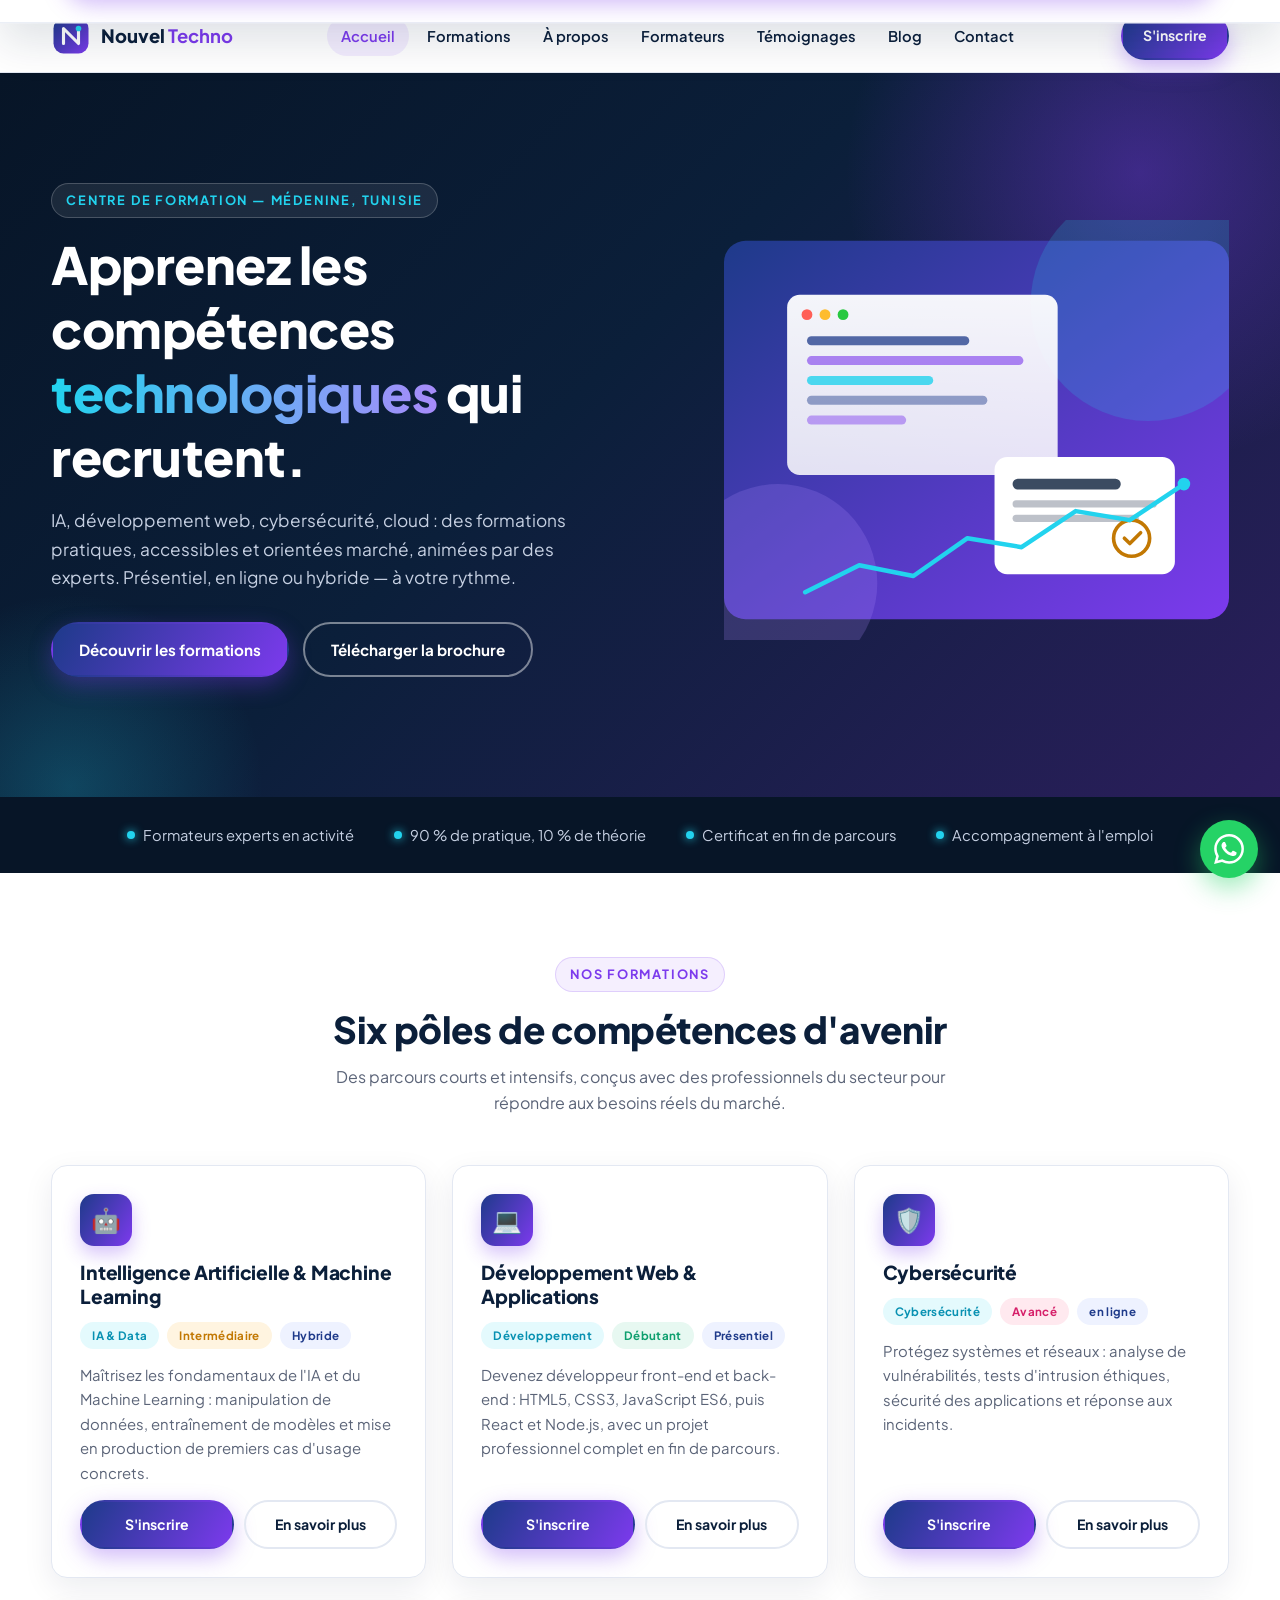
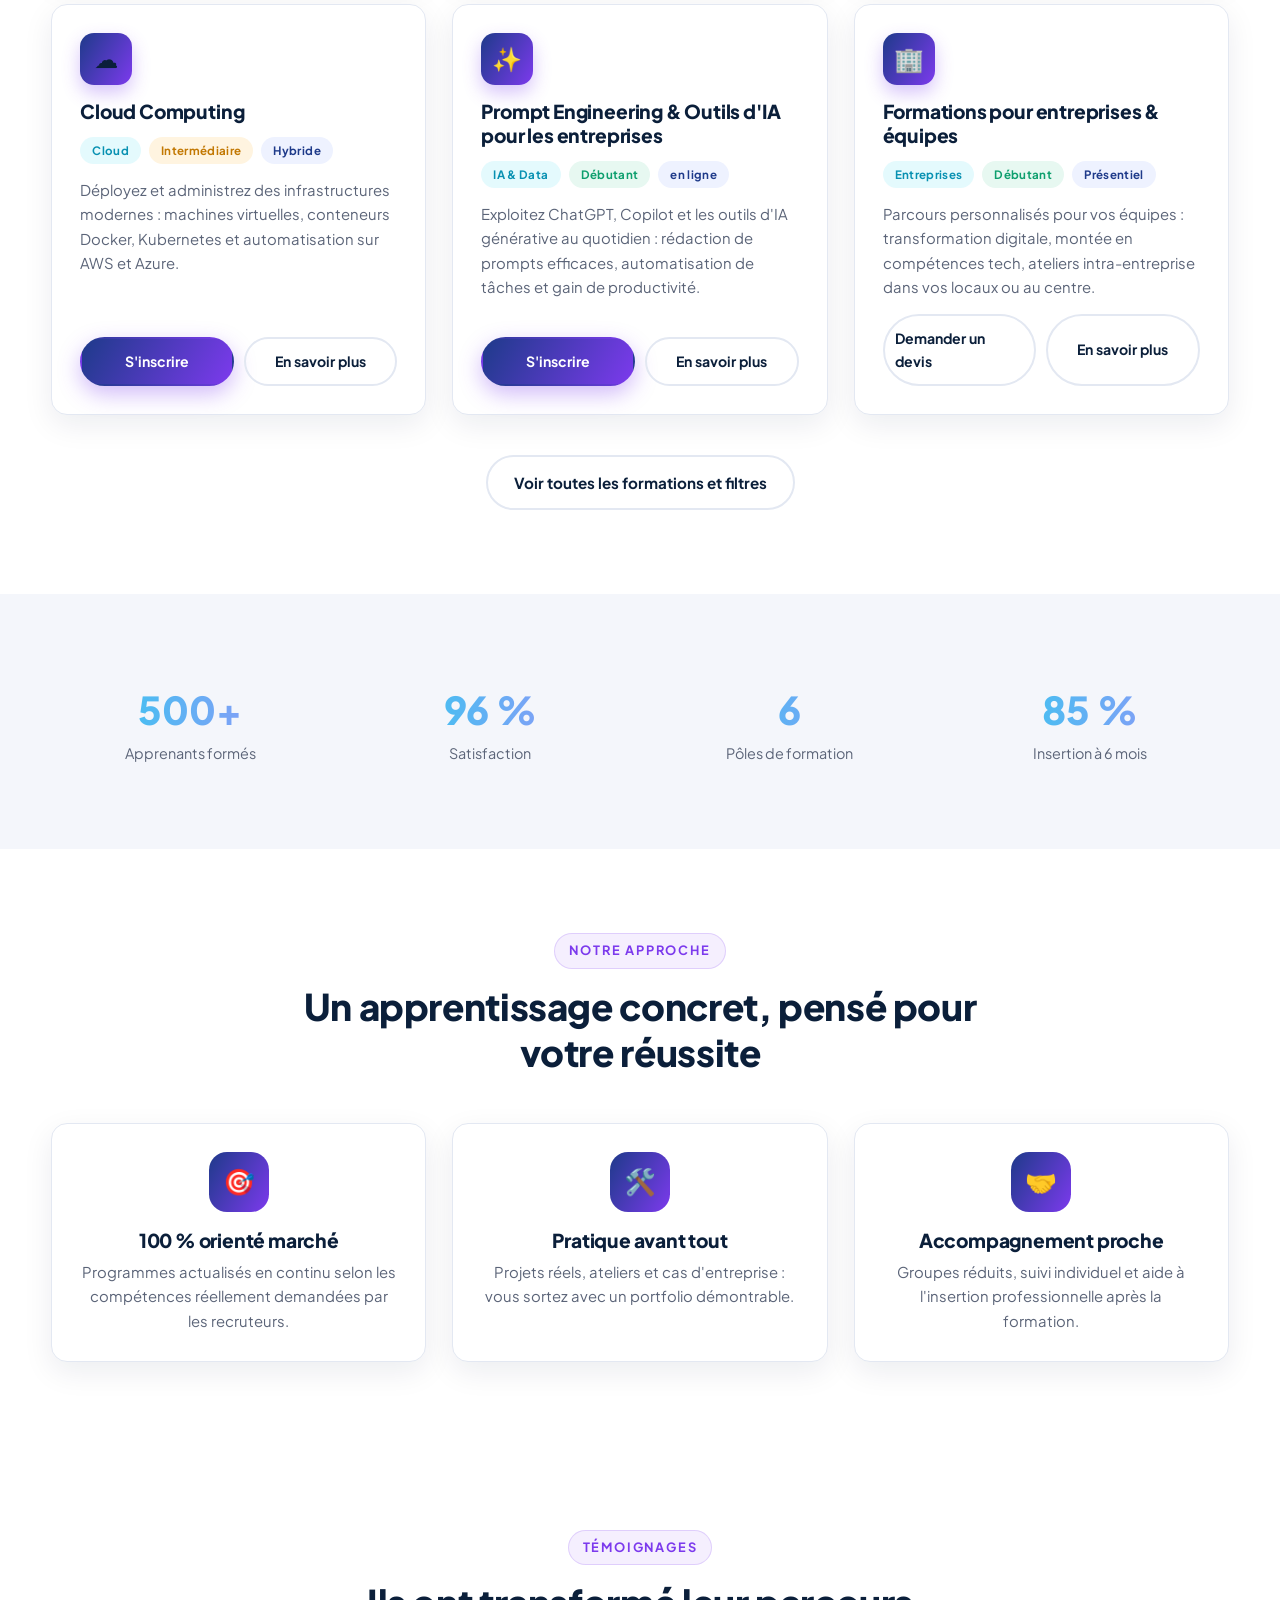
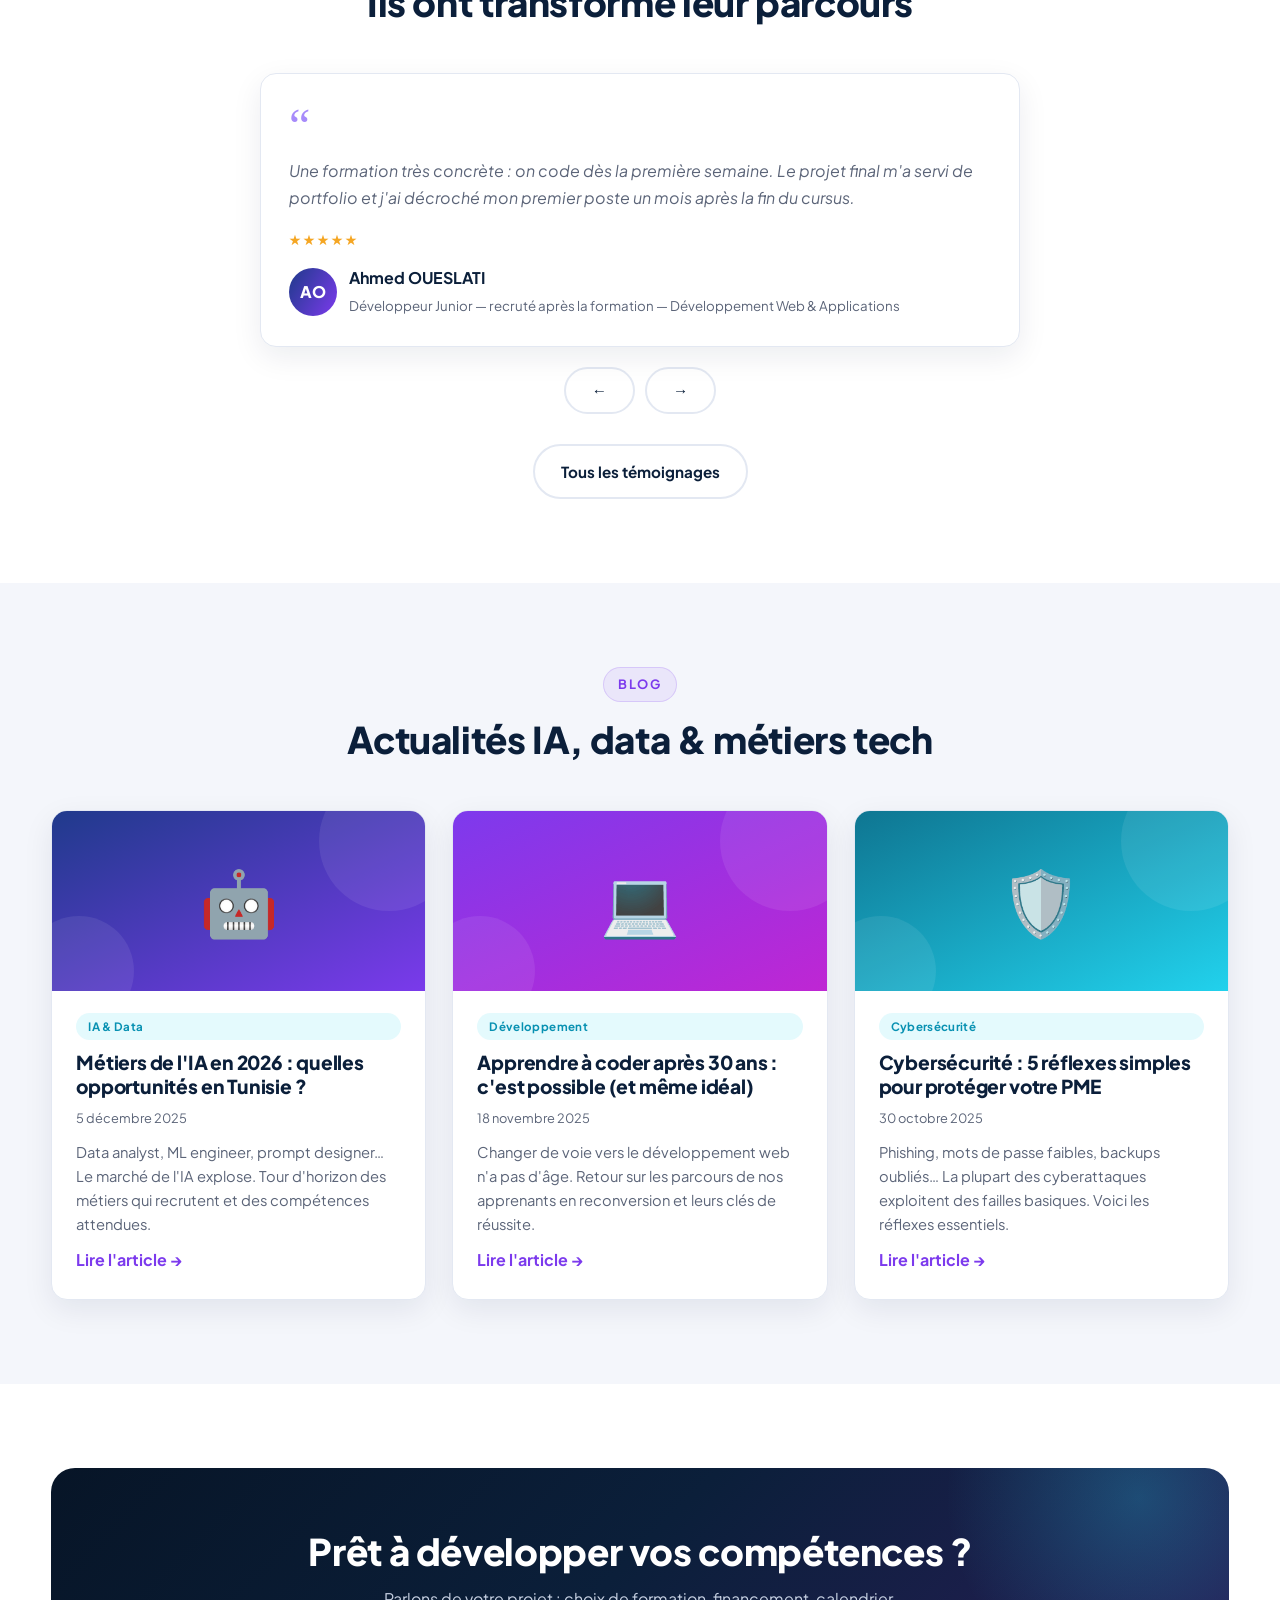
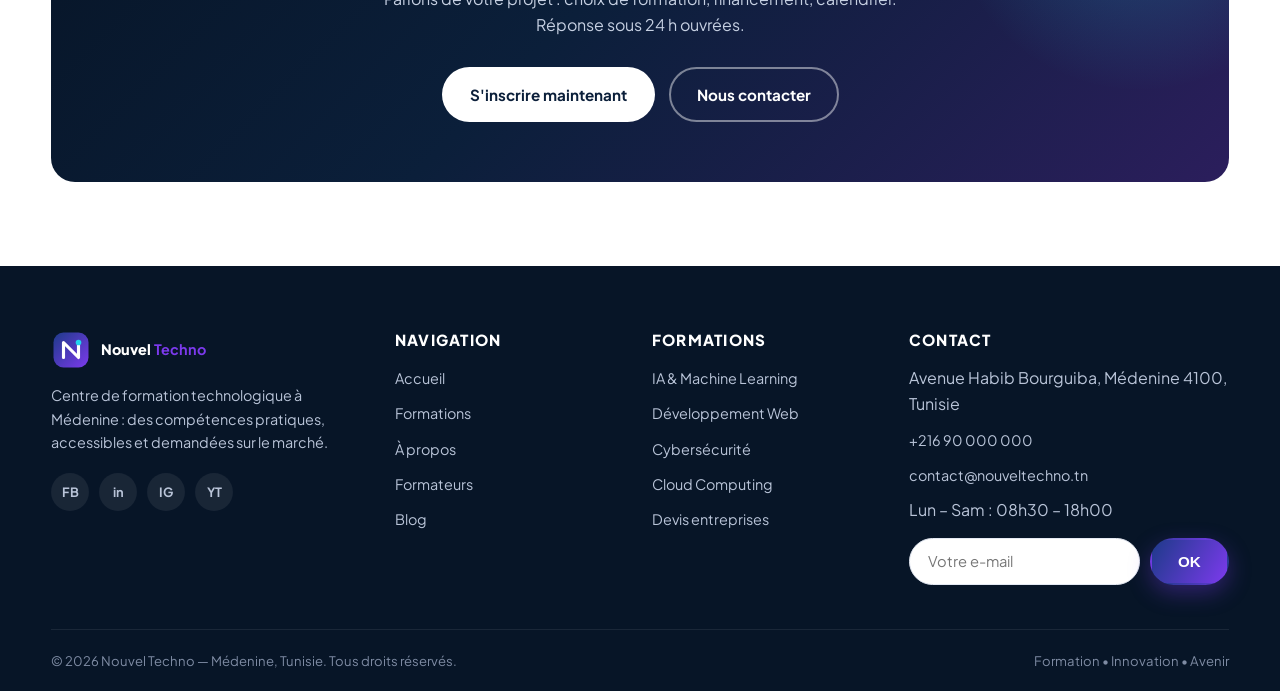
<file: index.html>
<!DOCTYPE html>
<html lang="fr">
<head>
  <!-- ============================================================
       NOUVEL TECHNO — Page d'accueil
       Centre de formation en ligne — Médenine, Tunisie
       ============================================================ -->
  <meta charset="UTF-8">
  <meta name="viewport" content="width=device-width, initial-scale=1.0">
  <title>Nouvel Techno — Centre de formation tech à Médenine | IA, Web, Cybersécurité</title>
  <meta name="description" content="Nouvel Techno : centre de formation pratique à Médenine. IA & Machine Learning, développement web, cybersécurité, cloud, outils d'IA pour entreprises. Formations certifiantes présentielles et en ligne.">
  <link rel="icon" type="image/svg+xml" href="images/logos/favicon.svg">
  <link rel="preconnect" href="https://fonts.googleapis.com">
  <link rel="preconnect" href="https://fonts.gstatic.com" crossorigin>
  <link href="https://fonts.googleapis.com/css2?family=Plus+Jakarta+Sans:wght@400;600;700;800&display=swap" rel="stylesheet">
  <link rel="stylesheet" href="css/style.css">
</head>
<body>

  <!-- ==================== EN-TÊTE & NAVIGATION ==================== -->
  <header class="entete">
    <div class="conteneur entete-inner">
      <a href="index.html" class="logo" aria-label="Nouvel Techno — Accueil">
        <img src="images/logos/logo.svg" alt="">
        <span>Nouvel&nbsp;<b>Techno</b></span>
      </a>
      <nav class="nav-desktop" aria-label="Navigation principale">
        <ul>
          <li><a href="index.html" class="actif">Accueil</a></li>
          <li><a href="formations.html">Formations</a></li>
          <li><a href="a-propos.html">À propos</a></li>
          <li><a href="formateurs.html">Formateurs</a></li>
          <li><a href="temoignages.html">Témoignages</a></li>
          <li><a href="blog.html">Blog</a></li>
          <li><a href="contact.html">Contact</a></li>
        </ul>
      </nav>
      <div class="entete-actions">
        <a class="btn btn-primaire" href="inscription.html">S'inscrire</a>
        <button class="btn-menu" aria-label="Ouvrir le menu" aria-expanded="false">
          <span></span><span></span><span></span>
        </button>
      </div>
    </div>
    <!-- Menu mobile (coulissant) -->
    <nav class="nav-mobile" aria-label="Menu mobile">
      <a href="index.html" class="actif">Accueil</a>
      <a href="formations.html">Formations</a>
      <a href="a-propos.html">À propos</a>
      <a href="formateurs.html">Formateurs</a>
      <a href="temoignages.html">Témoignages</a>
      <a href="blog.html">Blog</a>
      <a href="contact.html">Contact</a>
      <a class="btn btn-primaire" href="inscription.html">S'inscrire</a>
    </nav>
  </header>

  <main>

    <!-- ==================== HÉROS ==================== -->
    <section class="heros">
      <div class="conteneur heros-inner">
        <div>
          <span class="sur-titre">Centre de formation — Médenine, Tunisie</span>
          <h1>Apprenez les compétences <span class="texte-degrade">technologiques</span> qui recrutent.</h1>
          <p class="accroche">
            IA, développement web, cybersécurité, cloud : des formations pratiques,
            accessibles et orientées marché, animées par des experts. Présentiel,
            en ligne ou hybride — à votre rythme.
          </p>
          <div class="heros-actions">
            <a class="btn btn-primaire" href="formations.html">Découvrir les formations</a>
            <a class="btn btn-secondaire" href="documents/brochure-nouvel-techno.pdf" download>Télécharger la brochure</a>
          </div>
        </div>
        <div class="heros-illustration">
          <img src="images/hero-accueil.svg" alt="Illustration : apprenants en formation technologique" width="560" height="420">
        </div>
      </div>
    </section>

    <!-- Bandeau de points de confiance -->
    <section class="confiance" aria-label="Nos garanties">
      <ul class="conteneur confiance-liste">
        <li><span class="point"></span> Formateurs experts en activité</li>
        <li><span class="point"></span> 90 % de pratique, 10 % de théorie</li>
        <li><span class="point"></span> Certificat en fin de parcours</li>
        <li><span class="point"></span> Accompagnement à l'emploi</li>
      </ul>
    </section>

    <!-- ==================== FORMATIONS (aperçu) ==================== -->
    <section class="section">
      <div class="conteneur">
        <div class="section-tete reveal">
          <span class="sur-titre">Nos formations</span>
          <h2>Six pôles de compétences d'avenir</h2>
          <p>Des parcours courts et intensifs, conçus avec des professionnels du secteur pour répondre aux besoins réels du marché.</p>
        </div>
        <!-- Cartes générées par js/main.js depuis js/data.js -->
        <div class="grille grille-3" id="accueil-formations"></div>
        <p style="text-align:center;margin-top:40px;" class="reveal">
          <a class="btn btn-contour" href="formations.html">Voir toutes les formations et filtres</a>
        </p>
      </div>
    </section>

    <!-- ==================== STATISTIQUES ==================== -->
    <section class="section section-fond">
      <div class="conteneur stats reveal">
        <div class="stat"><div class="chiffre">500+</div><div class="libelle">Apprenants formés</div></div>
        <div class="stat"><div class="chiffre">96 %</div><div class="libelle">Satisfaction</div></div>
        <div class="stat"><div class="chiffre">6</div><div class="libelle">Pôles de formation</div></div>
        <div class="stat"><div class="chiffre">85 %</div><div class="libelle">Insertion à 6 mois</div></div>
      </div>
    </section>

    <!-- ==================== POURQUOI NOUS CHOISIR ==================== -->
    <section class="section">
      <div class="conteneur">
        <div class="section-tete reveal">
          <span class="sur-titre">Notre approche</span>
          <h2>Un apprentissage concret, pensé pour votre réussite</h2>
        </div>
        <div class="grille grille-3">
          <article class="carte carte-valeur reveal">
            <div class="icone">🎯</div>
            <h3>100 % orienté marché</h3>
            <p style="color:var(--gris-texte);font-size:.93rem;margin-top:8px;">Programmes actualisés en continu selon les compétences réellement demandées par les recruteurs.</p>
          </article>
          <article class="carte carte-valeur reveal">
            <div class="icone">🛠️</div>
            <h3>Pratique avant tout</h3>
            <p style="color:var(--gris-texte);font-size:.93rem;margin-top:8px;">Projets réels, ateliers et cas d'entreprise : vous sortez avec un portfolio démontrable.</p>
          </article>
          <article class="carte carte-valeur reveal">
            <div class="icone">🤝</div>
            <h3>Accompagnement proche</h3>
            <p style="color:var(--gris-texte);font-size:.93rem;margin-top:8px;">Groupes réduits, suivi individuel et aide à l'insertion professionnelle après la formation.</p>
          </article>
        </div>
      </div>
    </section>

    <!-- ==================== COMPTE À REBOURS + PROCHAINES SESSIONS ==================== -->
    <section class="section section-fond prochaine-session">
      <div class="conteneur" style="text-align:center;">
        <span class="sur-titre">Prochaine session</span>
        <h2>Réservez votre place dès maintenant</h2>
        <p id="session-cible" style="color:var(--gris-texte);margin-top:10px;">Chargement de la prochaine session…</p>

        <!-- Compte à rebours (mis à jour chaque seconde par js/main.js) -->
        <div class="compte-a-rebours" id="compte-a-rebours" role="timer" aria-label="Temps restant avant la prochaine session">
          <div class="cadrage"><div class="valeur" id="car-jours">00</div><div class="etiquette">Jours</div></div>
          <div class="cadrage"><div class="valeur" id="car-heures">00</div><div class="etiquette">Heures</div></div>
          <div class="cadrage"><div class="valeur" id="car-minutes">00</div><div class="etiquette">Minutes</div></div>
          <div class="cadrage"><div class="valeur" id="car-secondes">00</div><div class="etiquette">Secondes</div></div>
        </div>

        <!-- Calendrier des 3 prochaines sessions -->
        <div style="display:grid;gap:14px;margin-top:48px;text-align:left;" id="accueil-sessions"></div>
        <a class="btn btn-contour" href="formations.html#calendrier" style="margin-top:26px;">Voir tout le calendrier</a>
      </div>
    </section>

    <!-- ==================== TÉMOIGNAGE (carrousel) ==================== -->
    <section class="section">
      <div class="conteneur" style="max-width:760px;">
        <div class="section-tete reveal">
          <span class="sur-titre">Témoignages</span>
          <h2>Ils ont transformé leur parcours</h2>
        </div>
        <div id="accueil-temoignage"></div>
        <p style="text-align:center;margin-top:30px;" class="reveal">
          <a class="btn btn-contour" href="temoignages.html">Tous les témoignages</a>
        </p>
      </div>
    </section>

    <!-- ==================== BLOG (derniers articles) ==================== -->
    <section class="section section-fond">
      <div class="conteneur">
        <div class="section-tete reveal">
          <span class="sur-titre">Blog</span>
          <h2>Actualités IA, data & métiers tech</h2>
        </div>
        <div class="grille grille-3" id="accueil-articles"></div>
      </div>
    </section>

    <!-- ==================== CTA FINAL ==================== -->
    <section class="section">
      <div class="conteneur">
        <div class="cta-banniere reveal">
          <h2>Prêt à développer vos compétences ?</h2>
          <p>Parlons de votre projet : choix de formation, financement, calendrier. Réponse sous 24 h ouvrées.</p>
          <div class="heros-actions" style="justify-content:center;">
            <a class="btn btn-clair" href="inscription.html">S'inscrire maintenant</a>
            <a class="btn btn-secondaire" href="contact.html">Nous contacter</a>
          </div>
        </div>
      </div>
    </section>

  </main>

  <!-- ==================== PIED DE PAGE ==================== -->
  <footer class="pied">
    <div class="conteneur pied-grille">
      <div>
        <a href="index.html" class="logo"><img src="images/logos/logo-blanc.svg" alt=""><span>Nouvel&nbsp;<b>Techno</b></span></a>
        <p class="presentation">Centre de formation technologique à Médenine : des compétences pratiques, accessibles et demandées sur le marché.</p>
        <div class="reseaux">
          <a href="https://facebook.com" target="_blank" rel="noopener" aria-label="Facebook">FB</a>
          <a href="https://linkedin.com" target="_blank" rel="noopener" aria-label="LinkedIn">in</a>
          <a href="https://instagram.com" target="_blank" rel="noopener" aria-label="Instagram">IG</a>
          <a href="https://youtube.com" target="_blank" rel="noopener" aria-label="YouTube">YT</a>
        </div>
      </div>
      <div>
        <h4>Navigation</h4>
        <ul>
          <li><a href="index.html">Accueil</a></li>
          <li><a href="formations.html">Formations</a></li>
          <li><a href="a-propos.html">À propos</a></li>
          <li><a href="formateurs.html">Formateurs</a></li>
          <li><a href="blog.html">Blog</a></li>
        </ul>
      </div>
      <div>
        <h4>Formations</h4>
        <ul>
          <li><a href="formations.html">IA & Machine Learning</a></li>
          <li><a href="formations.html">Développement Web</a></li>
          <li><a href="formations.html">Cybersécurité</a></li>
          <li><a href="formations.html">Cloud Computing</a></li>
          <li><a href="contact.html?type=devis">Devis entreprises</a></li>
        </ul>
      </div>
      <div>
        <h4>Contact</h4>
        <ul>
          <li>Avenue Habib Bourguiba, Médenine 4100, Tunisie</li>
          <li><a href="tel:+216900000000">+216 90 000 000</a></li>
          <li><a href="mailto:contact@nouveltechno.tn">contact@nouveltechno.tn</a></li>
          <li>Lun – Sam : 08h30 – 18h00</li>
        </ul>
        <!-- Newsletter -->
        <form data-newsletter style="margin-top:14px;" aria-label="Inscription à la newsletter">
          <div class="newsletter">
            <input type="email" placeholder="Votre e-mail" required aria-label="Adresse e-mail">
            <button class="btn btn-primaire" type="submit">OK</button>
          </div>
        </form>
      </div>
    </div>
    <div class="conteneur pied-bas">
      <span>© 2026 Nouvel Techno — Médenine, Tunisie. Tous droits réservés.</span>
      <span>Formation • Innovation • Avenir</span>
    </div>
  </footer>

  <!-- Bouton WhatsApp flottant (numéro à remplacer dans js/data.js) -->
  <a class="btn-whatsapp" href="https://wa.me/216900000000?text=Bonjour%20Nouvel%20Techno%2C%20je%20souhaite%20un%20renseignement."
     target="_blank" rel="noopener" aria-label="Nous écrire sur WhatsApp">
    <svg viewBox="0 0 24 24" aria-hidden="true"><path d="M17.472 14.382c-.297-.149-1.758-.867-2.03-.967-.273-.099-.471-.148-.67.15-.197.297-.767.966-.94 1.164-.173.199-.347.223-.644.075-.297-.15-1.255-.463-2.39-1.475-.883-.788-1.48-1.761-1.653-2.059-.173-.297-.018-.458.13-.606.134-.133.298-.347.446-.52.149-.174.198-.298.298-.497.099-.198.05-.371-.025-.52-.075-.149-.669-1.612-.916-2.207-.242-.579-.487-.5-.669-.51-.173-.008-.371-.01-.57-.01-.198 0-.52.074-.792.372-.272.297-1.04 1.016-1.04 2.479 0 1.462 1.065 2.875 1.213 3.074.149.198 2.096 3.2 5.077 4.487.709.306 1.262.489 1.694.625.712.227 1.36.195 1.871.118.571-.085 1.758-.719 2.006-1.413.248-.694.248-1.289.173-1.413-.074-.124-.272-.198-.57-.347m-5.421 7.403h-.004a9.87 9.87 0 0 1-5.031-1.378l-.361-.214-3.741.982.998-3.648-.235-.374a9.86 9.86 0 0 1-1.51-5.26c.001-5.45 4.436-9.884 9.888-9.884 2.64 0 5.122 1.03 6.988 2.898a9.825 9.825 0 0 1 2.893 6.994c-.003 5.45-4.437 9.884-9.885 9.884m8.413-18.297A11.815 11.815 0 0 0 12.05 0C5.495 0 .16 5.335.157 11.892c0 2.096.547 4.142 1.588 5.945L.057 24l6.305-1.654a11.882 11.882 0 0 0 5.683 1.448h.005c6.554 0 11.89-5.335 11.893-11.893a11.821 11.821 0 0 0-3.48-8.413z"/></svg>
  </a>
  <button class="btn-haut" aria-label="Retour en haut de page">↑</button>

  <!-- Modale de lecture d'article -->
  <div class="modale-fond" id="modale-article" role="dialog" aria-modal="true" aria-label="Lecture d'article">
    <div class="modale">
      <button class="fermer" aria-label="Fermer">✕</button>
      <div id="contenu-article"></div>
    </div>
  </div>

  <!-- Scripts : données puis interactions -->
  <script src="js/data.js"></script>
  <script src="js/main.js"></script>
</body>
</html>
</file>
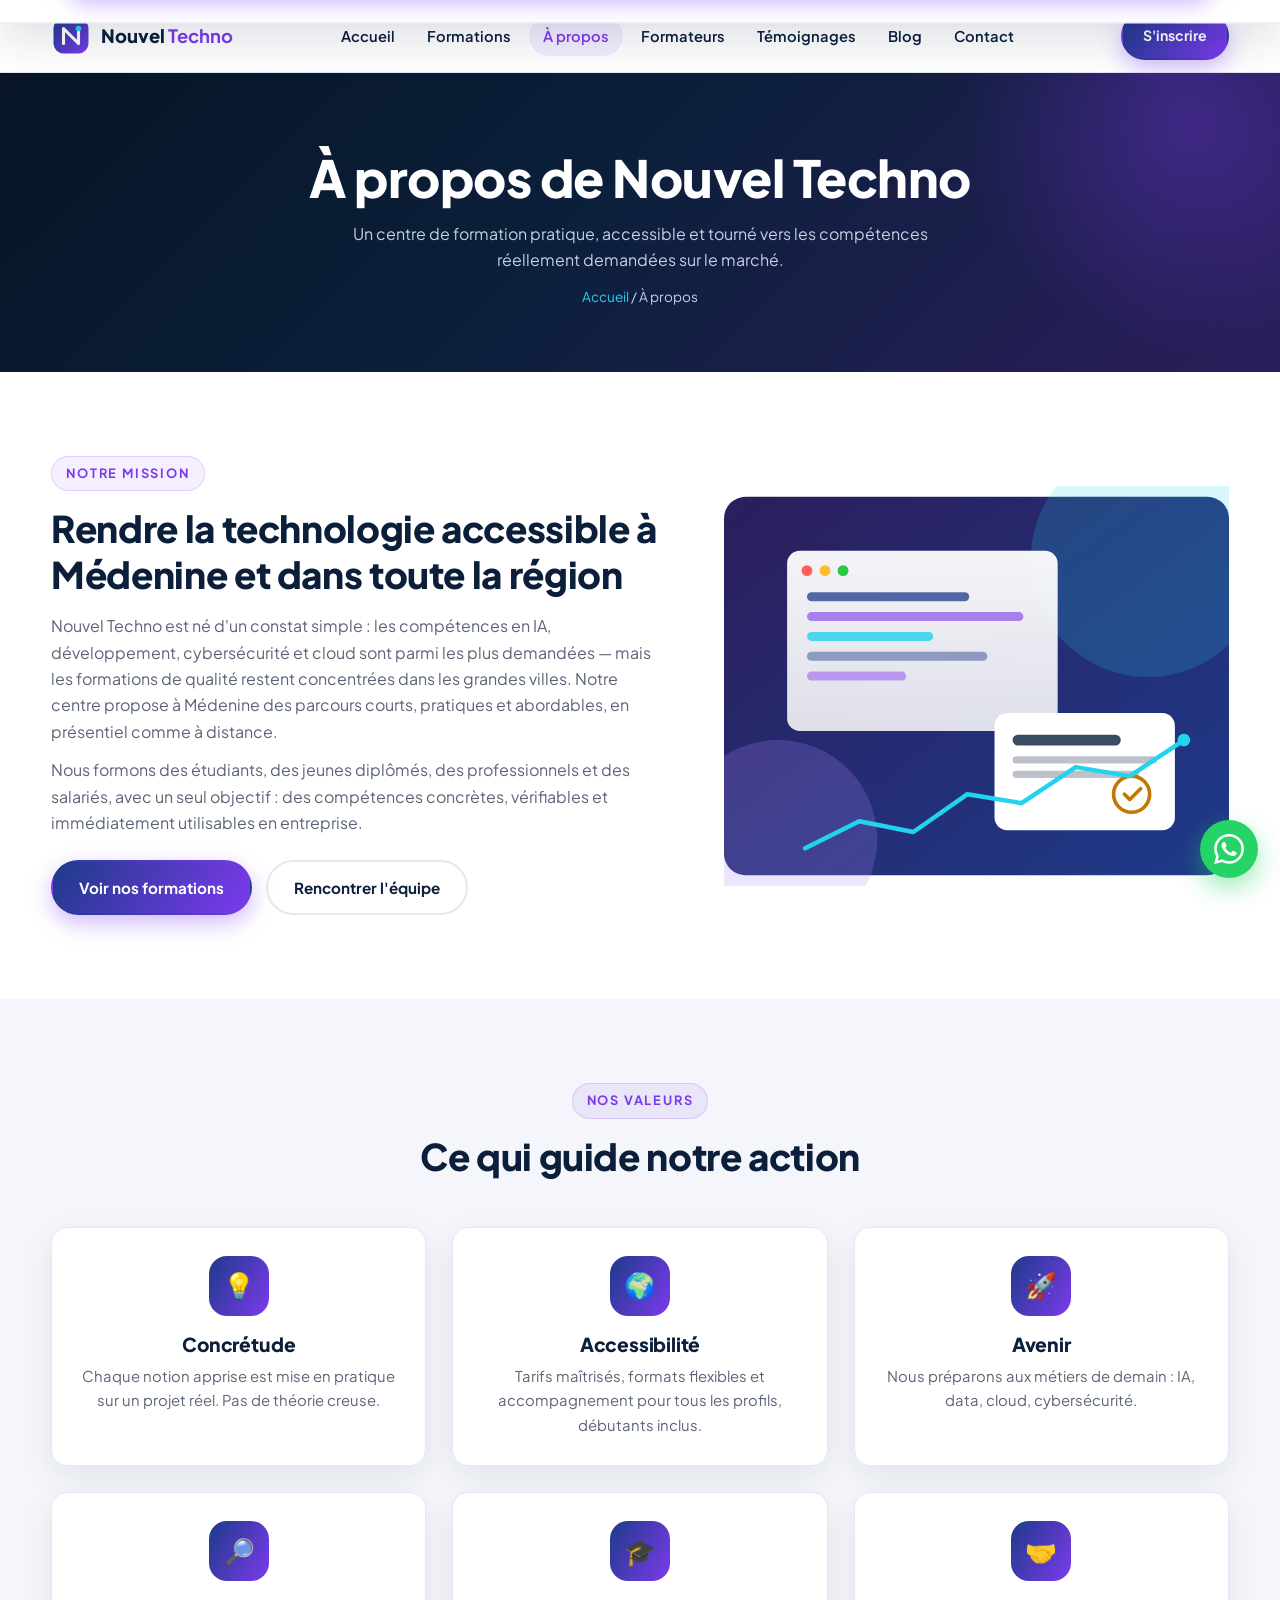
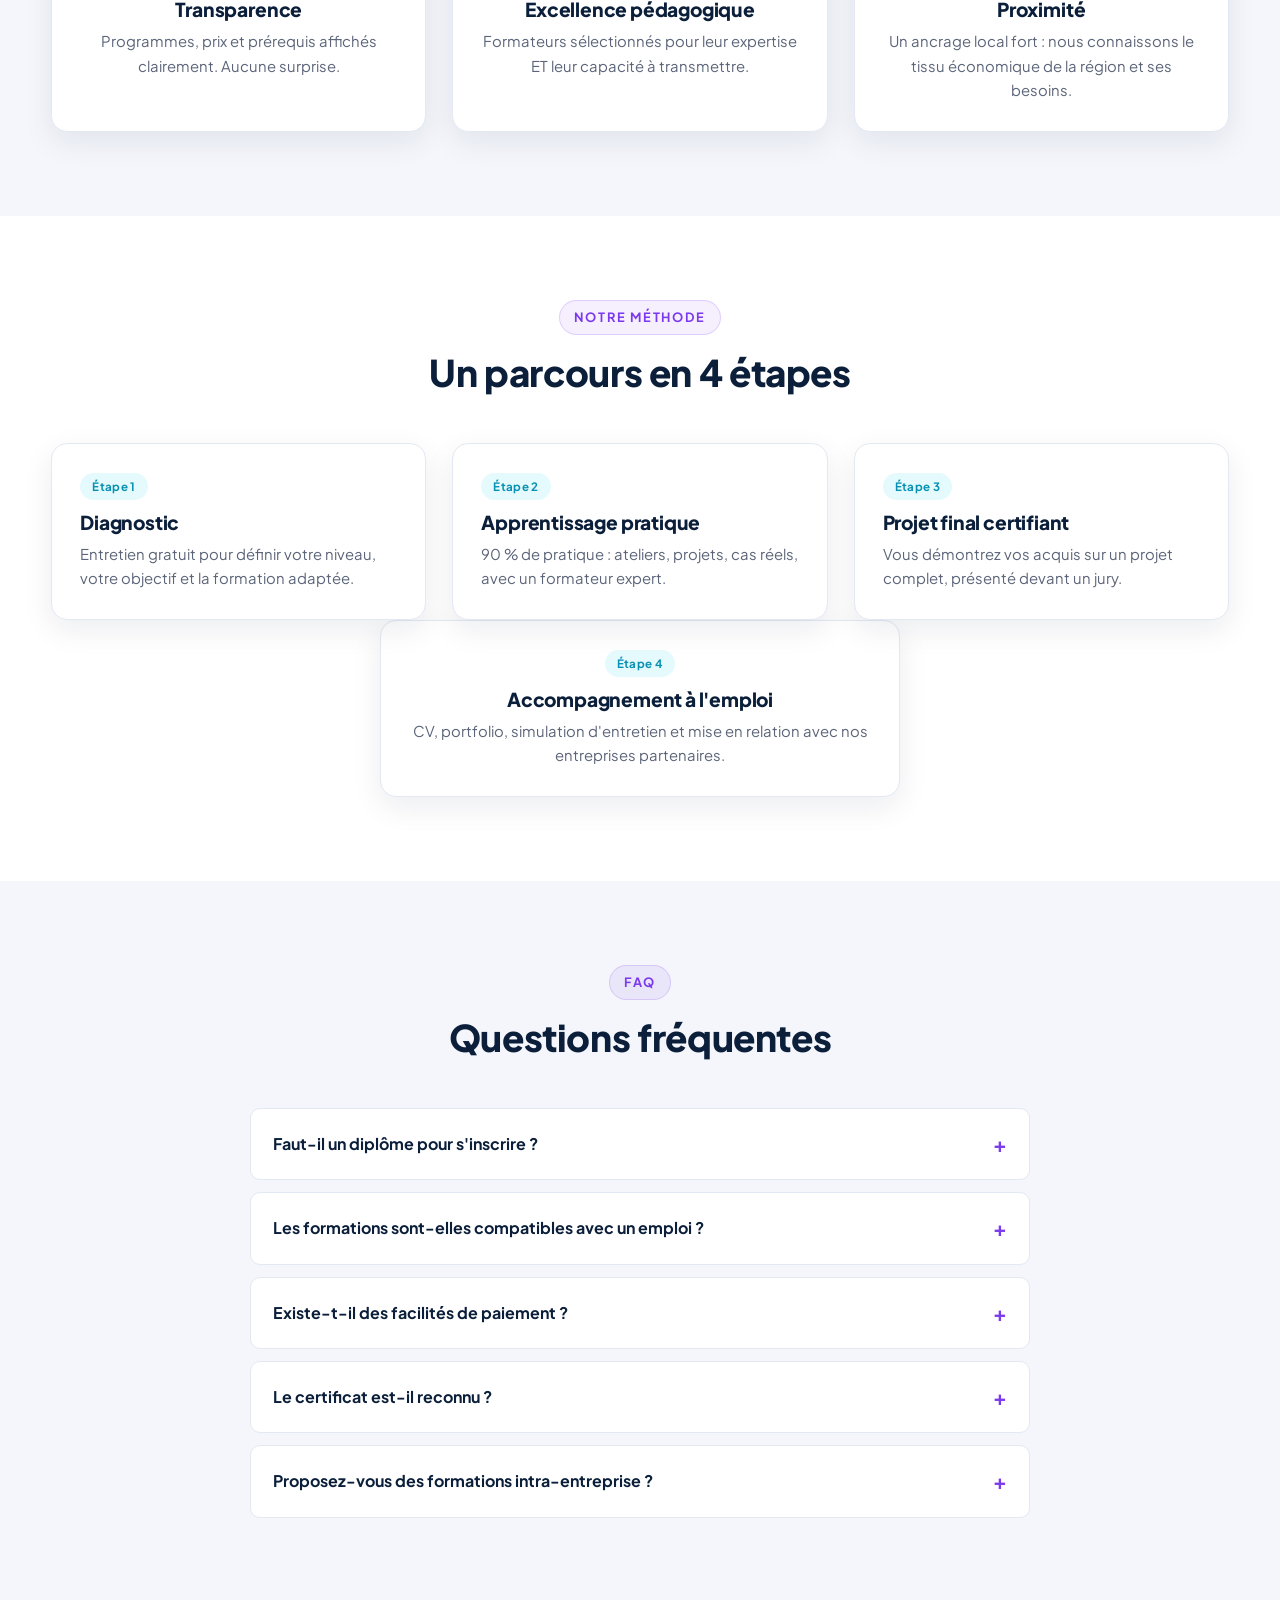
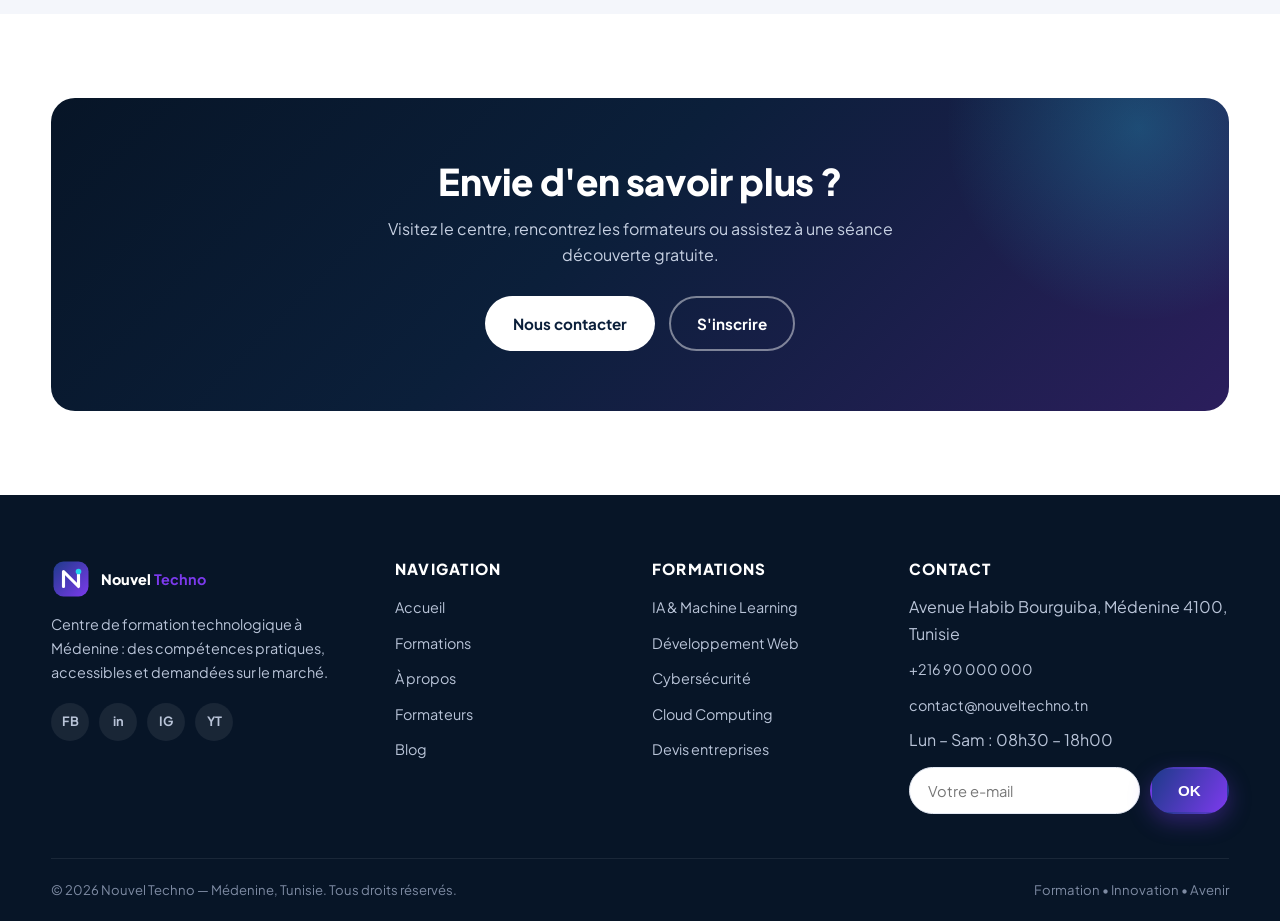
<file: a-propos.html>
<!DOCTYPE html>
<html lang="fr">
<head>
  <!-- ============================================================
       NOUVEL TECHNO — Page À propos
       Mission, valeurs, méthode pédagogique, FAQ
       ============================================================ -->
  <meta charset="UTF-8">
  <meta name="viewport" content="width=device-width, initial-scale=1.0">
  <title>À propos — Nouvel Techno | Centre de formation à Médenine</title>
  <meta name="description" content="Découvrez Nouvel Techno : notre mission, notre méthode pédagogique pratique et notre engagement pour les compétences technologiques dans le Sud tunisien.">
  <link rel="icon" type="image/svg+xml" href="images/logos/favicon.svg">
  <link rel="preconnect" href="https://fonts.googleapis.com">
  <link rel="preconnect" href="https://fonts.gstatic.com" crossorigin>
  <link href="https://fonts.googleapis.com/css2?family=Plus+Jakarta+Sans:wght@400;600;700;800&display=swap" rel="stylesheet">
  <link rel="stylesheet" href="css/style.css">
</head>
<body>

  <!-- ==================== EN-TÊTE & NAVIGATION ==================== -->
  <header class="entete">
    <div class="conteneur entete-inner">
      <a href="index.html" class="logo" aria-label="Nouvel Techno — Accueil">
        <img src="images/logos/logo.svg" alt="">
        <span>Nouvel&nbsp;<b>Techno</b></span>
      </a>
      <nav class="nav-desktop" aria-label="Navigation principale">
        <ul>
          <li><a href="index.html">Accueil</a></li>
          <li><a href="formations.html">Formations</a></li>
          <li><a href="a-propos.html" class="actif">À propos</a></li>
          <li><a href="formateurs.html">Formateurs</a></li>
          <li><a href="temoignages.html">Témoignages</a></li>
          <li><a href="blog.html">Blog</a></li>
          <li><a href="contact.html">Contact</a></li>
        </ul>
      </nav>
      <div class="entete-actions">
        <a class="btn btn-primaire" href="inscription.html">S'inscrire</a>
        <button class="btn-menu" aria-label="Ouvrir le menu" aria-expanded="false">
          <span></span><span></span><span></span>
        </button>
      </div>
    </div>
    <nav class="nav-mobile" aria-label="Menu mobile">
      <a href="index.html">Accueil</a>
      <a href="formations.html">Formations</a>
      <a href="a-propos.html" class="actif">À propos</a>
      <a href="formateurs.html">Formateurs</a>
      <a href="temoignages.html">Témoignages</a>
      <a href="blog.html">Blog</a>
      <a href="contact.html">Contact</a>
      <a class="btn btn-primaire" href="inscription.html">S'inscrire</a>
    </nav>
  </header>

  <main>

    <!-- ==================== BANDEAU ==================== -->
    <section class="bandeau">
      <div class="conteneur">
        <h1>À propos de Nouvel Techno</h1>
        <p>Un centre de formation pratique, accessible et tourné vers les compétences réellement demandées sur le marché.</p>
        <p class="fil-ariane"><a href="index.html">Accueil</a> / À propos</p>
      </div>
    </section>

    <!-- ==================== MISSION ==================== -->
    <section class="section">
      <div class="conteneur heros-inner">
        <div class="reveal">
          <span class="sur-titre">Notre mission</span>
          <h2>Rendre la technologie accessible à Médenine et dans toute la région</h2>
          <p style="color:var(--gris-texte);margin-top:16px;">
            Nouvel Techno est né d'un constat simple : les compétences en IA, développement,
            cybersécurité et cloud sont parmi les plus demandées — mais les formations de qualité
            restent concentrées dans les grandes villes. Notre centre propose à Médenine des
            parcours courts, pratiques et abordables, en présentiel comme à distance.
          </p>
          <p style="color:var(--gris-texte);margin-top:12px;">
            Nous formons des étudiants, des jeunes diplômés, des professionnels et des salariés,
            avec un seul objectif : des compétences concrètes, vérifiables et immédiatement
            utilisables en entreprise.
          </p>
          <div class="heros-actions" style="margin-top:24px;">
            <a class="btn btn-primaire" href="formations.html">Voir nos formations</a>
            <a class="btn btn-contour" href="contact.html">Rencontrer l'équipe</a>
          </div>
        </div>
        <div class="reveal">
          <img src="images/a-propos.svg" alt="Illustration : notre centre de formation" width="520" height="400">
        </div>
      </div>
    </section>

    <!-- ==================== VALEURS ==================== -->
    <section class="section section-fond">
      <div class="conteneur">
        <div class="section-tete reveal">
          <span class="sur-titre">Nos valeurs</span>
          <h2>Ce qui guide notre action</h2>
        </div>
        <div class="grille grille-3">
          <article class="carte carte-valeur reveal">
            <div class="icone">💡</div>
            <h3>Concrétude</h3>
            <p style="color:var(--gris-texte);font-size:.93rem;margin-top:8px;">Chaque notion apprise est mise en pratique sur un projet réel. Pas de théorie creuse.</p>
          </article>
          <article class="carte carte-valeur reveal">
            <div class="icone">🌍</div>
            <h3>Accessibilité</h3>
            <p style="color:var(--gris-texte);font-size:.93rem;margin-top:8px;">Tarifs maîtrisés, formats flexibles et accompagnement pour tous les profils, débutants inclus.</p>
          </article>
          <article class="carte carte-valeur reveal">
            <div class="icone">🚀</div>
            <h3>Avenir</h3>
            <p style="color:var(--gris-texte);font-size:.93rem;margin-top:8px;">Nous préparons aux métiers de demain : IA, data, cloud, cybersécurité.</p>
          </article>
          <article class="carte carte-valeur reveal">
            <div class="icone">🔎</div>
            <h3>Transparence</h3>
            <p style="color:var(--gris-texte);font-size:.93rem;margin-top:8px;">Programmes, prix et prérequis affichés clairement. Aucune surprise.</p>
          </article>
          <article class="carte carte-valeur reveal">
            <div class="icone">🎓</div>
            <h3>Excellence pédagogique</h3>
            <p style="color:var(--gris-texte);font-size:.93rem;margin-top:8px;">Formateurs sélectionnés pour leur expertise ET leur capacité à transmettre.</p>
          </article>
          <article class="carte carte-valeur reveal">
            <div class="icone">🤝</div>
            <h3>Proximité</h3>
            <p style="color:var(--gris-texte);font-size:.93rem;margin-top:8px;">Un ancrage local fort : nous connaissons le tissu économique de la région et ses besoins.</p>
          </article>
        </div>
      </div>
    </section>

    <!-- ==================== MÉTHODE ==================== -->
    <section class="section">
      <div class="conteneur">
        <div class="section-tete reveal">
          <span class="sur-titre">Notre méthode</span>
          <h2>Un parcours en 4 étapes</h2>
        </div>
        <div class="grille grille-3">
          <article class="carte reveal">
            <span class="badge badge-categorie">Étape 1</span>
            <h3 style="margin:10px 0 8px;">Diagnostic</h3>
            <p style="color:var(--gris-texte);font-size:.93rem;">Entretien gratuit pour définir votre niveau, votre objectif et la formation adaptée.</p>
          </article>
          <article class="carte reveal">
            <span class="badge badge-categorie">Étape 2</span>
            <h3 style="margin:10px 0 8px;">Apprentissage pratique</h3>
            <p style="color:var(--gris-texte);font-size:.93rem;">90 % de pratique : ateliers, projets, cas réels, avec un formateur expert.</p>
          </article>
          <article class="carte reveal">
            <span class="badge badge-categorie">Étape 3</span>
            <h3 style="margin:10px 0 8px;">Projet final certifiant</h3>
            <p style="color:var(--gris-texte);font-size:.93rem;">Vous démontrez vos acquis sur un projet complet, présenté devant un jury.</p>
          </article>
        </div>
        <div style="max-width:520px;margin:0 auto;" class="reveal">
          <article class="carte" style="text-align:center;">
            <span class="badge badge-categorie">Étape 4</span>
            <h3 style="margin:10px 0 8px;">Accompagnement à l'emploi</h3>
            <p style="color:var(--gris-texte);font-size:.93rem;">CV, portfolio, simulation d'entretien et mise en relation avec nos entreprises partenaires.</p>
          </article>
        </div>
      </div>
    </section>

    <!-- ==================== FAQ ==================== -->
    <section class="section section-fond">
      <div class="conteneur" style="max-width:780px;">
        <div class="section-tete reveal">
          <span class="sur-titre">FAQ</span>
          <h2>Questions fréquentes</h2>
        </div>
        <div class="faq reveal">
          <details>
            <summary>Faut-il un diplôme pour s'inscrire ?</summary>
            <p>Non. Nos formations sont ouvertes à tous. Seules certaines formations avancées (cybersécurité, IA) demandent des bases techniques, indiquées dans les prérequis.</p>
          </details>
          <details>
            <summary>Les formations sont-elles compatibles avec un emploi ?</summary>
            <p>Oui : la plupart des sessions ont lieu en soirée ou le samedi, et les formats en ligne ou hybrides permettent de suivre depuis chez vous.</p>
          </details>
          <details>
            <summary>Existe-t-il des facilités de paiement ?</summary>
            <p>Oui, un paiement en plusieurs tranches est possible. Contactez-nous pour étudier votre situation.</p>
          </details>
          <details>
            <summary>Le certificat est-il reconnu ?</summary>
            <p>Chaque formation délivre un certificat de fin de formation Nouvel Techno. Certaines préparations incluent en plus des certifications reconnues (AWS, CEH…).</p>
          </details>
          <details>
            <summary>Proposez-vous des formations intra-entreprise ?</summary>
            <p>Oui, nous concevons des programmes sur mesure pour les équipes, dans vos locaux ou au centre. Demandez un devis via la page Contact.</p>
          </details>
        </div>
      </div>
    </section>

    <!-- ==================== CTA ==================== -->
    <section class="section">
      <div class="conteneur">
        <div class="cta-banniere reveal">
          <h2>Envie d'en savoir plus ?</h2>
          <p>Visitez le centre, rencontrez les formateurs ou assistez à une séance découverte gratuite.</p>
          <div class="heros-actions" style="justify-content:center;">
            <a class="btn btn-clair" href="contact.html">Nous contacter</a>
            <a class="btn btn-secondaire" href="inscription.html">S'inscrire</a>
          </div>
        </div>
      </div>
    </section>

  </main>

  <!-- ==================== PIED DE PAGE ==================== -->
  <footer class="pied">
    <div class="conteneur pied-grille">
      <div>
        <a href="index.html" class="logo"><img src="images/logos/logo-blanc.svg" alt=""><span>Nouvel&nbsp;<b>Techno</b></span></a>
        <p class="presentation">Centre de formation technologique à Médenine : des compétences pratiques, accessibles et demandées sur le marché.</p>
        <div class="reseaux">
          <a href="https://facebook.com" target="_blank" rel="noopener" aria-label="Facebook">FB</a>
          <a href="https://linkedin.com" target="_blank" rel="noopener" aria-label="LinkedIn">in</a>
          <a href="https://instagram.com" target="_blank" rel="noopener" aria-label="Instagram">IG</a>
          <a href="https://youtube.com" target="_blank" rel="noopener" aria-label="YouTube">YT</a>
        </div>
      </div>
      <div>
        <h4>Navigation</h4>
        <ul>
          <li><a href="index.html">Accueil</a></li>
          <li><a href="formations.html">Formations</a></li>
          <li><a href="a-propos.html">À propos</a></li>
          <li><a href="formateurs.html">Formateurs</a></li>
          <li><a href="blog.html">Blog</a></li>
        </ul>
      </div>
      <div>
        <h4>Formations</h4>
        <ul>
          <li><a href="formations.html">IA & Machine Learning</a></li>
          <li><a href="formations.html">Développement Web</a></li>
          <li><a href="formations.html">Cybersécurité</a></li>
          <li><a href="formations.html">Cloud Computing</a></li>
          <li><a href="contact.html?type=devis">Devis entreprises</a></li>
        </ul>
      </div>
      <div>
        <h4>Contact</h4>
        <ul>
          <li>Avenue Habib Bourguiba, Médenine 4100, Tunisie</li>
          <li><a href="tel:+216900000000">+216 90 000 000</a></li>
          <li><a href="mailto:contact@nouveltechno.tn">contact@nouveltechno.tn</a></li>
          <li>Lun – Sam : 08h30 – 18h00</li>
        </ul>
        <form data-newsletter style="margin-top:14px;" aria-label="Inscription à la newsletter">
          <div class="newsletter">
            <input type="email" placeholder="Votre e-mail" required aria-label="Adresse e-mail">
            <button class="btn btn-primaire" type="submit">OK</button>
          </div>
        </form>
      </div>
    </div>
    <div class="conteneur pied-bas">
      <span>© 2026 Nouvel Techno — Médenine, Tunisie. Tous droits réservés.</span>
      <span>Formation • Innovation • Avenir</span>
    </div>
  </footer>

  <a class="btn-whatsapp" href="https://wa.me/216900000000?text=Bonjour%20Nouvel%20Techno%2C%20je%20souhaite%20un%20renseignement."
     target="_blank" rel="noopener" aria-label="Nous écrire sur WhatsApp">
    <svg viewBox="0 0 24 24" aria-hidden="true"><path d="M17.472 14.382c-.297-.149-1.758-.867-2.03-.967-.273-.099-.471-.148-.67.15-.197.297-.767.966-.94 1.164-.173.199-.347.223-.644.075-.297-.15-1.255-.463-2.39-1.475-.883-.788-1.48-1.761-1.653-2.059-.173-.297-.018-.458.13-.606.134-.133.298-.347.446-.52.149-.174.198-.298.298-.497.099-.198.05-.371-.025-.52-.075-.149-.669-1.612-.916-2.207-.242-.579-.487-.5-.669-.51-.173-.008-.371-.01-.57-.01-.198 0-.52.074-.792.372-.272.297-1.04 1.016-1.04 2.479 0 1.462 1.065 2.875 1.213 3.074.149.198 2.096 3.2 5.077 4.487.709.306 1.262.489 1.694.625.712.227 1.36.195 1.871.118.571-.085 1.758-.719 2.006-1.413.248-.694.248-1.289.173-1.413-.074-.124-.272-.198-.57-.347m-5.421 7.403h-.004a9.87 9.87 0 0 1-5.031-1.378l-.361-.214-3.741.982.998-3.648-.235-.374a9.86 9.86 0 0 1-1.51-5.26c.001-5.45 4.436-9.884 9.888-9.884 2.64 0 5.122 1.03 6.988 2.898a9.825 9.825 0 0 1 2.893 6.994c-.003 5.45-4.437 9.884-9.885 9.884m8.413-18.297A11.815 11.815 0 0 0 12.05 0C5.495 0 .16 5.335.157 11.892c0 2.096.547 4.142 1.588 5.945L.057 24l6.305-1.654a11.882 11.882 0 0 0 5.683 1.448h.005c6.554 0 11.89-5.335 11.893-11.893a11.821 11.821 0 0 0-3.48-8.413z"/></svg>
  </a>
  <button class="btn-haut" aria-label="Retour en haut de page">↑</button>

  <script src="js/data.js"></script>
  <script src="js/main.js"></script>
</body>
</html>
</file>
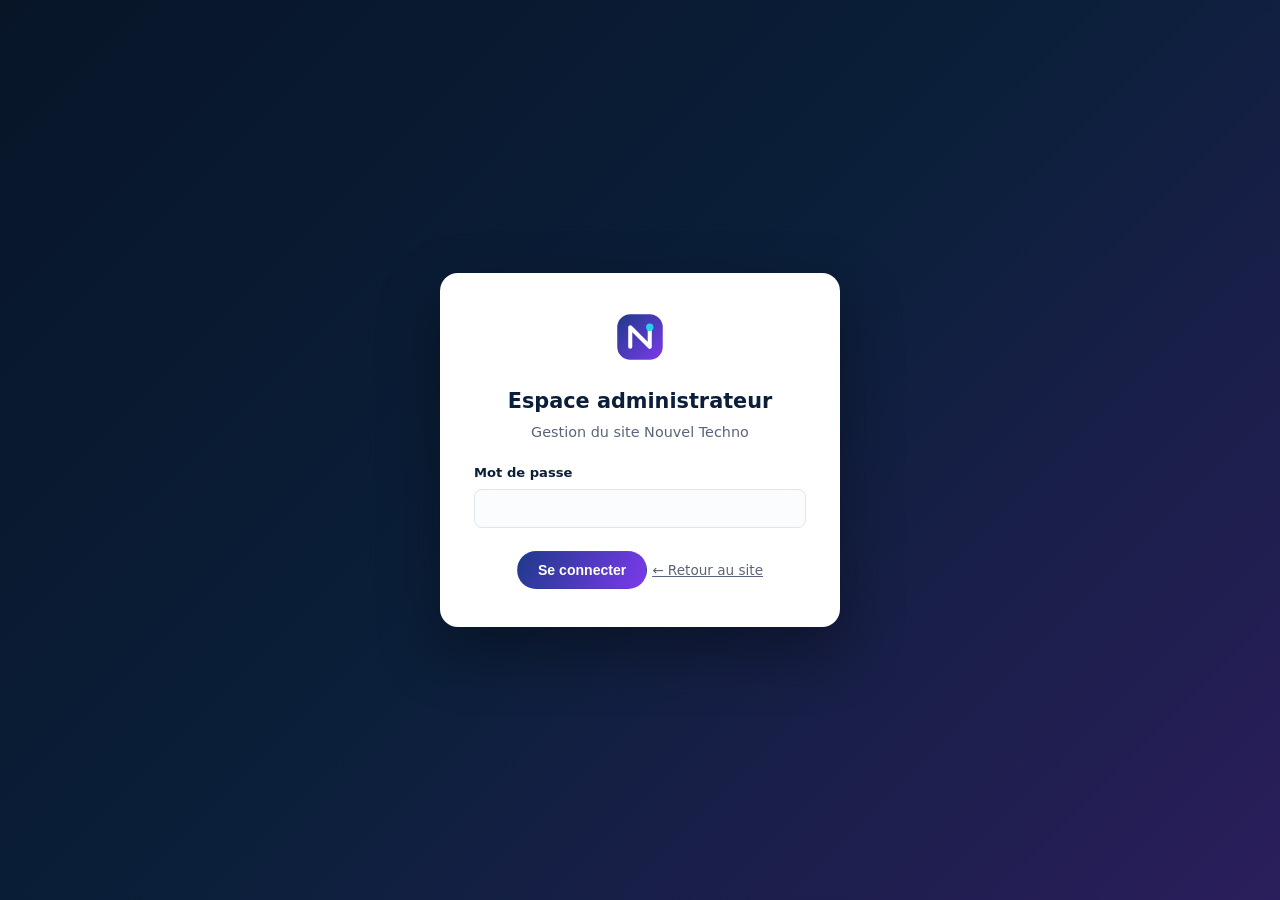
<file: admin.html>
<!DOCTYPE html>
<html lang="fr">
<head>
  <!-- ============================================================
       NOUVEL TECHNO — Administration (page cachée)
       ------------------------------------------------------------
       ⚠ Cette page n'est liée depuis AUCUNE page publique du site.
       Accès : nouvel-techno/admin.html
       Mot de passe par défaut : nouvel2026 (modifiable dans Paramètres)

       Fonctions :
       - Consultation des messages reçus (inscriptions, contacts,
         devis, newsletter) envoyés depuis le site
       - Modification du contenu (formations, sessions, formateurs,
         témoignages, articles) — stocké dans le navigateur
       - Export / import des données (JSON) et miroir fichier texte
         data/site-content.txt
       ============================================================ -->
  <meta charset="UTF-8">
  <meta name="viewport" content="width=device-width, initial-scale=1.0">
  <meta name="robots" content="noindex, nofollow">
  <title>Administration — Nouvel Techno</title>
  <link rel="icon" type="image/svg+xml" href="images/logos/favicon.svg">
  <link rel="stylesheet" href="css/admin.css">
</head>
<body>

  <!-- ==================== ÉCRAN DE CONNEXION ==================== -->
  <div class="ecran-connexion" id="ecran-connexion">
    <form class="boite-connexion" id="form-connexion">
      <img src="images/logos/logo.svg" alt="" style="height:52px;margin:0 auto 14px;">
      <h1>Espace administrateur</h1>
      <p>Gestion du site Nouvel Techno</p>
      <div class="groupe">
        <label for="motdepasse">Mot de passe</label>
        <input type="password" id="motdepasse" required autocomplete="current-password">
      </div>
      <p class="erreur-connexion" id="erreur-connexion">Mot de passe incorrect.</p>
      <button class="btn btn-primaire" type="submit">Se connecter</button>
      <a class="retour-site" href="index.html">← Retour au site</a>
    </form>
  </div>

  <!-- ==================== INTERFACE D'ADMINISTRATION ==================== -->
  <div id="interface-admin" hidden>

    <header class="admin-entete">
      <div class="admin-entete-inner">
        <strong>⚙️ Administration — Nouvel Techno</strong>
        <div>
          <a class="btn btn-contour" href="index.html" target="_blank">Voir le site</a>
          <button class="btn btn-contour" id="btn-deconnexion">Déconnexion</button>
        </div>
      </div>
    </header>

    <!-- Onglets -->
    <nav class="admin-onglets" aria-label="Sections d'administration">
      <button class="onglet actif" data-onglet="messages">📥 Messages</button>
      <button class="onglet" data-onglet="formations">🎓 Formations</button>
      <button class="onglet" data-onglet="sessions">📅 Sessions</button>
      <button class="onglet" data-onglet="formateurs">👥 Formateurs</button>
      <button class="onglet" data-onglet="temoignages">💬 Témoignages</button>
      <button class="onglet" data-onglet="articles">📰 Articles</button>
      <button class="onglet" data-onglet="parametres">🔧 Paramètres</button>
      <button class="onglet" data-onglet="fichier">📄 Fichier texte</button>
    </nav>

    <main class="admin-contenu">

      <!-- ---------- Onglet Messages reçus ---------- -->
      <section class="panneau actif" id="panneau-messages">
        <div class="panneau-tete">
          <h2>Messages reçus du site</h2>
          <div>
            <button class="btn btn-contour" id="export-messages">Exporter (CSV)</button>
            <button class="btn btn-danger" id="vider-messages">Tout supprimer</button>
          </div>
        </div>
        <p class="aide">Inscriptions, contacts, demandes de devis et abonnements newsletter envoyés depuis le site public. Stockés dans ce navigateur.</p>
        <div id="liste-messages"></div>
      </section>

      <!-- ---------- Onglets de contenu (éditeurs) ---------- -->
      <section class="panneau" id="panneau-formations">
        <div class="panneau-tete">
          <h2>Formations</h2>
          <button class="btn btn-contour" data-ajouter="formations">+ Ajouter</button>
        </div>
        <p class="aide">Champs : id (unique, sans espaces), titre, categorie (ia | dev | cyber | cloud | entreprise), niveau (debutant | intermediaire | avance), duree, format (presentiel | ligne | hybride), prix (« Sur demande » possible), resume, competences (liste), prerequis, certificat, icone (emoji).</p>
        <textarea class="editeur-json" id="editeur-formations" spellcheck="false"></textarea>
        <div class="actions-editeur">
          <button class="btn btn-primaire" data-sauver="formations">Enregistrer</button>
          <button class="btn btn-contour" data-restaurer="formations">Annuler les modifications</button>
        </div>
      </section>

      <section class="panneau" id="panneau-sessions">
        <div class="panneau-tete">
          <h2>Sessions (calendrier)</h2>
          <button class="btn btn-contour" data-ajouter="sessions">+ Ajouter</button>
        </div>
        <p class="aide">Champs : id, formationId (doit correspondre à l'id d'une formation), date (AAAA-MM-JJ), horaire, lieu, places.</p>
        <textarea class="editeur-json" id="editeur-sessions" spellcheck="false"></textarea>
        <div class="actions-editeur">
          <button class="btn btn-primaire" data-sauver="sessions">Enregistrer</button>
          <button class="btn btn-contour" data-restaurer="sessions">Annuler les modifications</button>
        </div>
      </section>

      <section class="panneau" id="panneau-formateurs">
        <div class="panneau-tete">
          <h2>Formateurs</h2>
          <button class="btn btn-contour" data-ajouter="formateurs">+ Ajouter</button>
        </div>
        <p class="aide">Champs : id, nom, specialite, experience, bio, initiales (2 lettres). Photo : déposer une image images/equipe/{id}.svg (ou .jpg en adaptant main.js).</p>
        <textarea class="editeur-json" id="editeur-formateurs" spellcheck="false"></textarea>
        <div class="actions-editeur">
          <button class="btn btn-primaire" data-sauver="formateurs">Enregistrer</button>
          <button class="btn btn-contour" data-restaurer="formateurs">Annuler les modifications</button>
        </div>
      </section>

      <section class="panneau" id="panneau-temoignages">
        <div class="panneau-tete">
          <h2>Témoignages</h2>
          <button class="btn btn-contour" data-ajouter="temoignages">+ Ajouter</button>
        </div>
        <p class="aide">Champs : id, nom, role, formation, note (1 à 5), texte.</p>
        <textarea class="editeur-json" id="editeur-temoignages" spellcheck="false"></textarea>
        <div class="actions-editeur">
          <button class="btn btn-primaire" data-sauver="temoignages">Enregistrer</button>
          <button class="btn btn-contour" data-restaurer="temoignages">Annuler les modifications</button>
        </div>
      </section>

      <section class="panneau" id="panneau-articles">
        <div class="panneau-tete">
          <h2>Articles du blog</h2>
          <button class="btn btn-contour" data-ajouter="articles">+ Ajouter</button>
        </div>
        <p class="aide">Champs : id, titre, categorie (ia | dev | cyber | cloud | entreprise), date (AAAA-MM-JJ), extrait, contenu (paragraphes séparés par une ligne vide). Image : images/blog/{id}.svg.</p>
        <textarea class="editeur-json" id="editeur-articles" spellcheck="false"></textarea>
        <div class="actions-editeur">
          <button class="btn btn-primaire" data-sauver="articles">Enregistrer</button>
          <button class="btn btn-contour" data-restaurer="articles">Annuler les modifications</button>
        </div>
      </section>

      <!-- ---------- Onglet Paramètres ---------- -->
      <section class="panneau" id="panneau-parametres">
        <div class="panneau-tete"><h2>Paramètres du site</h2></div>

        <form id="form-parametres" class="grille-parametres">
          <div class="groupe">
            <label for="p-email">E-mail de contact</label>
            <input type="email" id="p-email">
          </div>
          <div class="groupe">
            <label for="p-telephone">Téléphone affiché</label>
            <input type="text" id="p-telephone">
          </div>
          <div class="groupe">
            <label for="p-whatsapp">WhatsApp (format international sans + , ex. 216900000000)</label>
            <input type="text" id="p-whatsapp">
          </div>
          <div class="groupe">
            <label for="p-adresse">Adresse</label>
            <input type="text" id="p-adresse">
          </div>
          <div class="groupe">
            <label for="p-horaires">Horaires</label>
            <input type="text" id="p-horaires">
          </div>
          <div class="groupe">
            <label for="p-mdp">Nouveau mot de passe admin (laisser vide pour ne pas changer)</label>
            <input type="password" id="p-mdp" autocomplete="new-password">
          </div>
          <div class="actions-editeur">
            <button class="btn btn-primaire" type="submit">Enregistrer les paramètres</button>
            <button class="btn btn-danger" type="button" id="reinitialiser-donnees">Réinitialiser tout le contenu</button>
          </div>
        </form>
      </section>

      <!-- ---------- Onglet Fichier texte ---------- -->
      <section class="panneau" id="panneau-fichier">
        <div class="panneau-tete">
          <h2>Fichier texte d'administration</h2>
          <button class="btn btn-primaire" id="export-txt">Télécharger site-content.txt</button>
        </div>
        <p class="aide">
          Le fichier <b>data/site-content.txt</b> sert de « bloc-notes » d'administration :
          vous pouvez y préparer le contenu (formations, sessions, articles…) puis le coller ici.
          Format attendu : JSON identique à celui des éditeurs ci-dessus (clé « formations », « sessions », etc.).
        </p>
        <textarea class="editeur-json" id="editeur-txt" spellcheck="false" style="min-height:340px;"></textarea>
        <div class="actions-editeur">
          <button class="btn btn-primaire" id="importer-txt">Importer ce contenu vers le site</button>
        </div>
      </section>

    </main>
  </div>

  <div class="toast" id="toast" role="status"></div>

  <script src="js/data.js"></script>
  <script src="js/admin.js"></script>
</body>
</html>
</file>
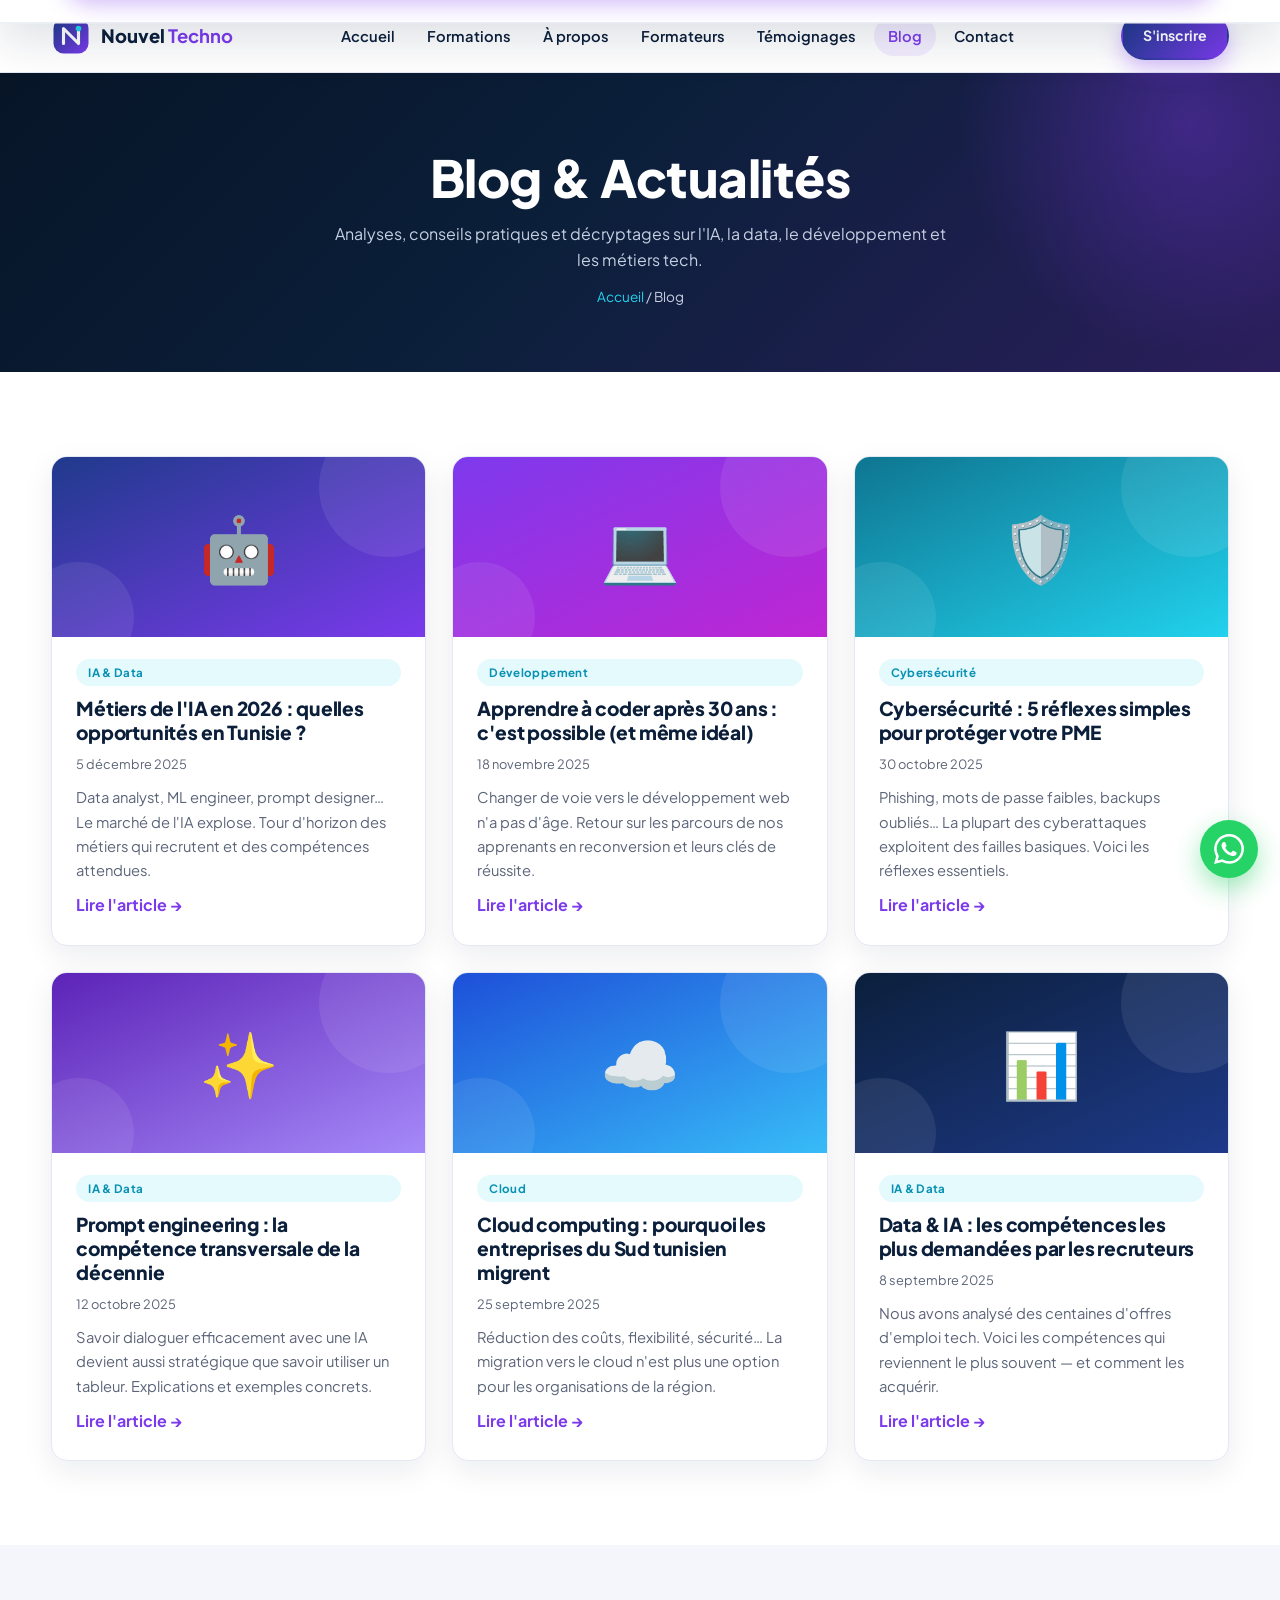
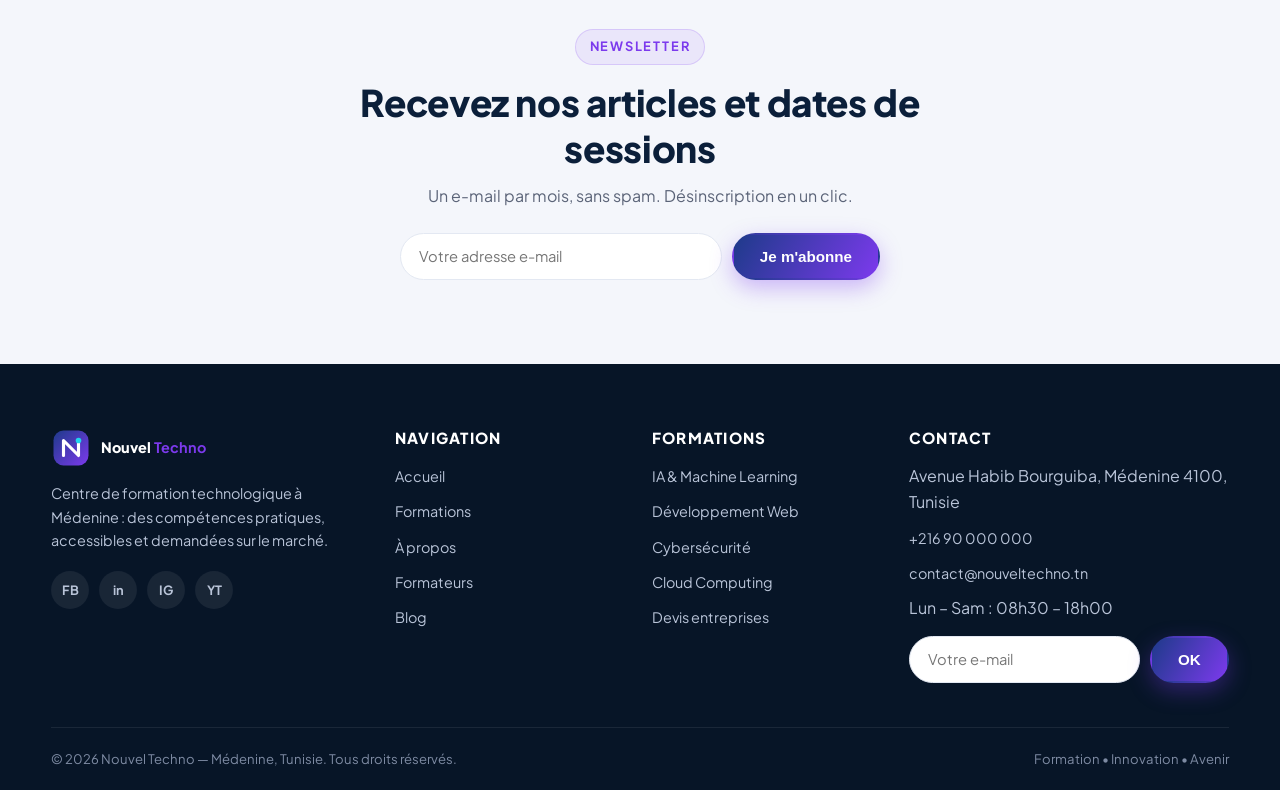
<file: blog.html>
<!DOCTYPE html>
<html lang="fr">
<head>
  <!-- ============================================================
       NOUVEL TECHNO — Page Blog / Actualités
       Articles IA, data, développement et métiers tech
       (rendu dynamique + lecture en modale)
       ============================================================ -->
  <meta charset="UTF-8">
  <meta name="viewport" content="width=device-width, initial-scale=1.0">
  <title>Blog & Actualités — Nouvel Techno | IA, data, développement, métiers tech</title>
  <meta name="description" content="Articles et conseils de Nouvel Techno : métiers de l'IA, apprentissage du code, cybersécurité des PME, prompt engineering, cloud computing et données du marché.">
  <link rel="icon" type="image/svg+xml" href="images/logos/favicon.svg">
  <link rel="preconnect" href="https://fonts.googleapis.com">
  <link rel="preconnect" href="https://fonts.gstatic.com" crossorigin>
  <link href="https://fonts.googleapis.com/css2?family=Plus+Jakarta+Sans:wght@400;600;700;800&display=swap" rel="stylesheet">
  <link rel="stylesheet" href="css/style.css">
</head>
<body>

  <!-- ==================== EN-TÊTE & NAVIGATION ==================== -->
  <header class="entete">
    <div class="conteneur entete-inner">
      <a href="index.html" class="logo" aria-label="Nouvel Techno — Accueil">
        <img src="images/logos/logo.svg" alt="">
        <span>Nouvel&nbsp;<b>Techno</b></span>
      </a>
      <nav class="nav-desktop" aria-label="Navigation principale">
        <ul>
          <li><a href="index.html">Accueil</a></li>
          <li><a href="formations.html">Formations</a></li>
          <li><a href="a-propos.html">À propos</a></li>
          <li><a href="formateurs.html">Formateurs</a></li>
          <li><a href="temoignages.html">Témoignages</a></li>
          <li><a href="blog.html" class="actif">Blog</a></li>
          <li><a href="contact.html">Contact</a></li>
        </ul>
      </nav>
      <div class="entete-actions">
        <a class="btn btn-primaire" href="inscription.html">S'inscrire</a>
        <button class="btn-menu" aria-label="Ouvrir le menu" aria-expanded="false">
          <span></span><span></span><span></span>
        </button>
      </div>
    </div>
    <nav class="nav-mobile" aria-label="Menu mobile">
      <a href="index.html">Accueil</a>
      <a href="formations.html">Formations</a>
      <a href="a-propos.html">À propos</a>
      <a href="formateurs.html">Formateurs</a>
      <a href="temoignages.html">Témoignages</a>
      <a href="blog.html" class="actif">Blog</a>
      <a href="contact.html">Contact</a>
      <a class="btn btn-primaire" href="inscription.html">S'inscrire</a>
    </nav>
  </header>

  <main>

    <!-- ==================== BANDEAU ==================== -->
    <section class="bandeau">
      <div class="conteneur">
        <h1>Blog & Actualités</h1>
        <p>Analyses, conseils pratiques et décryptages sur l'IA, la data, le développement et les métiers tech.</p>
        <p class="fil-ariane"><a href="index.html">Accueil</a> / Blog</p>
      </div>
    </section>

    <!-- ==================== LISTE DES ARTICLES ==================== -->
    <section class="section">
      <div class="conteneur">
        <!-- Cartes générées par js/main.js ; clic = lecture en modale -->
        <div class="grille grille-3" id="liste-articles"></div>
      </div>
    </section>

    <!-- ==================== NEWSLETTER BLOG ==================== -->
    <section class="section section-fond">
      <div class="conteneur" style="text-align:center;max-width:640px;">
        <span class="sur-titre">Newsletter</span>
        <h2>Recevez nos articles et dates de sessions</h2>
        <p style="color:var(--gris-texte);margin:12px 0 24px;">Un e-mail par mois, sans spam. Désinscription en un clic.</p>
        <form data-newsletter aria-label="Inscription à la newsletter">
          <div class="newsletter">
            <input type="email" placeholder="Votre adresse e-mail" required aria-label="Adresse e-mail">
            <button class="btn btn-primaire" type="submit">Je m'abonne</button>
          </div>
        </form>
      </div>
    </section>

  </main>

  <!-- ==================== PIED DE PAGE ==================== -->
  <footer class="pied">
    <div class="conteneur pied-grille">
      <div>
        <a href="index.html" class="logo"><img src="images/logos/logo-blanc.svg" alt=""><span>Nouvel&nbsp;<b>Techno</b></span></a>
        <p class="presentation">Centre de formation technologique à Médenine : des compétences pratiques, accessibles et demandées sur le marché.</p>
        <div class="reseaux">
          <a href="https://facebook.com" target="_blank" rel="noopener" aria-label="Facebook">FB</a>
          <a href="https://linkedin.com" target="_blank" rel="noopener" aria-label="LinkedIn">in</a>
          <a href="https://instagram.com" target="_blank" rel="noopener" aria-label="Instagram">IG</a>
          <a href="https://youtube.com" target="_blank" rel="noopener" aria-label="YouTube">YT</a>
        </div>
      </div>
      <div>
        <h4>Navigation</h4>
        <ul>
          <li><a href="index.html">Accueil</a></li>
          <li><a href="formations.html">Formations</a></li>
          <li><a href="a-propos.html">À propos</a></li>
          <li><a href="formateurs.html">Formateurs</a></li>
          <li><a href="blog.html">Blog</a></li>
        </ul>
      </div>
      <div>
        <h4>Formations</h4>
        <ul>
          <li><a href="formations.html">IA & Machine Learning</a></li>
          <li><a href="formations.html">Développement Web</a></li>
          <li><a href="formations.html">Cybersécurité</a></li>
          <li><a href="formations.html">Cloud Computing</a></li>
          <li><a href="contact.html?type=devis">Devis entreprises</a></li>
        </ul>
      </div>
      <div>
        <h4>Contact</h4>
        <ul>
          <li>Avenue Habib Bourguiba, Médenine 4100, Tunisie</li>
          <li><a href="tel:+216900000000">+216 90 000 000</a></li>
          <li><a href="mailto:contact@nouveltechno.tn">contact@nouveltechno.tn</a></li>
          <li>Lun – Sam : 08h30 – 18h00</li>
        </ul>
        <form data-newsletter style="margin-top:14px;" aria-label="Inscription à la newsletter">
          <div class="newsletter">
            <input type="email" placeholder="Votre e-mail" required aria-label="Adresse e-mail">
            <button class="btn btn-primaire" type="submit">OK</button>
          </div>
        </form>
      </div>
    </div>
    <div class="conteneur pied-bas">
      <span>© 2026 Nouvel Techno — Médenine, Tunisie. Tous droits réservés.</span>
      <span>Formation • Innovation • Avenir</span>
    </div>
  </footer>

  <a class="btn-whatsapp" href="https://wa.me/216900000000?text=Bonjour%20Nouvel%20Techno%2C%20je%20souhaite%20un%20renseignement."
     target="_blank" rel="noopener" aria-label="Nous écrire sur WhatsApp">
    <svg viewBox="0 0 24 24" aria-hidden="true"><path d="M17.472 14.382c-.297-.149-1.758-.867-2.03-.967-.273-.099-.471-.148-.67.15-.197.297-.767.966-.94 1.164-.173.199-.347.223-.644.075-.297-.15-1.255-.463-2.39-1.475-.883-.788-1.48-1.761-1.653-2.059-.173-.297-.018-.458.13-.606.134-.133.298-.347.446-.52.149-.174.198-.298.298-.497.099-.198.05-.371-.025-.52-.075-.149-.669-1.612-.916-2.207-.242-.579-.487-.5-.669-.51-.173-.008-.371-.01-.57-.01-.198 0-.52.074-.792.372-.272.297-1.04 1.016-1.04 2.479 0 1.462 1.065 2.875 1.213 3.074.149.198 2.096 3.2 5.077 4.487.709.306 1.262.489 1.694.625.712.227 1.36.195 1.871.118.571-.085 1.758-.719 2.006-1.413.248-.694.248-1.289.173-1.413-.074-.124-.272-.198-.57-.347m-5.421 7.403h-.004a9.87 9.87 0 0 1-5.031-1.378l-.361-.214-3.741.982.998-3.648-.235-.374a9.86 9.86 0 0 1-1.51-5.26c.001-5.45 4.436-9.884 9.888-9.884 2.64 0 5.122 1.03 6.988 2.898a9.825 9.825 0 0 1 2.893 6.994c-.003 5.45-4.437 9.884-9.885 9.884m8.413-18.297A11.815 11.815 0 0 0 12.05 0C5.495 0 .16 5.335.157 11.892c0 2.096.547 4.142 1.588 5.945L.057 24l6.305-1.654a11.882 11.882 0 0 0 5.683 1.448h.005c6.554 0 11.89-5.335 11.893-11.893a11.821 11.821 0 0 0-3.48-8.413z"/></svg>
  </a>
  <button class="btn-haut" aria-label="Retour en haut de page">↑</button>

  <!-- Modale de lecture d'article -->
  <div class="modale-fond" id="modale-article" role="dialog" aria-modal="true" aria-label="Lecture d'article">
    <div class="modale">
      <button class="fermer" aria-label="Fermer">✕</button>
      <div id="contenu-article"></div>
    </div>
  </div>

  <script src="js/data.js"></script>
  <script src="js/main.js"></script>
</body>
</html>
</file>
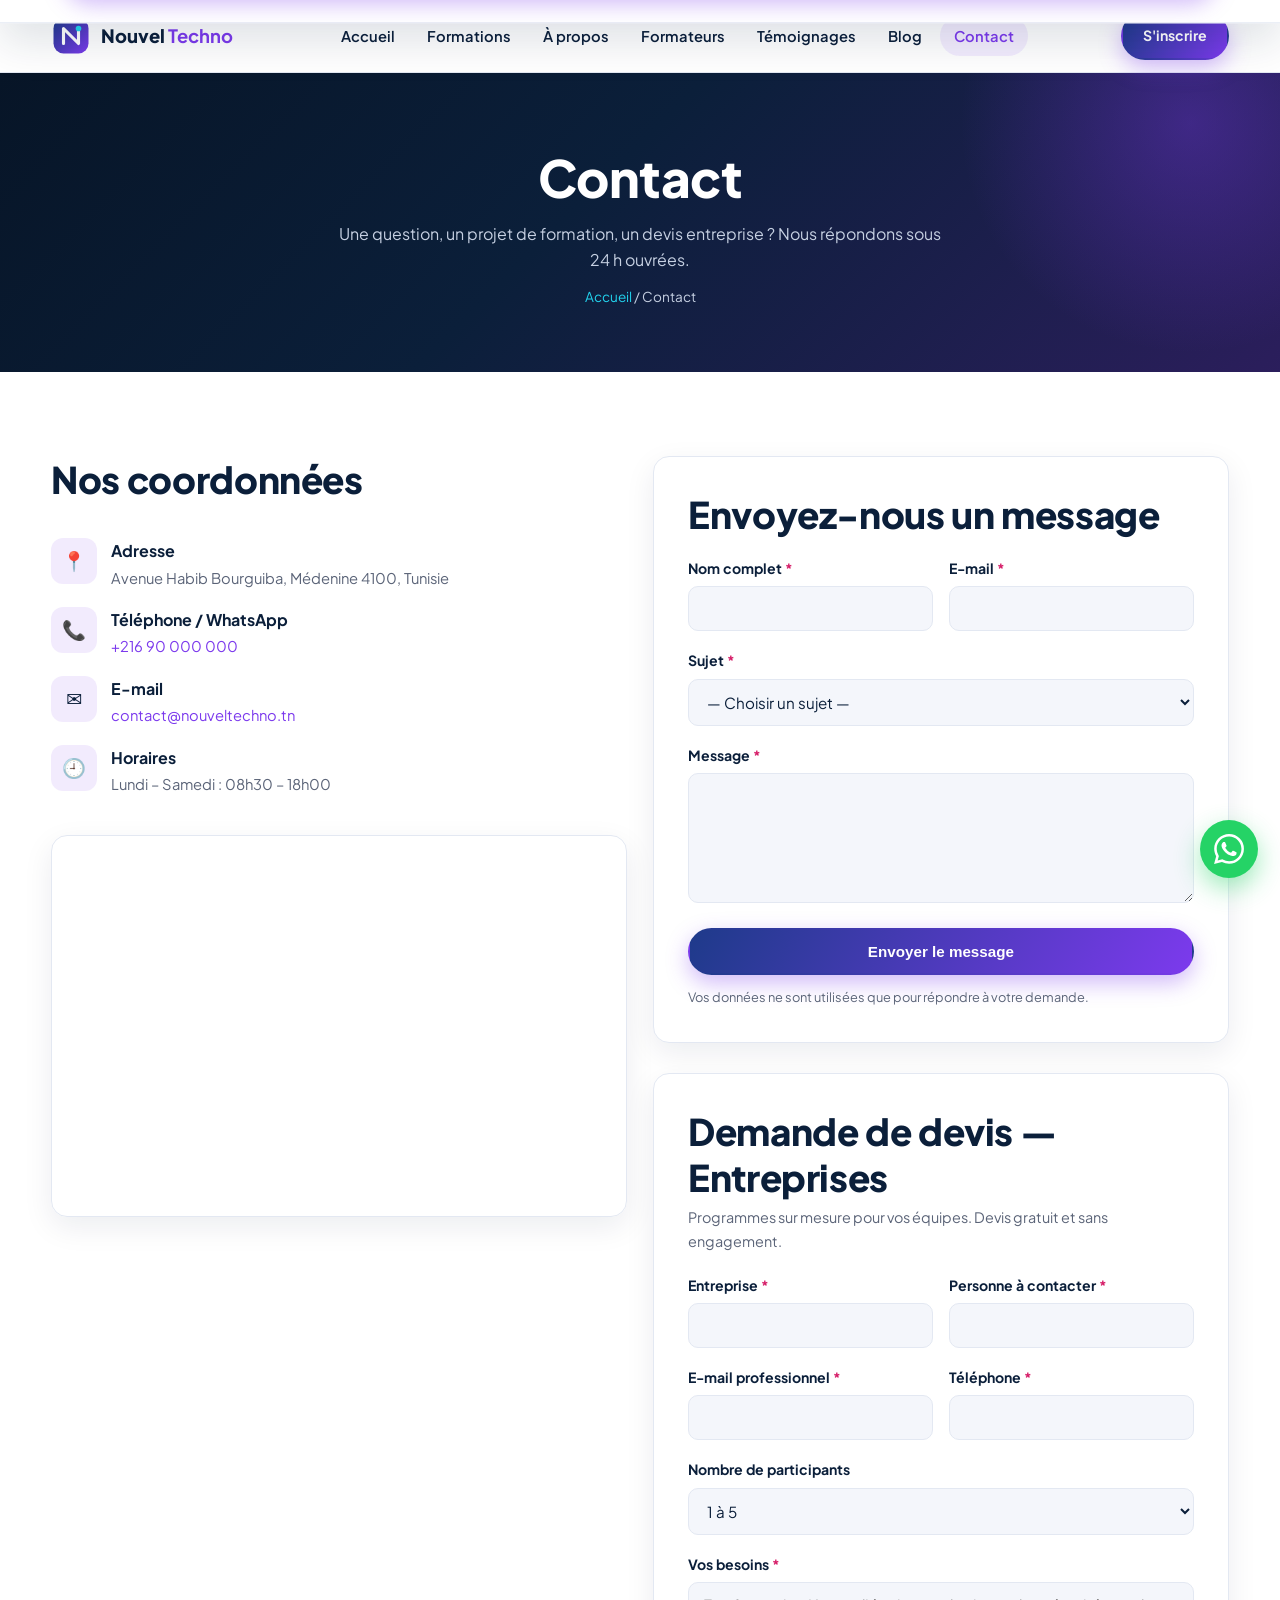
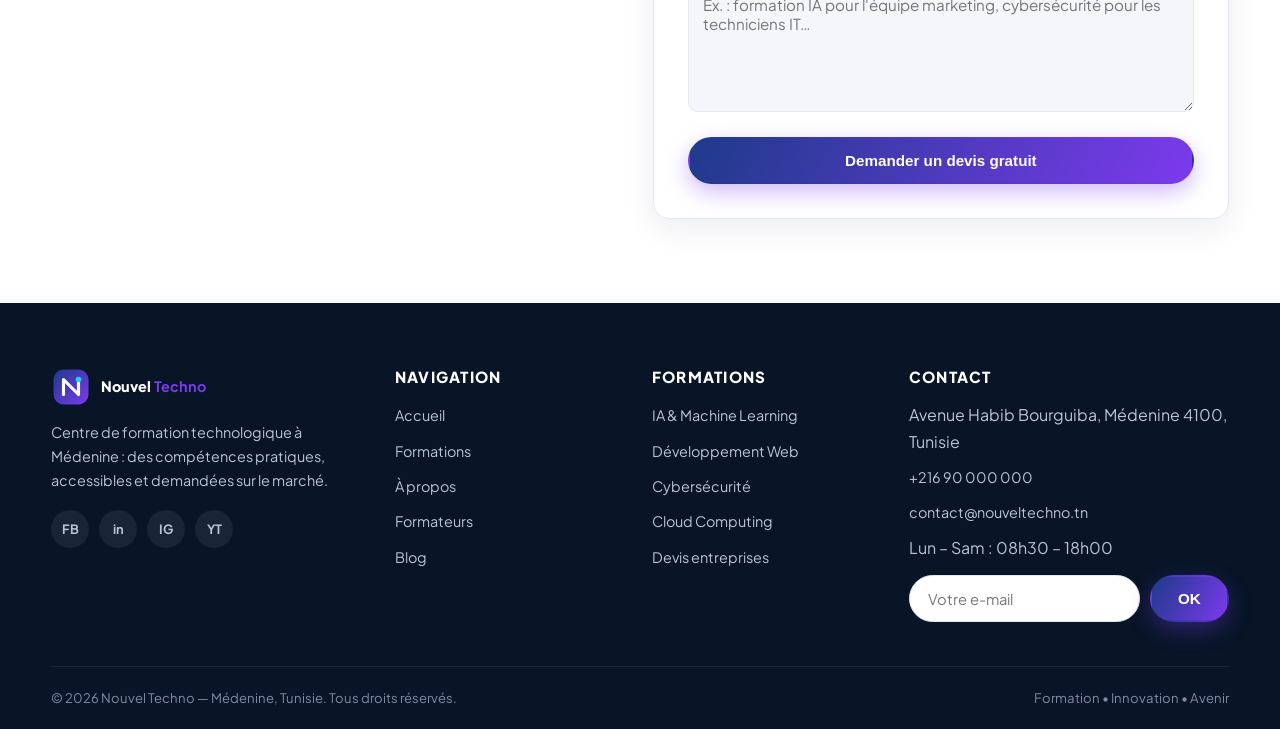
<file: contact.html>
<!DOCTYPE html>
<html lang="fr">
<head>
  <!-- ============================================================
       NOUVEL TECHNO — Page Contact
       Formulaire de contact + demande de devis entreprise
       + coordonnées + carte de localisation (Google Maps)
       ============================================================ -->
  <meta charset="UTF-8">
  <meta name="viewport" content="width=device-width, initial-scale=1.0">
  <title>Contact — Nouvel Techno | Médenine, Tunisie</title>
  <meta name="description" content="Contactez Nouvel Techno à Médenine : renseignements, demande de devis pour entreprises, visite du centre. Réponse sous 24 h ouvrées.">
  <link rel="icon" type="image/svg+xml" href="images/logos/favicon.svg">
  <link rel="preconnect" href="https://fonts.googleapis.com">
  <link rel="preconnect" href="https://fonts.gstatic.com" crossorigin>
  <link href="https://fonts.googleapis.com/css2?family=Plus+Jakarta+Sans:wght@400;600;700;800&display=swap" rel="stylesheet">
  <link rel="stylesheet" href="css/style.css">
</head>
<body>

  <!-- ==================== EN-TÊTE & NAVIGATION ==================== -->
  <header class="entete">
    <div class="conteneur entete-inner">
      <a href="index.html" class="logo" aria-label="Nouvel Techno — Accueil">
        <img src="images/logos/logo.svg" alt="">
        <span>Nouvel&nbsp;<b>Techno</b></span>
      </a>
      <nav class="nav-desktop" aria-label="Navigation principale">
        <ul>
          <li><a href="index.html">Accueil</a></li>
          <li><a href="formations.html">Formations</a></li>
          <li><a href="a-propos.html">À propos</a></li>
          <li><a href="formateurs.html">Formateurs</a></li>
          <li><a href="temoignages.html">Témoignages</a></li>
          <li><a href="blog.html">Blog</a></li>
          <li><a href="contact.html" class="actif">Contact</a></li>
        </ul>
      </nav>
      <div class="entete-actions">
        <a class="btn btn-primaire" href="inscription.html">S'inscrire</a>
        <button class="btn-menu" aria-label="Ouvrir le menu" aria-expanded="false">
          <span></span><span></span><span></span>
        </button>
      </div>
    </div>
    <nav class="nav-mobile" aria-label="Menu mobile">
      <a href="index.html">Accueil</a>
      <a href="formations.html">Formations</a>
      <a href="a-propos.html">À propos</a>
      <a href="formateurs.html">Formateurs</a>
      <a href="temoignages.html">Témoignages</a>
      <a href="blog.html">Blog</a>
      <a href="contact.html" class="actif">Contact</a>
      <a class="btn btn-primaire" href="inscription.html">S'inscrire</a>
    </nav>
  </header>

  <main>

    <!-- ==================== BANDEAU ==================== -->
    <section class="bandeau">
      <div class="conteneur">
        <h1>Contact</h1>
        <p>Une question, un projet de formation, un devis entreprise ? Nous répondons sous 24 h ouvrées.</p>
        <p class="fil-ariane"><a href="index.html">Accueil</a> / Contact</p>
      </div>
    </section>

    <!-- ==================== COORDONNÉES + FORMULAIRE ==================== -->
    <section class="section">
      <div class="conteneur grille grille-2" style="align-items:start;">

        <!-- Coordonnées -->
        <div class="encart-contact reveal">
          <h2 style="margin-bottom:20px;">Nos coordonnées</h2>

          <div class="ligne">
            <div class="icone">📍</div>
            <div><b>Adresse</b><span>Avenue Habib Bourguiba, Médenine 4100, Tunisie</span></div>
          </div>
          <div class="ligne">
            <div class="icone">📞</div>
            <div><b>Téléphone / WhatsApp</b><span><a href="tel:+216900000000">+216 90 000 000</a></span></div>
          </div>
          <div class="ligne">
            <div class="icone">✉️</div>
            <div><b>E-mail</b><span><a href="mailto:contact@nouveltechno.tn">contact@nouveltechno.tn</a></span></div>
          </div>
          <div class="ligne">
            <div class="icone">🕘</div>
            <div><b>Horaires</b><span>Lundi – Samedi : 08h30 – 18h00</span></div>
          </div>

          <!-- Carte de localisation (Google Maps intégrée, sans clé API) -->
          <div class="carte-map" style="margin-top:22px;">
            <iframe
              src="https://www.google.com/maps?q=M%C3%A9denine,+Tunisie&output=embed"
              title="Localisation de Nouvel Techno à Médenine"
              loading="lazy"
              referrerpolicy="no-referrer-when-downgrade"
              allowfullscreen></iframe>
          </div>
        </div>

        <!-- Formulaire de contact -->
        <div class="reveal">
          <form class="formulaire" id="form-contact" novalidate>
            <h2 style="margin-bottom:20px;">Envoyez-nous un message</h2>
            <div class="message-succes">✅ Message envoyé ! Nous vous répondrons sous 24 h ouvrées.</div>

            <div class="rangée">
              <div class="groupe">
                <label for="c-nom">Nom complet <span class="obligatoire">*</span></label>
                <input type="text" id="c-nom" name="nom" required autocomplete="name">
                <span class="erreur">Veuillez saisir votre nom.</span>
              </div>
              <div class="groupe">
                <label for="c-email">E-mail <span class="obligatoire">*</span></label>
                <input type="email" id="c-email" name="email" required autocomplete="email">
                <span class="erreur">Adresse e-mail invalide.</span>
              </div>
            </div>

            <div class="groupe">
              <label for="c-sujet">Sujet <span class="obligatoire">*</span></label>
              <select id="c-sujet" name="sujet" required>
                <option value="">— Choisir un sujet —</option>
                <option value="renseignement">Renseignement sur une formation</option>
                <option value="devis">Demande de devis (entreprise)</option>
                <option value="visite">Visite du centre</option>
                <option value="partenariat">Partenariat</option>
                <option value="autre">Autre</option>
              </select>
              <span class="erreur">Veuillez choisir un sujet.</span>
            </div>

            <div class="groupe">
              <label for="c-message">Message <span class="obligatoire">*</span></label>
              <textarea id="c-message" name="message" required></textarea>
              <span class="erreur">Veuillez écrire votre message.</span>
            </div>

            <button class="btn btn-primaire" type="submit" style="width:100%;justify-content:center;">Envoyer le message</button>
            <p class="note-confidentialite">Vos données ne sont utilisées que pour répondre à votre demande.</p>
          </form>

          <!-- Formulaire de demande de devis entreprise -->
          <form class="formulaire" id="form-devis" style="margin-top:30px;" novalidate>
            <h2 style="margin-bottom:6px;">Demande de devis — Entreprises</h2>
            <p style="color:var(--gris-texte);font-size:.9rem;margin-bottom:20px;">Programmes sur mesure pour vos équipes. Devis gratuit et sans engagement.</p>
            <div class="message-succes">✅ Demande reçue ! Notre équipe vous contactera avec une proposition détaillée.</div>

            <div class="rangée">
              <div class="groupe">
                <label for="d-entreprise">Entreprise <span class="obligatoire">*</span></label>
                <input type="text" id="d-entreprise" name="entreprise" required autocomplete="organization">
                <span class="erreur">Nom d'entreprise requis.</span>
              </div>
              <div class="groupe">
                <label for="d-contact">Personne à contacter <span class="obligatoire">*</span></label>
                <input type="text" id="d-contact" name="contact" required>
                <span class="erreur">Nom requis.</span>
              </div>
            </div>

            <div class="rangée">
              <div class="groupe">
                <label for="d-email">E-mail professionnel <span class="obligatoire">*</span></label>
                <input type="email" id="d-email" name="email" required>
                <span class="erreur">Adresse e-mail invalide.</span>
              </div>
              <div class="groupe">
                <label for="d-telephone">Téléphone <span class="obligatoire">*</span></label>
                <input type="tel" id="d-telephone" name="telephone" required autocomplete="tel">
                <span class="erreur">Numéro requis.</span>
              </div>
            </div>

            <div class="groupe">
              <label for="d-effectif">Nombre de participants</label>
              <select id="d-effectif" name="effectif">
                <option value="1-5">1 à 5</option>
                <option value="6-15">6 à 15</option>
                <option value="16-30">16 à 30</option>
                <option value="30+">Plus de 30</option>
              </select>
            </div>

            <div class="groupe">
              <label for="d-besoins">Vos besoins <span class="obligatoire">*</span></label>
              <textarea id="d-besoins" name="besoins" required placeholder="Ex. : formation IA pour l'équipe marketing, cybersécurité pour les techniciens IT…"></textarea>
              <span class="erreur">Décrivez brièvement vos besoins.</span>
            </div>

            <button class="btn btn-primaire" type="submit" style="width:100%;justify-content:center;">Demander un devis gratuit</button>
          </form>
        </div>

      </div>
    </section>

  </main>

  <!-- ==================== PIED DE PAGE ==================== -->
  <footer class="pied">
    <div class="conteneur pied-grille">
      <div>
        <a href="index.html" class="logo"><img src="images/logos/logo-blanc.svg" alt=""><span>Nouvel&nbsp;<b>Techno</b></span></a>
        <p class="presentation">Centre de formation technologique à Médenine : des compétences pratiques, accessibles et demandées sur le marché.</p>
        <div class="reseaux">
          <a href="https://facebook.com" target="_blank" rel="noopener" aria-label="Facebook">FB</a>
          <a href="https://linkedin.com" target="_blank" rel="noopener" aria-label="LinkedIn">in</a>
          <a href="https://instagram.com" target="_blank" rel="noopener" aria-label="Instagram">IG</a>
          <a href="https://youtube.com" target="_blank" rel="noopener" aria-label="YouTube">YT</a>
        </div>
      </div>
      <div>
        <h4>Navigation</h4>
        <ul>
          <li><a href="index.html">Accueil</a></li>
          <li><a href="formations.html">Formations</a></li>
          <li><a href="a-propos.html">À propos</a></li>
          <li><a href="formateurs.html">Formateurs</a></li>
          <li><a href="blog.html">Blog</a></li>
        </ul>
      </div>
      <div>
        <h4>Formations</h4>
        <ul>
          <li><a href="formations.html">IA & Machine Learning</a></li>
          <li><a href="formations.html">Développement Web</a></li>
          <li><a href="formations.html">Cybersécurité</a></li>
          <li><a href="formations.html">Cloud Computing</a></li>
          <li><a href="contact.html?type=devis">Devis entreprises</a></li>
        </ul>
      </div>
      <div>
        <h4>Contact</h4>
        <ul>
          <li>Avenue Habib Bourguiba, Médenine 4100, Tunisie</li>
          <li><a href="tel:+216900000000">+216 90 000 000</a></li>
          <li><a href="mailto:contact@nouveltechno.tn">contact@nouveltechno.tn</a></li>
          <li>Lun – Sam : 08h30 – 18h00</li>
        </ul>
        <form data-newsletter style="margin-top:14px;" aria-label="Inscription à la newsletter">
          <div class="newsletter">
            <input type="email" placeholder="Votre e-mail" required aria-label="Adresse e-mail">
            <button class="btn btn-primaire" type="submit">OK</button>
          </div>
        </form>
      </div>
    </div>
    <div class="conteneur pied-bas">
      <span>© 2026 Nouvel Techno — Médenine, Tunisie. Tous droits réservés.</span>
      <span>Formation • Innovation • Avenir</span>
    </div>
  </footer>

  <a class="btn-whatsapp" href="https://wa.me/216900000000?text=Bonjour%20Nouvel%20Techno%2C%20je%20souhaite%20un%20renseignement."
     target="_blank" rel="noopener" aria-label="Nous écrire sur WhatsApp">
    <svg viewBox="0 0 24 24" aria-hidden="true"><path d="M17.472 14.382c-.297-.149-1.758-.867-2.03-.967-.273-.099-.471-.148-.67.15-.197.297-.767.966-.94 1.164-.173.199-.347.223-.644.075-.297-.15-1.255-.463-2.39-1.475-.883-.788-1.48-1.761-1.653-2.059-.173-.297-.018-.458.13-.606.134-.133.298-.347.446-.52.149-.174.198-.298.298-.497.099-.198.05-.371-.025-.52-.075-.149-.669-1.612-.916-2.207-.242-.579-.487-.5-.669-.51-.173-.008-.371-.01-.57-.01-.198 0-.52.074-.792.372-.272.297-1.04 1.016-1.04 2.479 0 1.462 1.065 2.875 1.213 3.074.149.198 2.096 3.2 5.077 4.487.709.306 1.262.489 1.694.625.712.227 1.36.195 1.871.118.571-.085 1.758-.719 2.006-1.413.248-.694.248-1.289.173-1.413-.074-.124-.272-.198-.57-.347m-5.421 7.403h-.004a9.87 9.87 0 0 1-5.031-1.378l-.361-.214-3.741.982.998-3.648-.235-.374a9.86 9.86 0 0 1-1.51-5.26c.001-5.45 4.436-9.884 9.888-9.884 2.64 0 5.122 1.03 6.988 2.898a9.825 9.825 0 0 1 2.893 6.994c-.003 5.45-4.437 9.884-9.885 9.884m8.413-18.297A11.815 11.815 0 0 0 12.05 0C5.495 0 .16 5.335.157 11.892c0 2.096.547 4.142 1.588 5.945L.057 24l6.305-1.654a11.882 11.882 0 0 0 5.683 1.448h.005c6.554 0 11.89-5.335 11.893-11.893a11.821 11.821 0 0 0-3.48-8.413z"/></svg>
  </a>
  <button class="btn-haut" aria-label="Retour en haut de page">↑</button>

  <script src="js/data.js"></script>
  <script src="js/main.js"></script>
  <script>
    /* Si l'URL contient ?type=devis (lien "Demander un devis"),
       faire défiler jusqu'au formulaire de devis. */
    if (new URLSearchParams(location.search).get("type") === "devis") {
      window.addEventListener("DOMContentLoaded", () =>
        document.getElementById("form-devis")?.scrollIntoView({ behavior: "smooth" }));
    }
  </script>
</body>
</html>
</file>
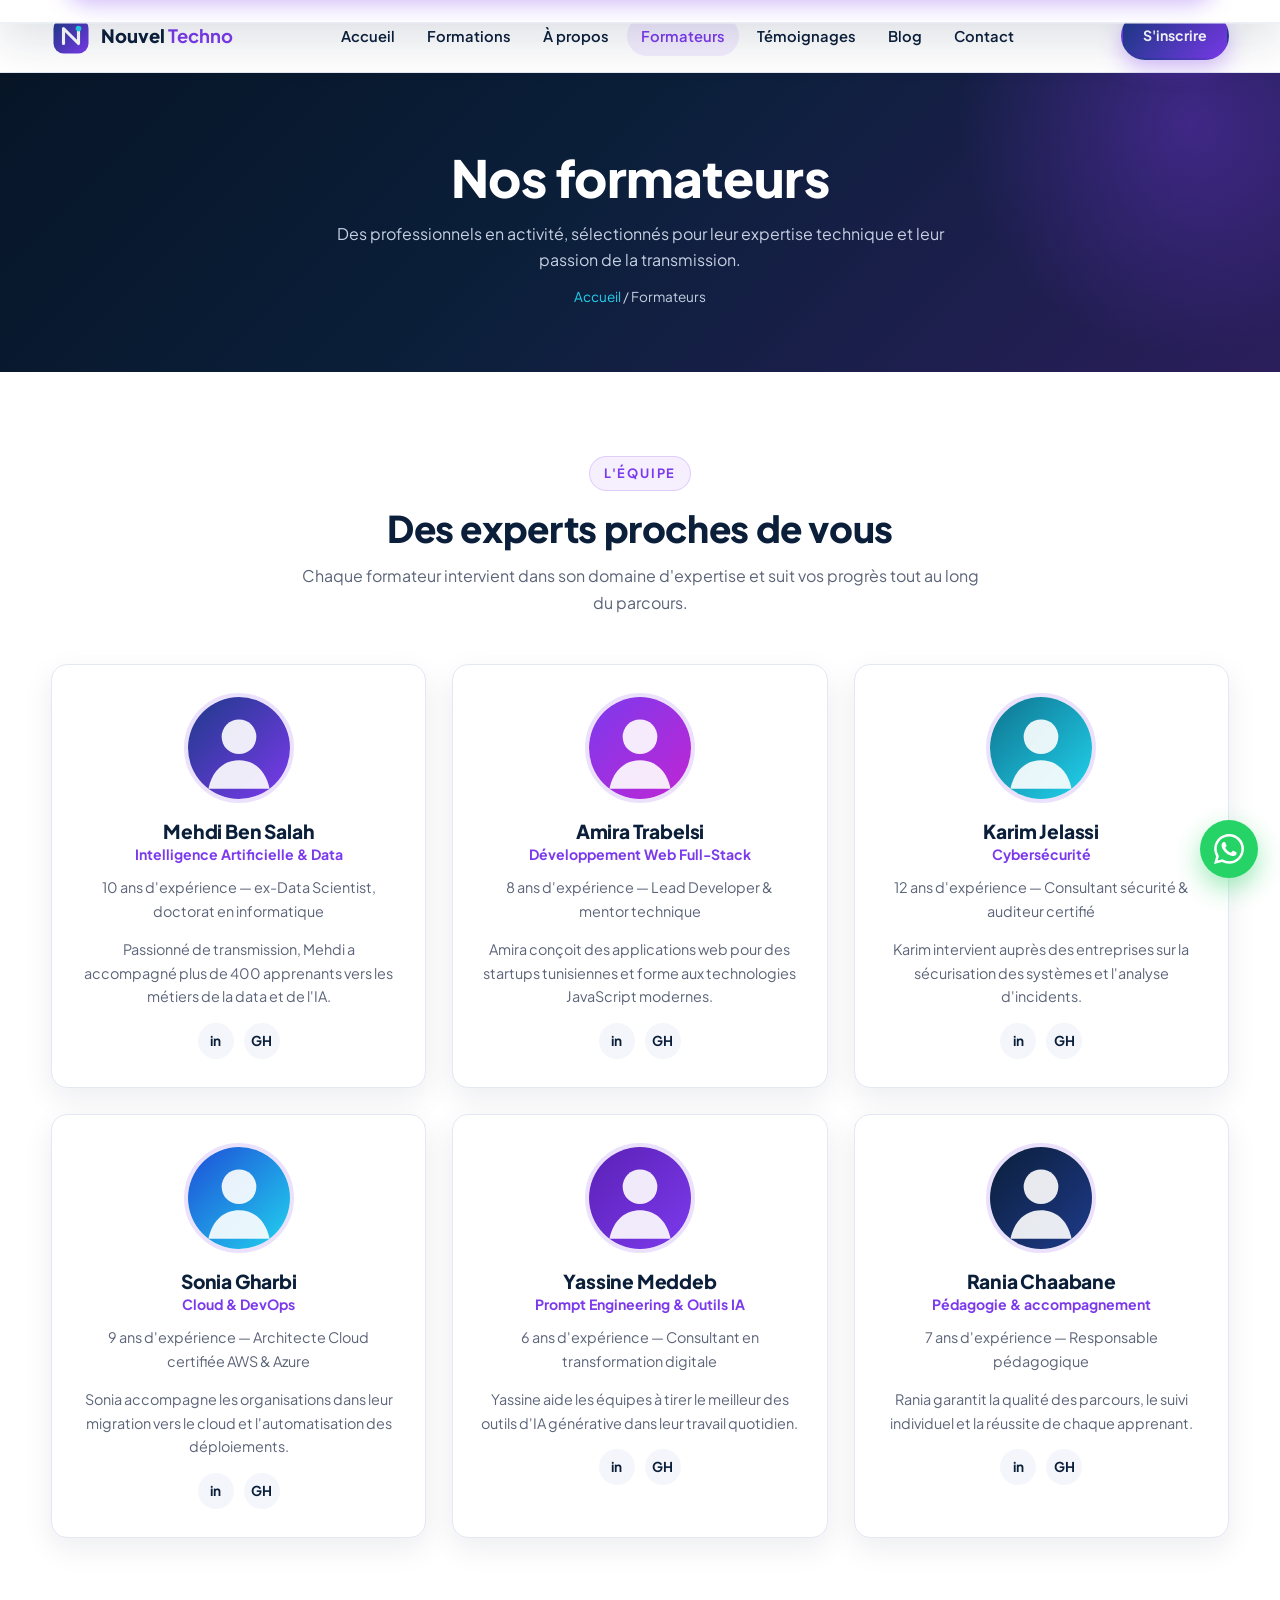
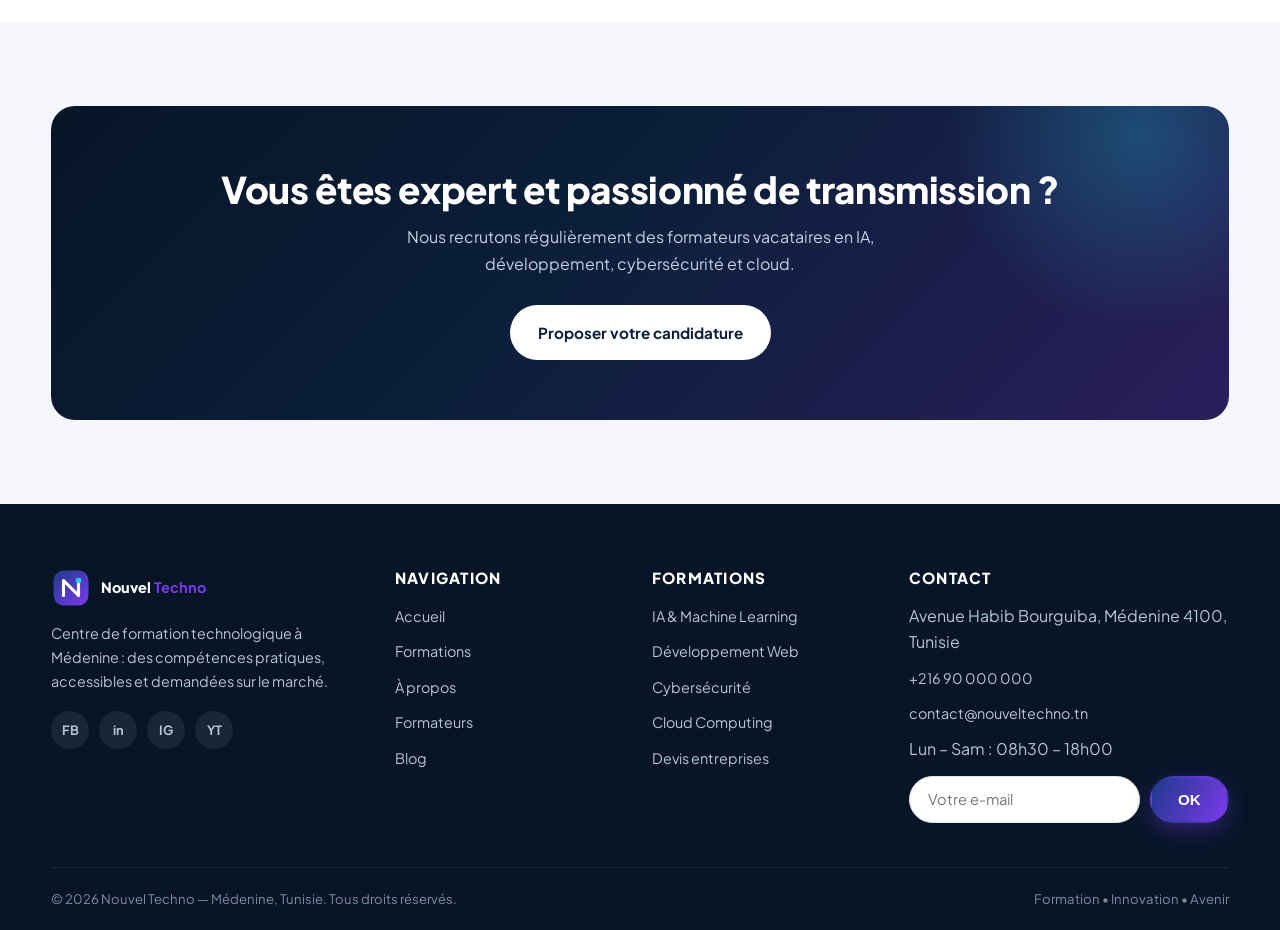
<file: formateurs.html>
<!DOCTYPE html>
<html lang="fr">
<head>
  <!-- ============================================================
       NOUVEL TECHNO — Page Formateurs
       Équipe pédagogique (rendue dynamiquement depuis js/data.js)
       ============================================================ -->
  <meta charset="UTF-8">
  <meta name="viewport" content="width=device-width, initial-scale=1.0">
  <title>Nos formateurs — Nouvel Techno | Experts en activité</title>
  <meta name="description" content="Rencontrez les formateurs de Nouvel Techno : experts en IA, développement web, cybersécurité, cloud et pédagogie, tous en activité dans le secteur.">
  <link rel="icon" type="image/svg+xml" href="images/logos/favicon.svg">
  <link rel="preconnect" href="https://fonts.googleapis.com">
  <link rel="preconnect" href="https://fonts.gstatic.com" crossorigin>
  <link href="https://fonts.googleapis.com/css2?family=Plus+Jakarta+Sans:wght@400;600;700;800&display=swap" rel="stylesheet">
  <link rel="stylesheet" href="css/style.css">
</head>
<body>

  <!-- ==================== EN-TÊTE & NAVIGATION ==================== -->
  <header class="entete">
    <div class="conteneur entete-inner">
      <a href="index.html" class="logo" aria-label="Nouvel Techno — Accueil">
        <img src="images/logos/logo.svg" alt="">
        <span>Nouvel&nbsp;<b>Techno</b></span>
      </a>
      <nav class="nav-desktop" aria-label="Navigation principale">
        <ul>
          <li><a href="index.html">Accueil</a></li>
          <li><a href="formations.html">Formations</a></li>
          <li><a href="a-propos.html">À propos</a></li>
          <li><a href="formateurs.html" class="actif">Formateurs</a></li>
          <li><a href="temoignages.html">Témoignages</a></li>
          <li><a href="blog.html">Blog</a></li>
          <li><a href="contact.html">Contact</a></li>
        </ul>
      </nav>
      <div class="entete-actions">
        <a class="btn btn-primaire" href="inscription.html">S'inscrire</a>
        <button class="btn-menu" aria-label="Ouvrir le menu" aria-expanded="false">
          <span></span><span></span><span></span>
        </button>
      </div>
    </div>
    <nav class="nav-mobile" aria-label="Menu mobile">
      <a href="index.html">Accueil</a>
      <a href="formations.html">Formations</a>
      <a href="a-propos.html">À propos</a>
      <a href="formateurs.html" class="actif">Formateurs</a>
      <a href="temoignages.html">Témoignages</a>
      <a href="blog.html">Blog</a>
      <a href="contact.html">Contact</a>
      <a class="btn btn-primaire" href="inscription.html">S'inscrire</a>
    </nav>
  </header>

  <main>

    <!-- ==================== BANDEAU ==================== -->
    <section class="bandeau">
      <div class="conteneur">
        <h1>Nos formateurs</h1>
        <p>Des professionnels en activité, sélectionnés pour leur expertise technique et leur passion de la transmission.</p>
        <p class="fil-ariane"><a href="index.html">Accueil</a> / Formateurs</p>
      </div>
    </section>

    <!-- ==================== ÉQUIPE ==================== -->
    <section class="section">
      <div class="conteneur">
        <div class="section-tete reveal">
          <span class="sur-titre">L'équipe</span>
          <h2>Des experts proches de vous</h2>
          <p>Chaque formateur intervient dans son domaine d'expertise et suit vos progrès tout au long du parcours.</p>
        </div>
        <!-- Cartes générées par js/main.js depuis js/data.js -->
        <div class="grille grille-3" id="liste-formateurs"></div>
      </div>
    </section>

    <!-- ==================== REJOINDRE L'ÉQUIPE ==================== -->
    <section class="section section-fond">
      <div class="conteneur">
        <div class="cta-banniere reveal">
          <h2>Vous êtes expert et passionné de transmission ?</h2>
          <p>Nous recrutons régulièrement des formateurs vacataires en IA, développement, cybersécurité et cloud.</p>
          <div class="heros-actions" style="justify-content:center;">
            <a class="btn btn-clair" href="contact.html">Proposer votre candidature</a>
          </div>
        </div>
      </div>
    </section>

  </main>

  <!-- ==================== PIED DE PAGE ==================== -->
  <footer class="pied">
    <div class="conteneur pied-grille">
      <div>
        <a href="index.html" class="logo"><img src="images/logos/logo-blanc.svg" alt=""><span>Nouvel&nbsp;<b>Techno</b></span></a>
        <p class="presentation">Centre de formation technologique à Médenine : des compétences pratiques, accessibles et demandées sur le marché.</p>
        <div class="reseaux">
          <a href="https://facebook.com" target="_blank" rel="noopener" aria-label="Facebook">FB</a>
          <a href="https://linkedin.com" target="_blank" rel="noopener" aria-label="LinkedIn">in</a>
          <a href="https://instagram.com" target="_blank" rel="noopener" aria-label="Instagram">IG</a>
          <a href="https://youtube.com" target="_blank" rel="noopener" aria-label="YouTube">YT</a>
        </div>
      </div>
      <div>
        <h4>Navigation</h4>
        <ul>
          <li><a href="index.html">Accueil</a></li>
          <li><a href="formations.html">Formations</a></li>
          <li><a href="a-propos.html">À propos</a></li>
          <li><a href="formateurs.html">Formateurs</a></li>
          <li><a href="blog.html">Blog</a></li>
        </ul>
      </div>
      <div>
        <h4>Formations</h4>
        <ul>
          <li><a href="formations.html">IA & Machine Learning</a></li>
          <li><a href="formations.html">Développement Web</a></li>
          <li><a href="formations.html">Cybersécurité</a></li>
          <li><a href="formations.html">Cloud Computing</a></li>
          <li><a href="contact.html?type=devis">Devis entreprises</a></li>
        </ul>
      </div>
      <div>
        <h4>Contact</h4>
        <ul>
          <li>Avenue Habib Bourguiba, Médenine 4100, Tunisie</li>
          <li><a href="tel:+216900000000">+216 90 000 000</a></li>
          <li><a href="mailto:contact@nouveltechno.tn">contact@nouveltechno.tn</a></li>
          <li>Lun – Sam : 08h30 – 18h00</li>
        </ul>
        <form data-newsletter style="margin-top:14px;" aria-label="Inscription à la newsletter">
          <div class="newsletter">
            <input type="email" placeholder="Votre e-mail" required aria-label="Adresse e-mail">
            <button class="btn btn-primaire" type="submit">OK</button>
          </div>
        </form>
      </div>
    </div>
    <div class="conteneur pied-bas">
      <span>© 2026 Nouvel Techno — Médenine, Tunisie. Tous droits réservés.</span>
      <span>Formation • Innovation • Avenir</span>
    </div>
  </footer>

  <a class="btn-whatsapp" href="https://wa.me/216900000000?text=Bonjour%20Nouvel%20Techno%2C%20je%20souhaite%20un%20renseignement."
     target="_blank" rel="noopener" aria-label="Nous écrire sur WhatsApp">
    <svg viewBox="0 0 24 24" aria-hidden="true"><path d="M17.472 14.382c-.297-.149-1.758-.867-2.03-.967-.273-.099-.471-.148-.67.15-.197.297-.767.966-.94 1.164-.173.199-.347.223-.644.075-.297-.15-1.255-.463-2.39-1.475-.883-.788-1.48-1.761-1.653-2.059-.173-.297-.018-.458.13-.606.134-.133.298-.347.446-.52.149-.174.198-.298.298-.497.099-.198.05-.371-.025-.52-.075-.149-.669-1.612-.916-2.207-.242-.579-.487-.5-.669-.51-.173-.008-.371-.01-.57-.01-.198 0-.52.074-.792.372-.272.297-1.04 1.016-1.04 2.479 0 1.462 1.065 2.875 1.213 3.074.149.198 2.096 3.2 5.077 4.487.709.306 1.262.489 1.694.625.712.227 1.36.195 1.871.118.571-.085 1.758-.719 2.006-1.413.248-.694.248-1.289.173-1.413-.074-.124-.272-.198-.57-.347m-5.421 7.403h-.004a9.87 9.87 0 0 1-5.031-1.378l-.361-.214-3.741.982.998-3.648-.235-.374a9.86 9.86 0 0 1-1.51-5.26c.001-5.45 4.436-9.884 9.888-9.884 2.64 0 5.122 1.03 6.988 2.898a9.825 9.825 0 0 1 2.893 6.994c-.003 5.45-4.437 9.884-9.885 9.884m8.413-18.297A11.815 11.815 0 0 0 12.05 0C5.495 0 .16 5.335.157 11.892c0 2.096.547 4.142 1.588 5.945L.057 24l6.305-1.654a11.882 11.882 0 0 0 5.683 1.448h.005c6.554 0 11.89-5.335 11.893-11.893a11.821 11.821 0 0 0-3.48-8.413z"/></svg>
  </a>
  <button class="btn-haut" aria-label="Retour en haut de page">↑</button>

  <script src="js/data.js"></script>
  <script src="js/main.js"></script>
</body>
</html>
</file>
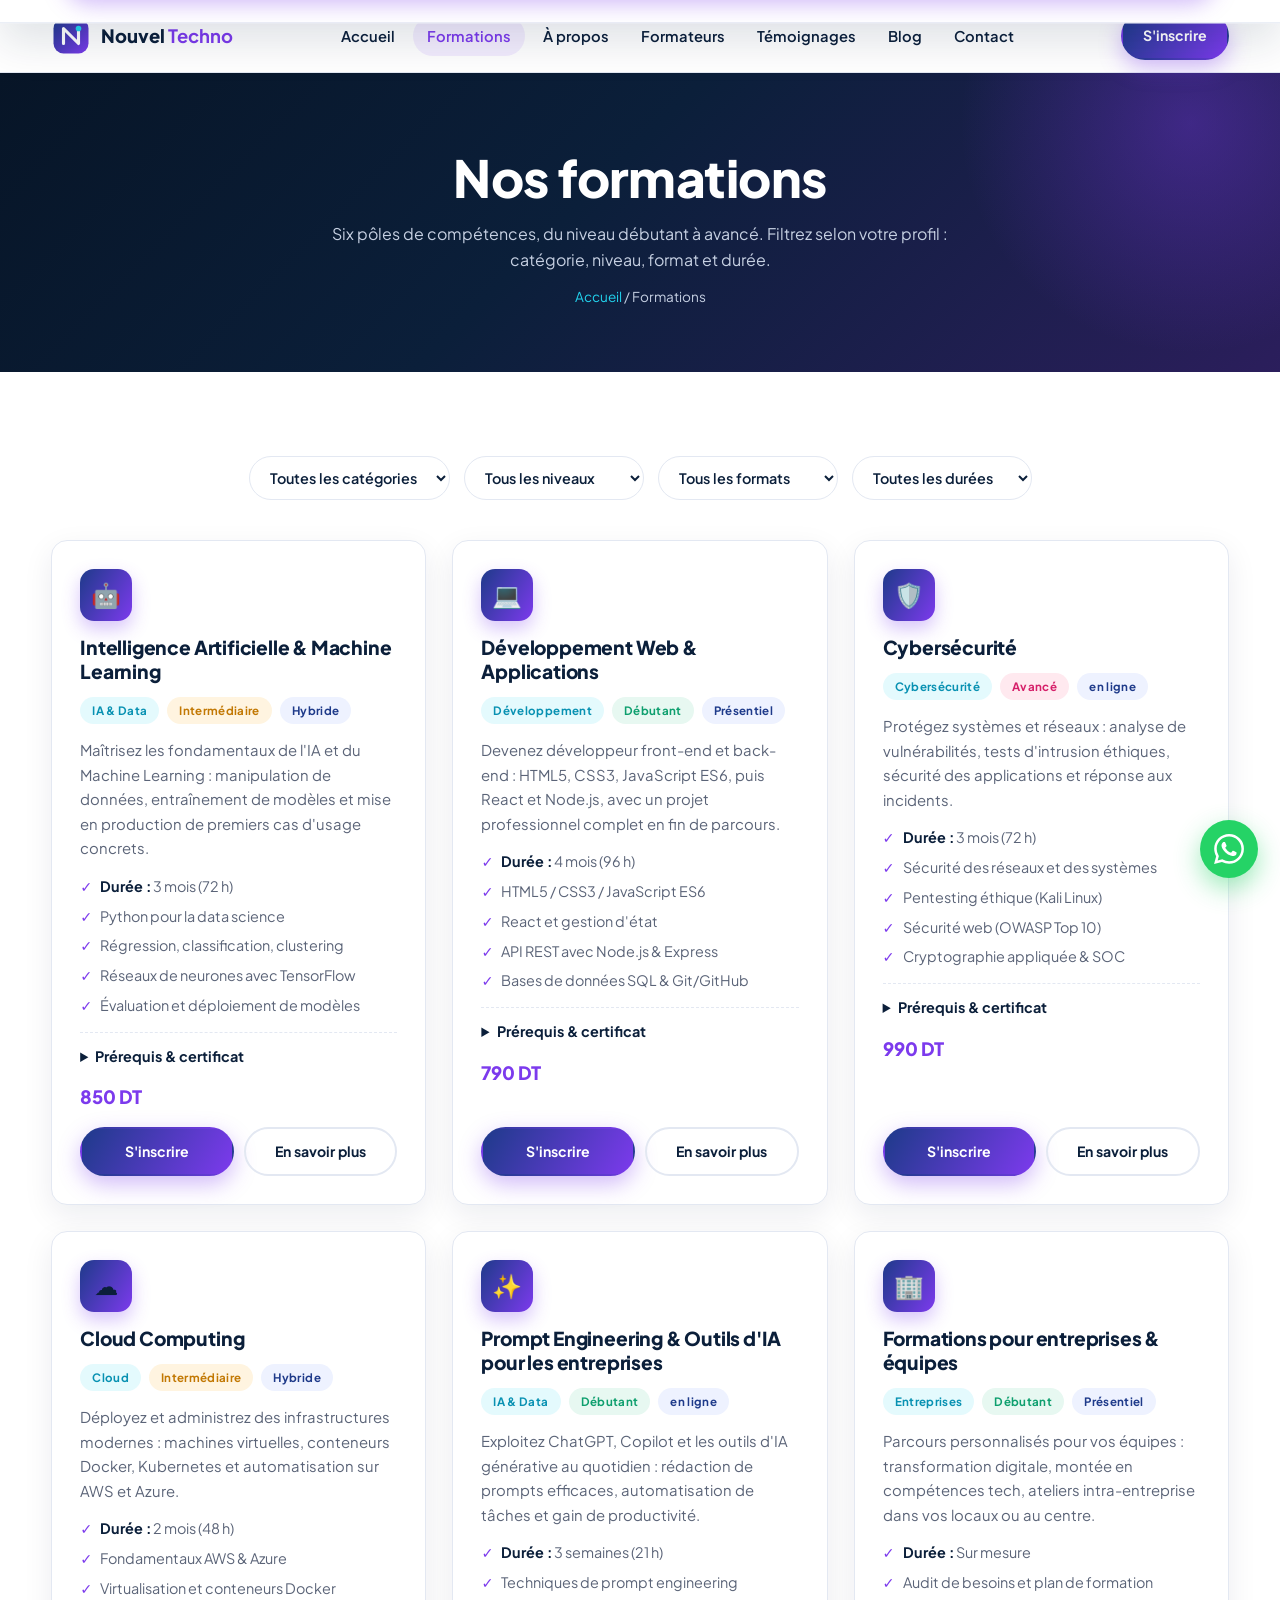
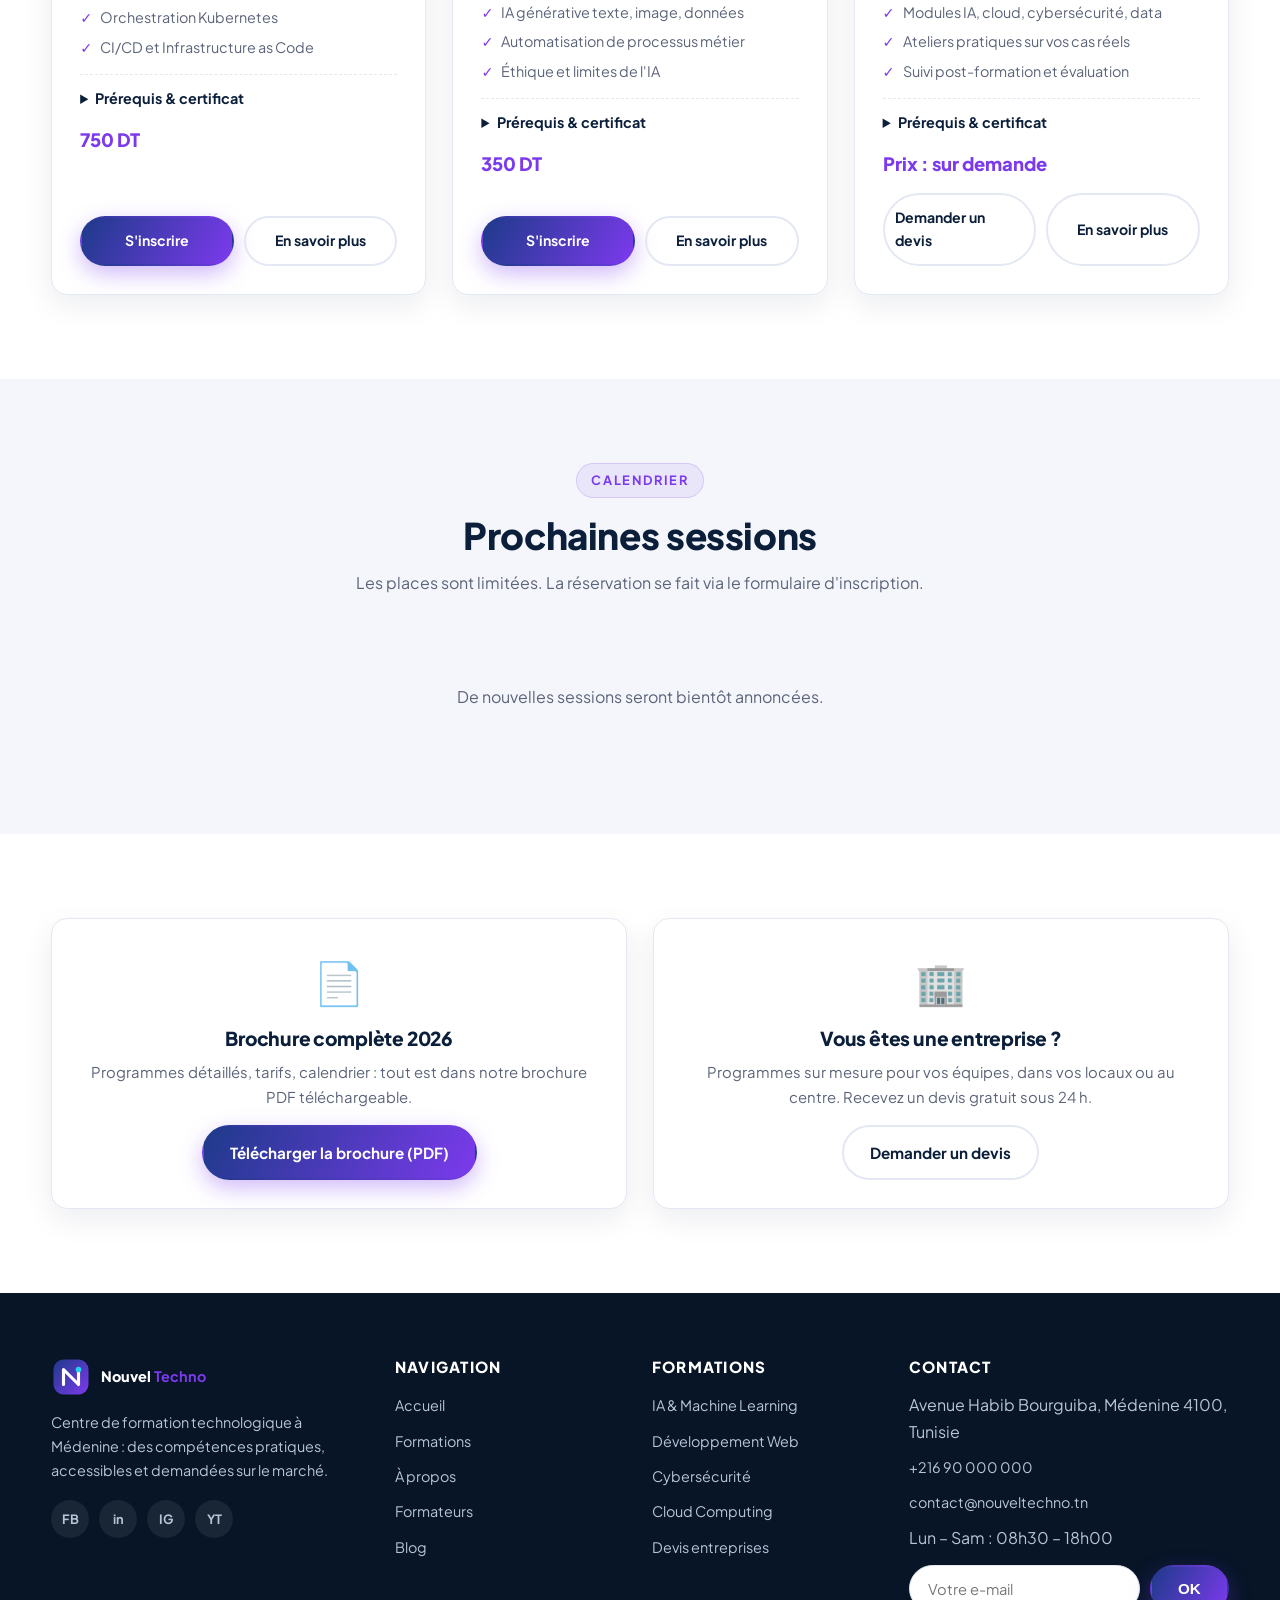
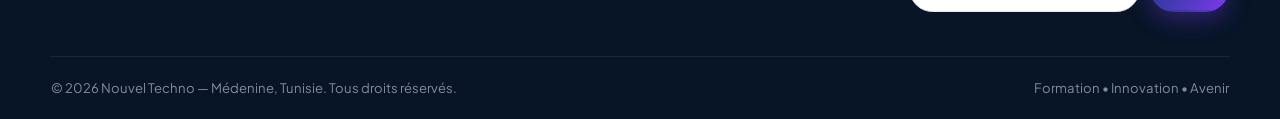
<file: formations.html>
<!DOCTYPE html>
<html lang="fr">
<head>
  <!-- ============================================================
       NOUVEL TECHNO — Page Formations
       Catalogue filtrable + calendrier des sessions
       ============================================================ -->
  <meta charset="UTF-8">
  <meta name="viewport" content="width=device-width, initial-scale=1.0">
  <title>Nos formations — Nouvel Techno | IA, Web, Cybersécurité, Cloud</title>
  <meta name="description" content="Catalogue des formations Nouvel Techno à Médenine : IA & Machine Learning, développement web, cybersécurité, cloud, prompt engineering et formations entreprises. Filtrez par catégorie, niveau, format et durée.">
  <link rel="icon" type="image/svg+xml" href="images/logos/favicon.svg">
  <link rel="preconnect" href="https://fonts.googleapis.com">
  <link rel="preconnect" href="https://fonts.gstatic.com" crossorigin>
  <link href="https://fonts.googleapis.com/css2?family=Plus+Jakarta+Sans:wght@400;600;700;800&display=swap" rel="stylesheet">
  <link rel="stylesheet" href="css/style.css">
</head>
<body>

  <!-- ==================== EN-TÊTE & NAVIGATION ==================== -->
  <header class="entete">
    <div class="conteneur entete-inner">
      <a href="index.html" class="logo" aria-label="Nouvel Techno — Accueil">
        <img src="images/logos/logo.svg" alt="">
        <span>Nouvel&nbsp;<b>Techno</b></span>
      </a>
      <nav class="nav-desktop" aria-label="Navigation principale">
        <ul>
          <li><a href="index.html">Accueil</a></li>
          <li><a href="formations.html" class="actif">Formations</a></li>
          <li><a href="a-propos.html">À propos</a></li>
          <li><a href="formateurs.html">Formateurs</a></li>
          <li><a href="temoignages.html">Témoignages</a></li>
          <li><a href="blog.html">Blog</a></li>
          <li><a href="contact.html">Contact</a></li>
        </ul>
      </nav>
      <div class="entete-actions">
        <a class="btn btn-primaire" href="inscription.html">S'inscrire</a>
        <button class="btn-menu" aria-label="Ouvrir le menu" aria-expanded="false">
          <span></span><span></span><span></span>
        </button>
      </div>
    </div>
    <nav class="nav-mobile" aria-label="Menu mobile">
      <a href="index.html">Accueil</a>
      <a href="formations.html" class="actif">Formations</a>
      <a href="a-propos.html">À propos</a>
      <a href="formateurs.html">Formateurs</a>
      <a href="temoignages.html">Témoignages</a>
      <a href="blog.html">Blog</a>
      <a href="contact.html">Contact</a>
      <a class="btn btn-primaire" href="inscription.html">S'inscrire</a>
    </nav>
  </header>

  <main>

    <!-- ==================== BANDEAU ==================== -->
    <section class="bandeau">
      <div class="conteneur">
        <h1>Nos formations</h1>
        <p>Six pôles de compétences, du niveau débutant à avancé. Filtrez selon votre profil : catégorie, niveau, format et durée.</p>
        <p class="fil-ariane"><a href="index.html">Accueil</a> / Formations</p>
      </div>
    </section>

    <!-- ==================== CATALOGUE FILTRABLE ==================== -->
    <section class="section">
      <div class="conteneur">

        <!-- Barre de filtres (génère le re-rendu via js/main.js) -->
        <div class="barre-filtres" role="group" aria-label="Filtres de formations">
          <label for="filtre-categorie" class="sr-only" style="position:absolute;left:-9999px;">Catégorie</label>
          <select id="filtre-categorie">
            <option value="tous">Toutes les catégories</option>
            <option value="ia">IA & Data</option>
            <option value="dev">Développement</option>
            <option value="cyber">Cybersécurité</option>
            <option value="cloud">Cloud</option>
            <option value="entreprise">Entreprises</option>
          </select>

          <select id="filtre-niveau" aria-label="Niveau">
            <option value="tous">Tous les niveaux</option>
            <option value="debutant">Débutant</option>
            <option value="intermediaire">Intermédiaire</option>
            <option value="avance">Avancé</option>
          </select>

          <select id="filtre-format" aria-label="Format">
            <option value="tous">Tous les formats</option>
            <option value="presentiel">Présentiel</option>
            <option value="ligne">En ligne</option>
            <option value="hybride">Hybride</option>
          </select>

          <select id="filtre-duree" aria-label="Durée">
            <option value="tous">Toutes les durées</option>
            <option value="court">≤ 1 mois</option>
            <option value="moyen">1 à 3 mois</option>
            <option value="long">Plus de 3 mois</option>
          </select>
        </div>

        <!-- Cartes de formations générées par js/main.js -->
        <div class="grille grille-3" id="liste-formations"></div>
      </div>
    </section>

    <!-- ==================== CALENDRIER DES SESSIONS ==================== -->
    <section class="section section-fond" id="calendrier">
      <div class="conteneur">
        <div class="section-tete reveal">
          <span class="sur-titre">Calendrier</span>
          <h2>Prochaines sessions</h2>
          <p>Les places sont limitées. La réservation se fait via le formulaire d'inscription.</p>
        </div>
        <div style="display:grid;gap:14px;" id="liste-sessions"></div>
      </div>
    </section>

    <!-- ==================== BROCHURE + DEVIS ==================== -->
    <section class="section">
      <div class="conteneur grille grille-2">
        <div class="carte reveal" style="text-align:center;">
          <div style="font-size:2.6rem;">📄</div>
          <h3 style="margin:10px 0;">Brochure complète 2026</h3>
          <p style="color:var(--gris-texte);font-size:.93rem;">Programmes détaillés, tarifs, calendrier : tout est dans notre brochure PDF téléchargeable.</p>
          <a class="btn btn-primaire" style="margin-top:16px;" href="documents/brochure-nouvel-techno.pdf" download>Télécharger la brochure (PDF)</a>
        </div>
        <div class="carte reveal" style="text-align:center;">
          <div style="font-size:2.6rem;">🏢</div>
          <h3 style="margin:10px 0;">Vous êtes une entreprise ?</h3>
          <p style="color:var(--gris-texte);font-size:.93rem;">Programmes sur mesure pour vos équipes, dans vos locaux ou au centre. Recevez un devis gratuit sous 24 h.</p>
          <a class="btn btn-contour" style="margin-top:16px;" href="contact.html?type=devis">Demander un devis</a>
        </div>
      </div>
    </section>

  </main>

  <!-- ==================== PIED DE PAGE ==================== -->
  <footer class="pied">
    <div class="conteneur pied-grille">
      <div>
        <a href="index.html" class="logo"><img src="images/logos/logo-blanc.svg" alt=""><span>Nouvel&nbsp;<b>Techno</b></span></a>
        <p class="presentation">Centre de formation technologique à Médenine : des compétences pratiques, accessibles et demandées sur le marché.</p>
        <div class="reseaux">
          <a href="https://facebook.com" target="_blank" rel="noopener" aria-label="Facebook">FB</a>
          <a href="https://linkedin.com" target="_blank" rel="noopener" aria-label="LinkedIn">in</a>
          <a href="https://instagram.com" target="_blank" rel="noopener" aria-label="Instagram">IG</a>
          <a href="https://youtube.com" target="_blank" rel="noopener" aria-label="YouTube">YT</a>
        </div>
      </div>
      <div>
        <h4>Navigation</h4>
        <ul>
          <li><a href="index.html">Accueil</a></li>
          <li><a href="formations.html">Formations</a></li>
          <li><a href="a-propos.html">À propos</a></li>
          <li><a href="formateurs.html">Formateurs</a></li>
          <li><a href="blog.html">Blog</a></li>
        </ul>
      </div>
      <div>
        <h4>Formations</h4>
        <ul>
          <li><a href="formations.html">IA & Machine Learning</a></li>
          <li><a href="formations.html">Développement Web</a></li>
          <li><a href="formations.html">Cybersécurité</a></li>
          <li><a href="formations.html">Cloud Computing</a></li>
          <li><a href="contact.html?type=devis">Devis entreprises</a></li>
        </ul>
      </div>
      <div>
        <h4>Contact</h4>
        <ul>
          <li>Avenue Habib Bourguiba, Médenine 4100, Tunisie</li>
          <li><a href="tel:+216900000000">+216 90 000 000</a></li>
          <li><a href="mailto:contact@nouveltechno.tn">contact@nouveltechno.tn</a></li>
          <li>Lun – Sam : 08h30 – 18h00</li>
        </ul>
        <form data-newsletter style="margin-top:14px;" aria-label="Inscription à la newsletter">
          <div class="newsletter">
            <input type="email" placeholder="Votre e-mail" required aria-label="Adresse e-mail">
            <button class="btn btn-primaire" type="submit">OK</button>
          </div>
        </form>
      </div>
    </div>
    <div class="conteneur pied-bas">
      <span>© 2026 Nouvel Techno — Médenine, Tunisie. Tous droits réservés.</span>
      <span>Formation • Innovation • Avenir</span>
    </div>
  </footer>

  <a class="btn-whatsapp" href="https://wa.me/216900000000?text=Bonjour%20Nouvel%20Techno%2C%20je%20souhaite%20un%20renseignement."
     target="_blank" rel="noopener" aria-label="Nous écrire sur WhatsApp">
    <svg viewBox="0 0 24 24" aria-hidden="true"><path d="M17.472 14.382c-.297-.149-1.758-.867-2.03-.967-.273-.099-.471-.148-.67.15-.197.297-.767.966-.94 1.164-.173.199-.347.223-.644.075-.297-.15-1.255-.463-2.39-1.475-.883-.788-1.48-1.761-1.653-2.059-.173-.297-.018-.458.13-.606.134-.133.298-.347.446-.52.149-.174.198-.298.298-.497.099-.198.05-.371-.025-.52-.075-.149-.669-1.612-.916-2.207-.242-.579-.487-.5-.669-.51-.173-.008-.371-.01-.57-.01-.198 0-.52.074-.792.372-.272.297-1.04 1.016-1.04 2.479 0 1.462 1.065 2.875 1.213 3.074.149.198 2.096 3.2 5.077 4.487.709.306 1.262.489 1.694.625.712.227 1.36.195 1.871.118.571-.085 1.758-.719 2.006-1.413.248-.694.248-1.289.173-1.413-.074-.124-.272-.198-.57-.347m-5.421 7.403h-.004a9.87 9.87 0 0 1-5.031-1.378l-.361-.214-3.741.982.998-3.648-.235-.374a9.86 9.86 0 0 1-1.51-5.26c.001-5.45 4.436-9.884 9.888-9.884 2.64 0 5.122 1.03 6.988 2.898a9.825 9.825 0 0 1 2.893 6.994c-.003 5.45-4.437 9.884-9.885 9.884m8.413-18.297A11.815 11.815 0 0 0 12.05 0C5.495 0 .16 5.335.157 11.892c0 2.096.547 4.142 1.588 5.945L.057 24l6.305-1.654a11.882 11.882 0 0 0 5.683 1.448h.005c6.554 0 11.89-5.335 11.893-11.893a11.821 11.821 0 0 0-3.48-8.413z"/></svg>
  </a>
  <button class="btn-haut" aria-label="Retour en haut de page">↑</button>

  <script src="js/data.js"></script>
  <script src="js/main.js"></script>
</body>
</html>
</file>
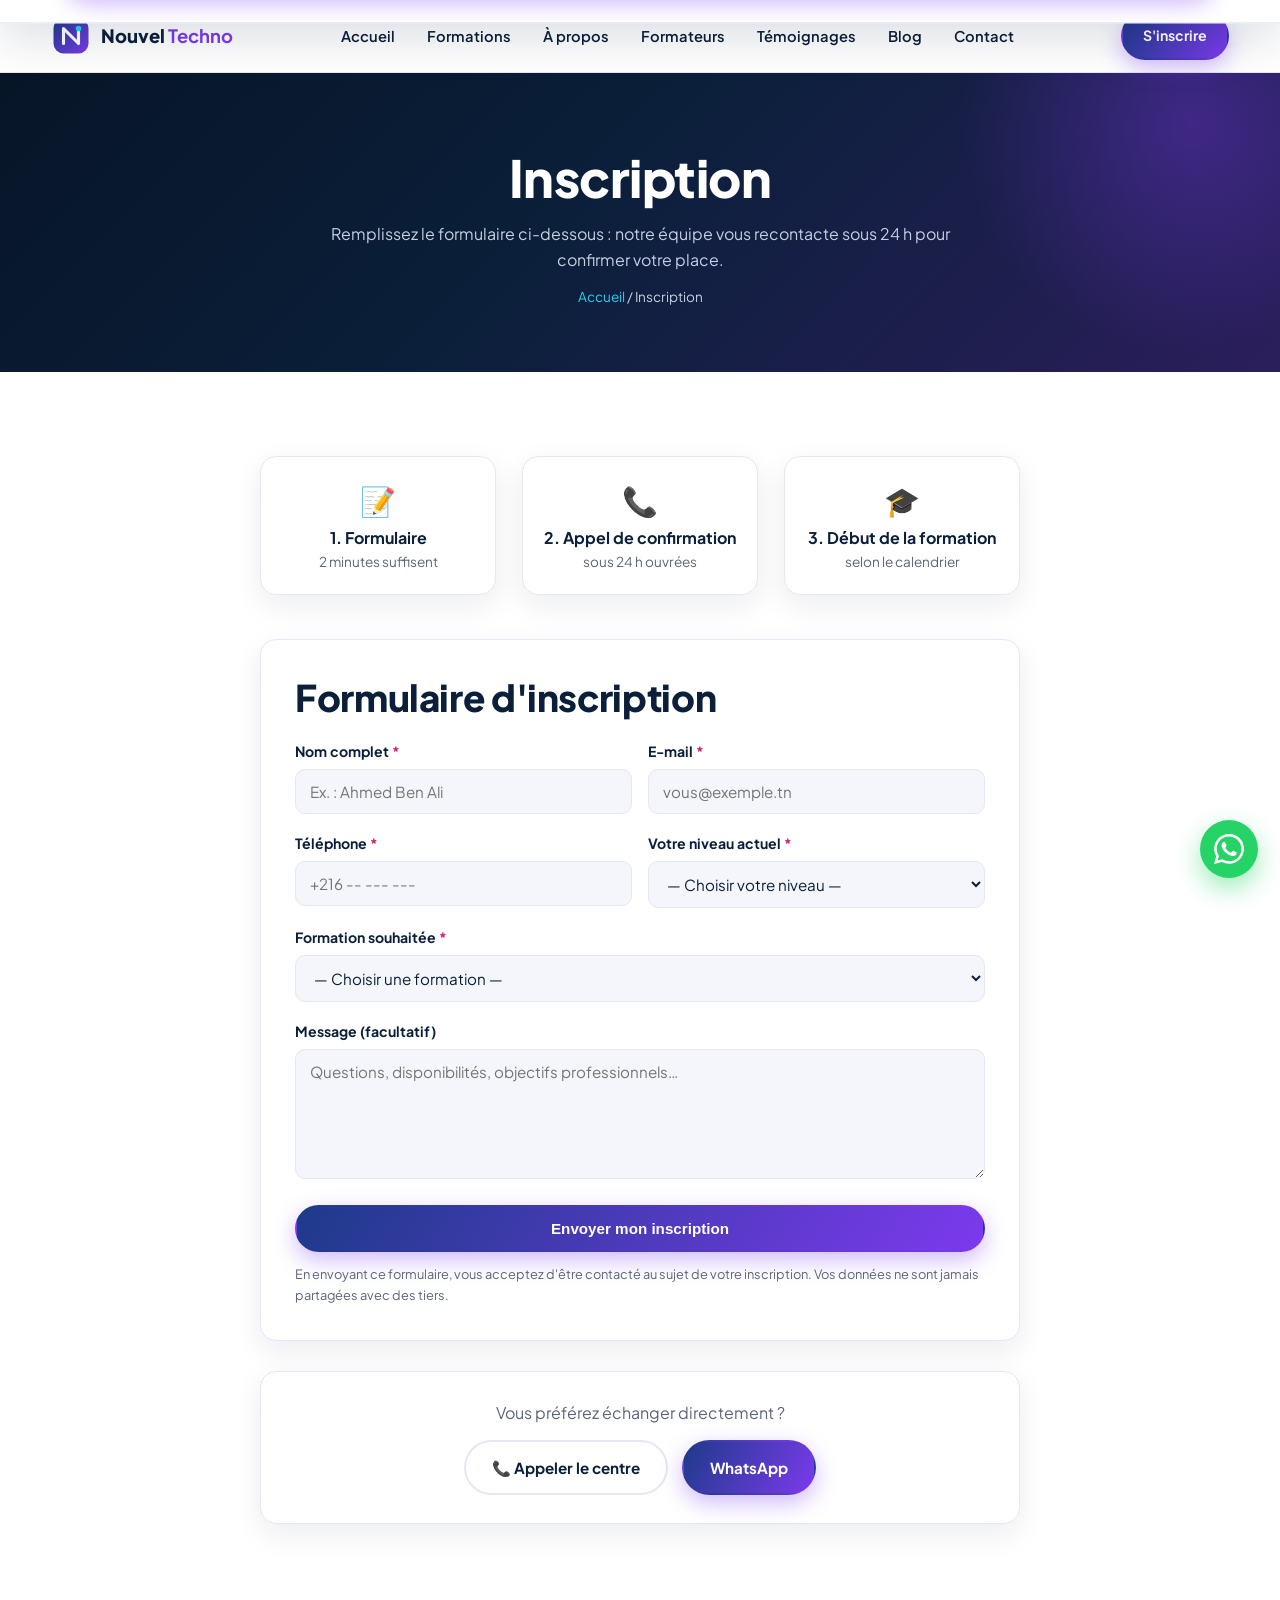
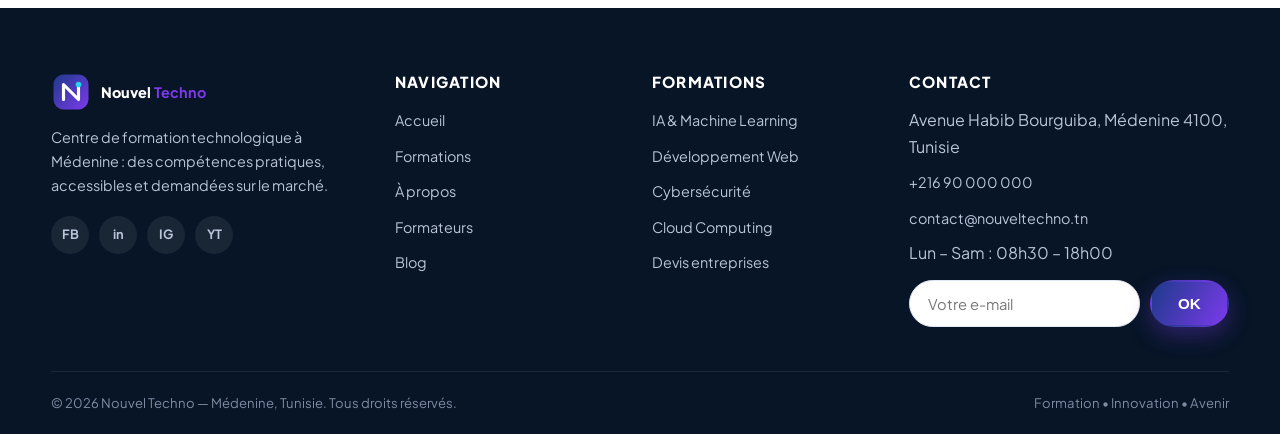
<file: inscription.html>
<!DOCTYPE html>
<html lang="fr">
<head>
  <!-- ============================================================
       NOUVEL TECHNO — Page Inscription
       Formulaire d'inscription à une formation
       (pré-remplissage depuis l'URL : inscription.html?formation=id)
       ============================================================ -->
  <meta charset="UTF-8">
  <meta name="viewport" content="width=device-width, initial-scale=1.0">
  <title>Inscription — Nouvel Techno | Réservez votre place</title>
  <meta name="description" content="Inscrivez-vous à une formation Nouvel Techno : IA, développement web, cybersécurité, cloud. Formulaire simple, réponse rapide.">
  <link rel="icon" type="image/svg+xml" href="images/logos/favicon.svg">
  <link rel="preconnect" href="https://fonts.googleapis.com">
  <link rel="preconnect" href="https://fonts.gstatic.com" crossorigin>
  <link href="https://fonts.googleapis.com/css2?family=Plus+Jakarta+Sans:wght@400;600;700;800&display=swap" rel="stylesheet">
  <link rel="stylesheet" href="css/style.css">
</head>
<body>

  <!-- ==================== EN-TÊTE & NAVIGATION ==================== -->
  <header class="entete">
    <div class="conteneur entete-inner">
      <a href="index.html" class="logo" aria-label="Nouvel Techno — Accueil">
        <img src="images/logos/logo.svg" alt="">
        <span>Nouvel&nbsp;<b>Techno</b></span>
      </a>
      <nav class="nav-desktop" aria-label="Navigation principale">
        <ul>
          <li><a href="index.html">Accueil</a></li>
          <li><a href="formations.html">Formations</a></li>
          <li><a href="a-propos.html">À propos</a></li>
          <li><a href="formateurs.html">Formateurs</a></li>
          <li><a href="temoignages.html">Témoignages</a></li>
          <li><a href="blog.html">Blog</a></li>
          <li><a href="contact.html">Contact</a></li>
        </ul>
      </nav>
      <div class="entete-actions">
        <a class="btn btn-primaire" href="inscription.html">S'inscrire</a>
        <button class="btn-menu" aria-label="Ouvrir le menu" aria-expanded="false">
          <span></span><span></span><span></span>
        </button>
      </div>
    </div>
    <nav class="nav-mobile" aria-label="Menu mobile">
      <a href="index.html">Accueil</a>
      <a href="formations.html">Formations</a>
      <a href="a-propos.html">À propos</a>
      <a href="formateurs.html">Formateurs</a>
      <a href="temoignages.html">Témoignages</a>
      <a href="blog.html">Blog</a>
      <a href="contact.html">Contact</a>
      <a class="btn btn-primaire" href="inscription.html">S'inscrire</a>
    </nav>
  </header>

  <main>

    <!-- ==================== BANDEAU ==================== -->
    <section class="bandeau">
      <div class="conteneur">
        <h1>Inscription</h1>
        <p>Remplissez le formulaire ci-dessous : notre équipe vous recontacte sous 24 h pour confirmer votre place.</p>
        <p class="fil-ariane"><a href="index.html">Accueil</a> / Inscription</p>
      </div>
    </section>

    <!-- ==================== FORMULAIRE D'INSCRIPTION ==================== -->
    <section class="section">
      <div class="conteneur" style="max-width:760px;">

        <!-- Étapes visuelles de rassurance -->
        <div class="grille grille-3" style="margin-bottom:44px;">
          <div class="carte reveal" style="text-align:center;padding:20px;">
            <div style="font-size:1.8rem;">📝</div><b>1. Formulaire</b>
            <p style="color:var(--gris-texte);font-size:.85rem;">2 minutes suffisent</p>
          </div>
          <div class="carte reveal" style="text-align:center;padding:20px;">
            <div style="font-size:1.8rem;">📞</div><b>2. Appel de confirmation</b>
            <p style="color:var(--gris-texte);font-size:.85rem;">sous 24 h ouvrées</p>
          </div>
          <div class="carte reveal" style="text-align:center;padding:20px;">
            <div style="font-size:1.8rem;">🎓</div><b>3. Début de la formation</b>
            <p style="color:var(--gris-texte);font-size:.85rem;">selon le calendrier</p>
          </div>
        </div>

        <form class="formulaire reveal" id="form-inscription" novalidate>
          <h2 style="margin-bottom:20px;">Formulaire d'inscription</h2>
          <div class="message-succes">
            ✅ Inscription enregistrée ! Notre équipe vous contactera sous 24 h ouvrées pour finaliser votre dossier.
          </div>

          <div class="rangée">
            <div class="groupe">
              <label for="i-nom">Nom complet <span class="obligatoire">*</span></label>
              <input type="text" id="i-nom" name="nom" required autocomplete="name" placeholder="Ex. : Ahmed Ben Ali">
              <span class="erreur">Veuillez saisir votre nom.</span>
            </div>
            <div class="groupe">
              <label for="i-email">E-mail <span class="obligatoire">*</span></label>
              <input type="email" id="i-email" name="email" required autocomplete="email" placeholder="vous@exemple.tn">
              <span class="erreur">Adresse e-mail invalide.</span>
            </div>
          </div>

          <div class="rangée">
            <div class="groupe">
              <label for="i-telephone">Téléphone <span class="obligatoire">*</span></label>
              <input type="tel" id="i-telephone" name="telephone" required autocomplete="tel" placeholder="+216 -- --- ---">
              <span class="erreur">Veuillez saisir votre numéro.</span>
            </div>
            <div class="groupe">
              <label for="i-niveau">Votre niveau actuel <span class="obligatoire">*</span></label>
              <select id="i-niveau" name="niveau" required>
                <option value="">— Choisir votre niveau —</option>
                <option value="debutant">Débutant — aucune expérience</option>
                <option value="intermediaire">Intermédiaire — quelques bases</option>
                <option value="avance">Avancé — pratique régulière</option>
              </select>
              <span class="erreur">Veuillez indiquer votre niveau.</span>
            </div>
          </div>

          <div class="groupe">
            <label for="i-formation">Formation souhaitée <span class="obligatoire">*</span></label>
            <!-- Options remplies dynamiquement par js/main.js (pré-remplie via ?formation=) -->
            <select id="ins-formation" name="formation" required></select>
            <span class="erreur">Veuillez choisir une formation.</span>
          </div>

          <div class="groupe">
            <label for="i-message">Message (facultatif)</label>
            <textarea id="i-message" name="message" placeholder="Questions, disponibilités, objectifs professionnels…"></textarea>
          </div>

          <button class="btn btn-primaire" type="submit" style="width:100%;justify-content:center;">Envoyer mon inscription</button>
          <p class="note-confidentialite">
            En envoyant ce formulaire, vous acceptez d'être contacté au sujet de votre inscription.
            Vos données ne sont jamais partagées avec des tiers.
          </p>
        </form>

        <!-- Rappel des alternatives -->
        <div class="carte reveal" style="margin-top:30px;text-align:center;">
          <p style="color:var(--gris-texte);">Vous préférez échanger directement ?</p>
          <div class="heros-actions" style="justify-content:center;margin-top:14px;">
            <a class="btn btn-contour" href="tel:+216900000000">📞 Appeler le centre</a>
            <a class="btn btn-primaire" href="https://wa.me/216900000000" target="_blank" rel="noopener">WhatsApp</a>
          </div>
        </div>

      </div>
    </section>

  </main>

  <!-- ==================== PIED DE PAGE ==================== -->
  <footer class="pied">
    <div class="conteneur pied-grille">
      <div>
        <a href="index.html" class="logo"><img src="images/logos/logo-blanc.svg" alt=""><span>Nouvel&nbsp;<b>Techno</b></span></a>
        <p class="presentation">Centre de formation technologique à Médenine : des compétences pratiques, accessibles et demandées sur le marché.</p>
        <div class="reseaux">
          <a href="https://facebook.com" target="_blank" rel="noopener" aria-label="Facebook">FB</a>
          <a href="https://linkedin.com" target="_blank" rel="noopener" aria-label="LinkedIn">in</a>
          <a href="https://instagram.com" target="_blank" rel="noopener" aria-label="Instagram">IG</a>
          <a href="https://youtube.com" target="_blank" rel="noopener" aria-label="YouTube">YT</a>
        </div>
      </div>
      <div>
        <h4>Navigation</h4>
        <ul>
          <li><a href="index.html">Accueil</a></li>
          <li><a href="formations.html">Formations</a></li>
          <li><a href="a-propos.html">À propos</a></li>
          <li><a href="formateurs.html">Formateurs</a></li>
          <li><a href="blog.html">Blog</a></li>
        </ul>
      </div>
      <div>
        <h4>Formations</h4>
        <ul>
          <li><a href="formations.html">IA & Machine Learning</a></li>
          <li><a href="formations.html">Développement Web</a></li>
          <li><a href="formations.html">Cybersécurité</a></li>
          <li><a href="formations.html">Cloud Computing</a></li>
          <li><a href="contact.html?type=devis">Devis entreprises</a></li>
        </ul>
      </div>
      <div>
        <h4>Contact</h4>
        <ul>
          <li>Avenue Habib Bourguiba, Médenine 4100, Tunisie</li>
          <li><a href="tel:+216900000000">+216 90 000 000</a></li>
          <li><a href="mailto:contact@nouveltechno.tn">contact@nouveltechno.tn</a></li>
          <li>Lun – Sam : 08h30 – 18h00</li>
        </ul>
        <form data-newsletter style="margin-top:14px;" aria-label="Inscription à la newsletter">
          <div class="newsletter">
            <input type="email" placeholder="Votre e-mail" required aria-label="Adresse e-mail">
            <button class="btn btn-primaire" type="submit">OK</button>
          </div>
        </form>
      </div>
    </div>
    <div class="conteneur pied-bas">
      <span>© 2026 Nouvel Techno — Médenine, Tunisie. Tous droits réservés.</span>
      <span>Formation • Innovation • Avenir</span>
    </div>
  </footer>

  <a class="btn-whatsapp" href="https://wa.me/216900000000?text=Bonjour%20Nouvel%20Techno%2C%20je%20souhaite%20un%20renseignement."
     target="_blank" rel="noopener" aria-label="Nous écrire sur WhatsApp">
    <svg viewBox="0 0 24 24" aria-hidden="true"><path d="M17.472 14.382c-.297-.149-1.758-.867-2.03-.967-.273-.099-.471-.148-.67.15-.197.297-.767.966-.94 1.164-.173.199-.347.223-.644.075-.297-.15-1.255-.463-2.39-1.475-.883-.788-1.48-1.761-1.653-2.059-.173-.297-.018-.458.13-.606.134-.133.298-.347.446-.52.149-.174.198-.298.298-.497.099-.198.05-.371-.025-.52-.075-.149-.669-1.612-.916-2.207-.242-.579-.487-.5-.669-.51-.173-.008-.371-.01-.57-.01-.198 0-.52.074-.792.372-.272.297-1.04 1.016-1.04 2.479 0 1.462 1.065 2.875 1.213 3.074.149.198 2.096 3.2 5.077 4.487.709.306 1.262.489 1.694.625.712.227 1.36.195 1.871.118.571-.085 1.758-.719 2.006-1.413.248-.694.248-1.289.173-1.413-.074-.124-.272-.198-.57-.347m-5.421 7.403h-.004a9.87 9.87 0 0 1-5.031-1.378l-.361-.214-3.741.982.998-3.648-.235-.374a9.86 9.86 0 0 1-1.51-5.26c.001-5.45 4.436-9.884 9.888-9.884 2.64 0 5.122 1.03 6.988 2.898a9.825 9.825 0 0 1 2.893 6.994c-.003 5.45-4.437 9.884-9.885 9.884m8.413-18.297A11.815 11.815 0 0 0 12.05 0C5.495 0 .16 5.335.157 11.892c0 2.096.547 4.142 1.588 5.945L.057 24l6.305-1.654a11.882 11.882 0 0 0 5.683 1.448h.005c6.554 0 11.89-5.335 11.893-11.893a11.821 11.821 0 0 0-3.48-8.413z"/></svg>
  </a>
  <button class="btn-haut" aria-label="Retour en haut de page">↑</button>

  <script src="js/data.js"></script>
  <script src="js/main.js"></script>
</body>
</html>
</file>
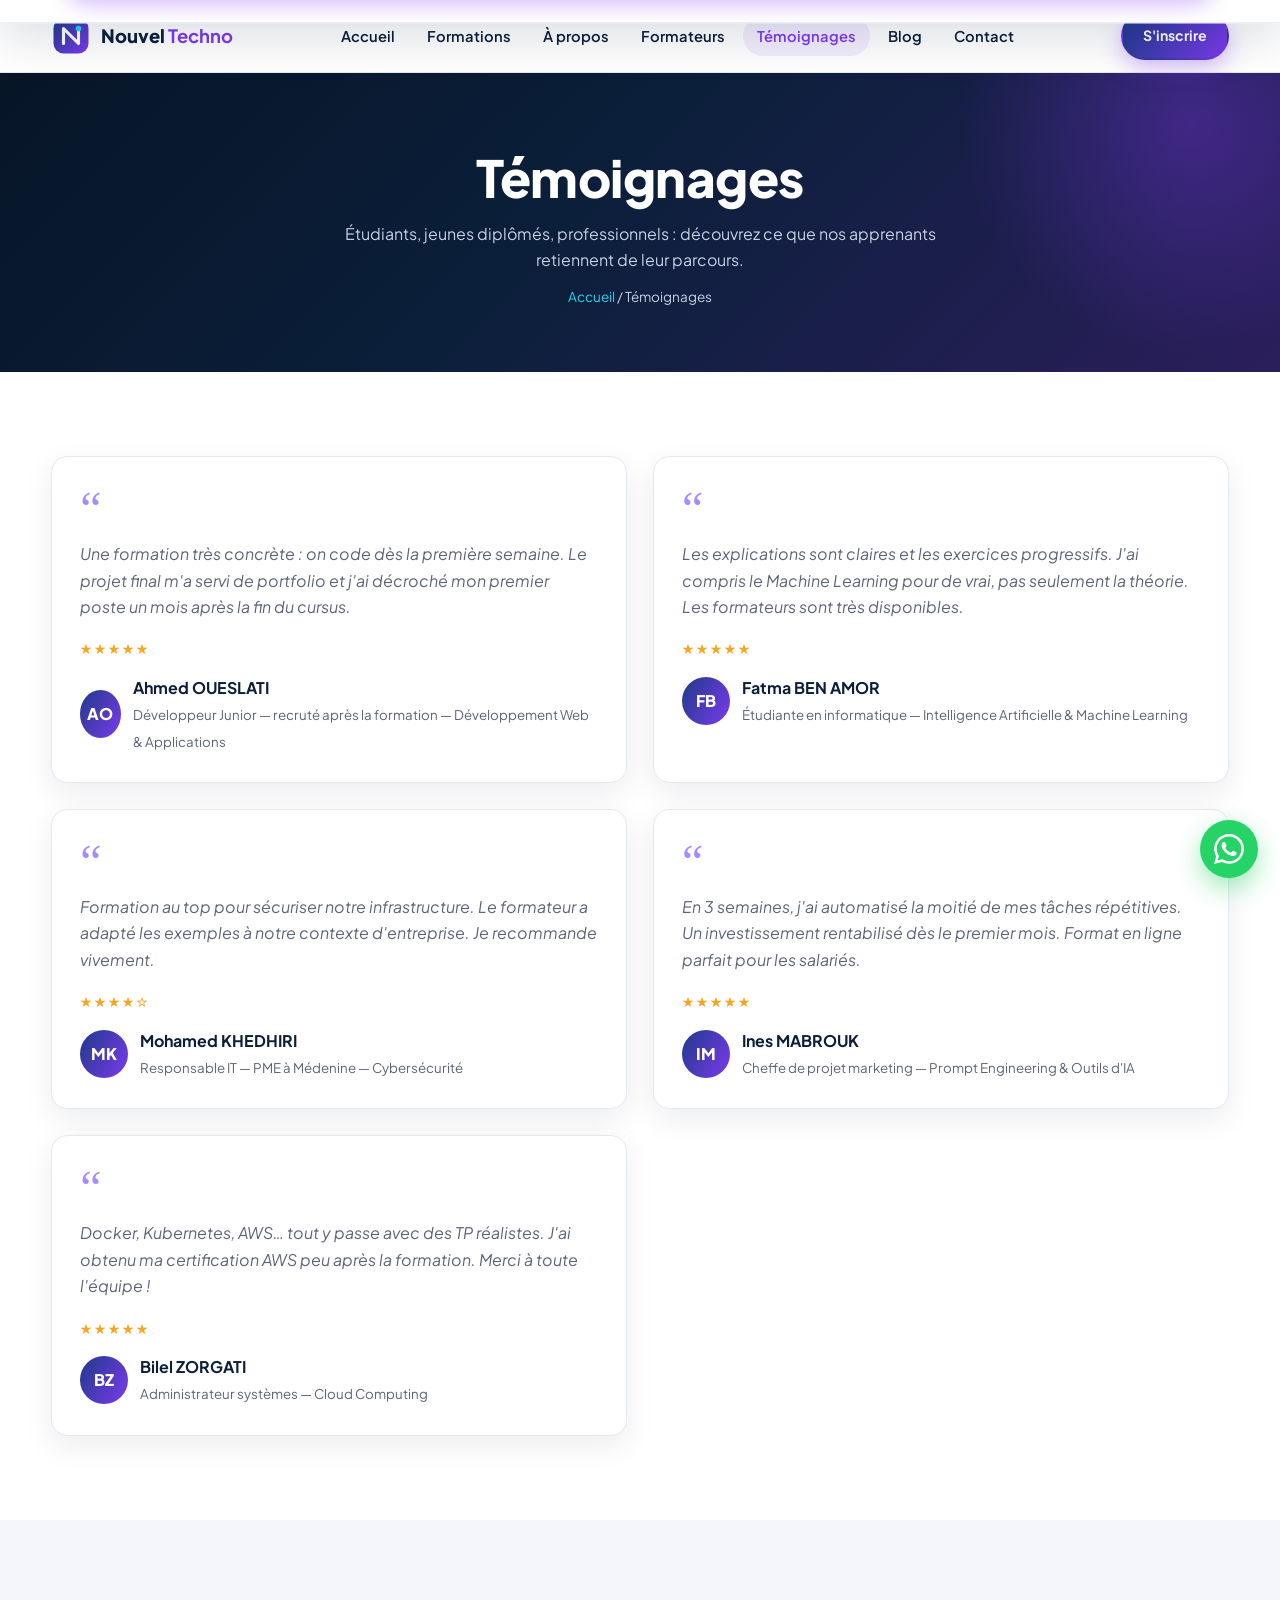
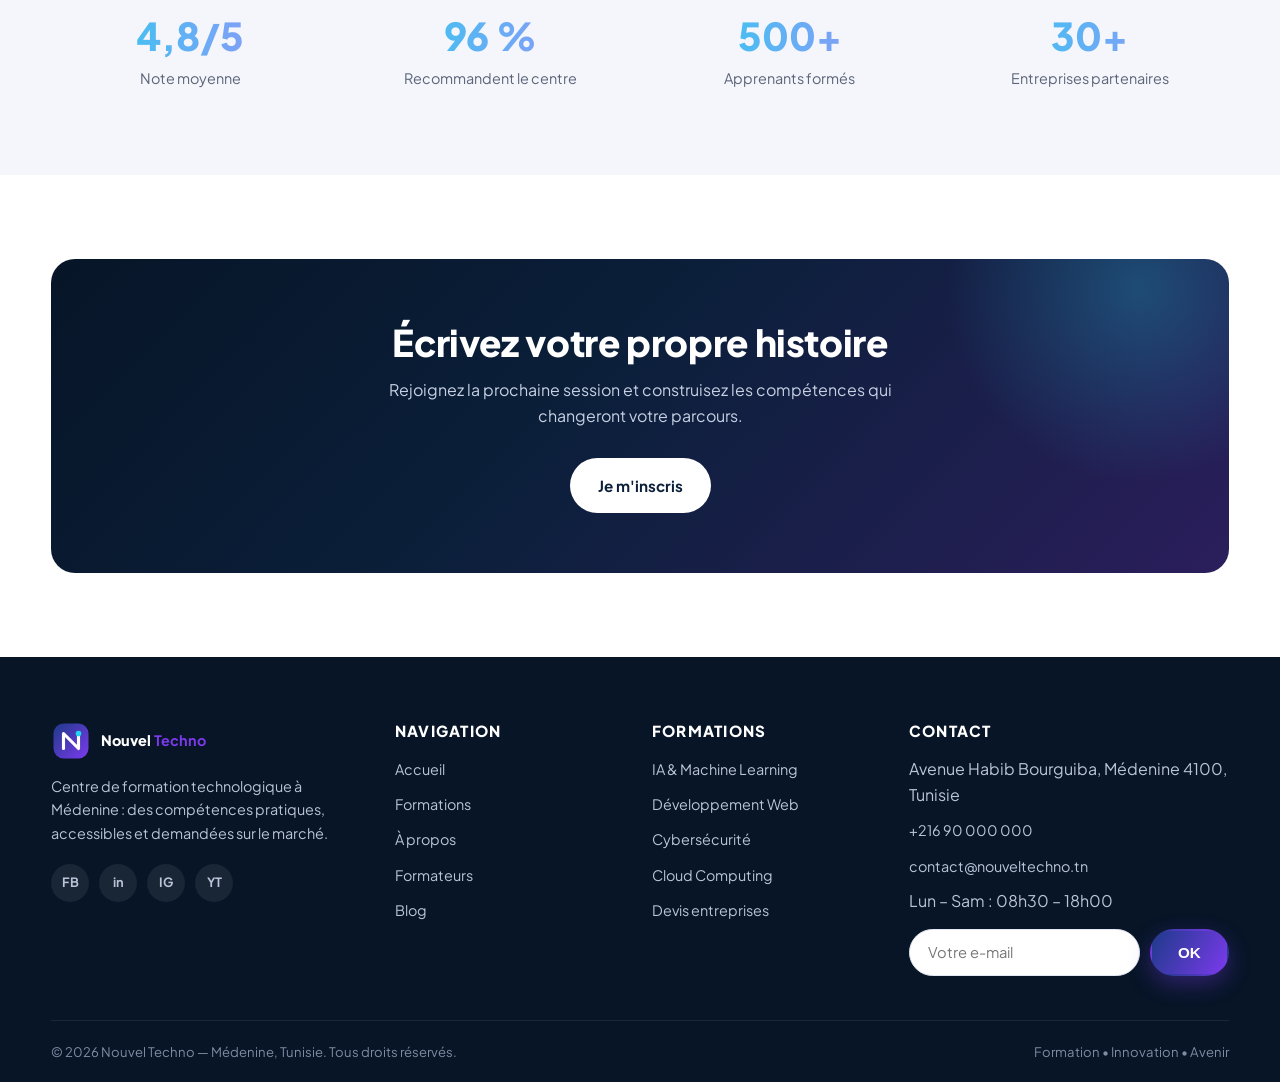
<file: temoignages.html>
<!DOCTYPE html>
<html lang="fr">
<head>
  <!-- ============================================================
       NOUVEL TECHNO — Page Témoignages
       Retours d'expérience des apprenants (rendu dynamique)
       ============================================================ -->
  <meta charset="UTF-8">
  <meta name="viewport" content="width=device-width, initial-scale=1.0">
  <title>Témoignages — Nouvel Techno | Ce que disent nos apprenants</title>
  <meta name="description" content="Découvrez les retours de nos apprenants : étudiants, salariés et entreprises formés par Nouvel Techno à Médenine.">
  <link rel="icon" type="image/svg+xml" href="images/logos/favicon.svg">
  <link rel="preconnect" href="https://fonts.googleapis.com">
  <link rel="preconnect" href="https://fonts.gstatic.com" crossorigin>
  <link href="https://fonts.googleapis.com/css2?family=Plus+Jakarta+Sans:wght@400;600;700;800&display=swap" rel="stylesheet">
  <link rel="stylesheet" href="css/style.css">
  <style>
    /* Style propre à cette page : grille de témoignages */
    .grille-temoignages { display: grid; grid-template-columns: repeat(2, 1fr); gap: 26px; }
    @media (max-width: 768px) { .grille-temoignages { grid-template-columns: 1fr; } }
  </style>
</head>
<body>

  <!-- ==================== EN-TÊTE & NAVIGATION ==================== -->
  <header class="entete">
    <div class="conteneur entete-inner">
      <a href="index.html" class="logo" aria-label="Nouvel Techno — Accueil">
        <img src="images/logos/logo.svg" alt="">
        <span>Nouvel&nbsp;<b>Techno</b></span>
      </a>
      <nav class="nav-desktop" aria-label="Navigation principale">
        <ul>
          <li><a href="index.html">Accueil</a></li>
          <li><a href="formations.html">Formations</a></li>
          <li><a href="a-propos.html">À propos</a></li>
          <li><a href="formateurs.html">Formateurs</a></li>
          <li><a href="temoignages.html" class="actif">Témoignages</a></li>
          <li><a href="blog.html">Blog</a></li>
          <li><a href="contact.html">Contact</a></li>
        </ul>
      </nav>
      <div class="entete-actions">
        <a class="btn btn-primaire" href="inscription.html">S'inscrire</a>
        <button class="btn-menu" aria-label="Ouvrir le menu" aria-expanded="false">
          <span></span><span></span><span></span>
        </button>
      </div>
    </div>
    <nav class="nav-mobile" aria-label="Menu mobile">
      <a href="index.html">Accueil</a>
      <a href="formations.html">Formations</a>
      <a href="a-propos.html">À propos</a>
      <a href="formateurs.html">Formateurs</a>
      <a href="temoignages.html" class="actif">Témoignages</a>
      <a href="blog.html">Blog</a>
      <a href="contact.html">Contact</a>
      <a class="btn btn-primaire" href="inscription.html">S'inscrire</a>
    </nav>
  </header>

  <main>

    <!-- ==================== BANDEAU ==================== -->
    <section class="bandeau">
      <div class="conteneur">
        <h1>Témoignages</h1>
        <p>Étudiants, jeunes diplômés, professionnels : découvrez ce que nos apprenants retiennent de leur parcours.</p>
        <p class="fil-ariane"><a href="index.html">Accueil</a> / Témoignages</p>
      </div>
    </section>

    <!-- ==================== GRILLE DES TÉMOIGNAGES ==================== -->
    <section class="section">
      <div class="conteneur">
        <!-- Cartes générées par js/main.js depuis js/data.js -->
        <div class="grille-temoignages" id="grille-temoignages"></div>
      </div>
    </section>

    <!-- ==================== CHIFFRES CLÉS ==================== -->
    <section class="section section-fond">
      <div class="conteneur stats reveal">
        <div class="stat"><div class="chiffre">4,8/5</div><div class="libelle">Note moyenne</div></div>
        <div class="stat"><div class="chiffre">96 %</div><div class="libelle">Recommandent le centre</div></div>
        <div class="stat"><div class="chiffre">500+</div><div class="libelle">Apprenants formés</div></div>
        <div class="stat"><div class="chiffre">30+</div><div class="libelle">Entreprises partenaires</div></div>
      </div>
    </section>

    <!-- ==================== CTA ==================== -->
    <section class="section">
      <div class="conteneur">
        <div class="cta-banniere reveal">
          <h2>Écrivez votre propre histoire</h2>
          <p>Rejoignez la prochaine session et construisez les compétences qui changeront votre parcours.</p>
          <div class="heros-actions" style="justify-content:center;">
            <a class="btn btn-clair" href="inscription.html">Je m'inscris</a>
          </div>
        </div>
      </div>
    </section>

  </main>

  <!-- ==================== PIED DE PAGE ==================== -->
  <footer class="pied">
    <div class="conteneur pied-grille">
      <div>
        <a href="index.html" class="logo"><img src="images/logos/logo-blanc.svg" alt=""><span>Nouvel&nbsp;<b>Techno</b></span></a>
        <p class="presentation">Centre de formation technologique à Médenine : des compétences pratiques, accessibles et demandées sur le marché.</p>
        <div class="reseaux">
          <a href="https://facebook.com" target="_blank" rel="noopener" aria-label="Facebook">FB</a>
          <a href="https://linkedin.com" target="_blank" rel="noopener" aria-label="LinkedIn">in</a>
          <a href="https://instagram.com" target="_blank" rel="noopener" aria-label="Instagram">IG</a>
          <a href="https://youtube.com" target="_blank" rel="noopener" aria-label="YouTube">YT</a>
        </div>
      </div>
      <div>
        <h4>Navigation</h4>
        <ul>
          <li><a href="index.html">Accueil</a></li>
          <li><a href="formations.html">Formations</a></li>
          <li><a href="a-propos.html">À propos</a></li>
          <li><a href="formateurs.html">Formateurs</a></li>
          <li><a href="blog.html">Blog</a></li>
        </ul>
      </div>
      <div>
        <h4>Formations</h4>
        <ul>
          <li><a href="formations.html">IA & Machine Learning</a></li>
          <li><a href="formations.html">Développement Web</a></li>
          <li><a href="formations.html">Cybersécurité</a></li>
          <li><a href="formations.html">Cloud Computing</a></li>
          <li><a href="contact.html?type=devis">Devis entreprises</a></li>
        </ul>
      </div>
      <div>
        <h4>Contact</h4>
        <ul>
          <li>Avenue Habib Bourguiba, Médenine 4100, Tunisie</li>
          <li><a href="tel:+216900000000">+216 90 000 000</a></li>
          <li><a href="mailto:contact@nouveltechno.tn">contact@nouveltechno.tn</a></li>
          <li>Lun – Sam : 08h30 – 18h00</li>
        </ul>
        <form data-newsletter style="margin-top:14px;" aria-label="Inscription à la newsletter">
          <div class="newsletter">
            <input type="email" placeholder="Votre e-mail" required aria-label="Adresse e-mail">
            <button class="btn btn-primaire" type="submit">OK</button>
          </div>
        </form>
      </div>
    </div>
    <div class="conteneur pied-bas">
      <span>© 2026 Nouvel Techno — Médenine, Tunisie. Tous droits réservés.</span>
      <span>Formation • Innovation • Avenir</span>
    </div>
  </footer>

  <a class="btn-whatsapp" href="https://wa.me/216900000000?text=Bonjour%20Nouvel%20Techno%2C%20je%20souhaite%20un%20renseignement."
     target="_blank" rel="noopener" aria-label="Nous écrire sur WhatsApp">
    <svg viewBox="0 0 24 24" aria-hidden="true"><path d="M17.472 14.382c-.297-.149-1.758-.867-2.03-.967-.273-.099-.471-.148-.67.15-.197.297-.767.966-.94 1.164-.173.199-.347.223-.644.075-.297-.15-1.255-.463-2.39-1.475-.883-.788-1.48-1.761-1.653-2.059-.173-.297-.018-.458.13-.606.134-.133.298-.347.446-.52.149-.174.198-.298.298-.497.099-.198.05-.371-.025-.52-.075-.149-.669-1.612-.916-2.207-.242-.579-.487-.5-.669-.51-.173-.008-.371-.01-.57-.01-.198 0-.52.074-.792.372-.272.297-1.04 1.016-1.04 2.479 0 1.462 1.065 2.875 1.213 3.074.149.198 2.096 3.2 5.077 4.487.709.306 1.262.489 1.694.625.712.227 1.36.195 1.871.118.571-.085 1.758-.719 2.006-1.413.248-.694.248-1.289.173-1.413-.074-.124-.272-.198-.57-.347m-5.421 7.403h-.004a9.87 9.87 0 0 1-5.031-1.378l-.361-.214-3.741.982.998-3.648-.235-.374a9.86 9.86 0 0 1-1.51-5.26c.001-5.45 4.436-9.884 9.888-9.884 2.64 0 5.122 1.03 6.988 2.898a9.825 9.825 0 0 1 2.893 6.994c-.003 5.45-4.437 9.884-9.885 9.884m8.413-18.297A11.815 11.815 0 0 0 12.05 0C5.495 0 .16 5.335.157 11.892c0 2.096.547 4.142 1.588 5.945L.057 24l6.305-1.654a11.882 11.882 0 0 0 5.683 1.448h.005c6.554 0 11.89-5.335 11.893-11.893a11.821 11.821 0 0 0-3.48-8.413z"/></svg>
  </a>
  <button class="btn-haut" aria-label="Retour en haut de page">↑</button>

  <script src="js/data.js"></script>
  <script src="js/main.js"></script>
</body>
</html>
</file>
<file: css/style.css>
/* ==========================================================================
   NOUVEL TECHNO — Feuille de style principale
   Centre de formation en ligne — Médenine, Tunisie
   --------------------------------------------------------------------------
   Sommaire :
   1.  Variables & design tokens
   2.  Reset & base
   3.  Utilitaires (conteneur, titres de section, boutons, badges)
   4.  En-tête & navigation (desktop + mobile)
   5.  Héros & bandeaux de page
   6.  Cartes (formations, formateurs, témoignages, articles, sessions)
   7.  Filtres & formulaires
   8.  Sections spéciales (stats, valeurs, CTA, newsletter, carte, FAQ)
   9.  Pied de page
   10. Bouton WhatsApp flottant & retour en haut
   11. Compte à rebours
   12. Modales & toasts
   13. Animations (reveal au scroll, micro-animations)
   14. Responsive (tablettes & mobiles)
   ========================================================================== */

/* ==========================================================================
   1. VARIABLES & DESIGN TOKENS
   ========================================================================== */
:root {
  /* Palette : bleu profond, violet électrique, blanc, gris clair + accents cyan */
  --bleu-profond: #0b1f3a;
  --bleu-nuit: #071527;
  --bleu-moyen: #1e3a8a;
  --violet: #7c3aed;
  --violet-clair: #a78bfa;
  --cyan: #22d3ee;
  --blanc: #ffffff;
  --gris-clair: #f4f6fb;
  --gris-texte: #5b6478;
  --gris-bordure: #e3e8f2;

  /* Dégradés subtils */
  --degrade-marque: linear-gradient(120deg, var(--bleu-moyen), var(--violet));
  --degrade-heros: linear-gradient(135deg, var(--bleu-nuit) 0%, var(--bleu-profond) 45%, #2b1e5c 100%);
  --degrade-texte: linear-gradient(90deg, var(--cyan), var(--violet-clair));

  /* Typographie : sans-serif moderne, lisible, hiérarchisée */
  --police: "Plus Jakarta Sans", "Segoe UI", system-ui, -apple-system, Arial, sans-serif;

  /* Rythme & formes */
  --rayon: 16px;
  --rayon-petit: 10px;
  --ombre-carte: 0 10px 30px rgba(11, 31, 58, 0.08);
  --ombre-carte-hover: 0 18px 45px rgba(11, 31, 58, 0.16);
  --transition: 0.25s ease;
  --hauteur-entete: 72px;
}

/* ==========================================================================
   2. RESET & BASE
   ========================================================================== */
*, *::before, *::after { box-sizing: border-box; margin: 0; padding: 0; }

html { scroll-behavior: smooth; }

body {
  font-family: var(--police);
  color: var(--bleu-profond);
  background: var(--blanc);
  line-height: 1.65;
  font-size: 16px;
  -webkit-font-smoothing: antialiased;
}

img, svg, video { max-width: 100%; display: block; }
a { color: var(--violet); text-decoration: none; transition: color var(--transition); }
a:hover { color: var(--bleu-moyen); }
ul { list-style: none; }

h1, h2, h3, h4 { line-height: 1.25; font-weight: 800; letter-spacing: -0.01em; }
h1 { font-size: clamp(2rem, 4.5vw, 3.2rem); }
h2 { font-size: clamp(1.6rem, 3vw, 2.3rem); }
h3 { font-size: 1.2rem; }

:focus-visible { outline: 3px solid var(--cyan); outline-offset: 2px; border-radius: 4px; }

/* ==========================================================================
   3. UTILITAIRES
   ========================================================================== */
.conteneur { width: min(1180px, 92%); margin-inline: auto; }

.section { padding: 84px 0; }
.section-fond { background: var(--gris-clair); }

.section-tete { max-width: 680px; margin: 0 auto 48px; text-align: center; }
.section-tete p { color: var(--gris-texte); margin-top: 12px; }

.sur-titre {
  display: inline-block;
  font-size: 0.8rem;
  font-weight: 700;
  text-transform: uppercase;
  letter-spacing: 0.14em;
  color: var(--violet);
  background: rgba(124, 58, 237, 0.08);
  border: 1px solid rgba(124, 58, 237, 0.18);
  padding: 6px 14px;
  border-radius: 999px;
  margin-bottom: 14px;
}

.texte-degrade {
  background: var(--degrade-texte);
  -webkit-background-clip: text;
  background-clip: text;
  color: transparent;
}

/* Boutons */
.btn {
  display: inline-flex;
  align-items: center;
  gap: 8px;
  padding: 13px 26px;
  border-radius: 999px;
  font-weight: 700;
  font-size: 0.95rem;
  border: 2px solid transparent;
  cursor: pointer;
  transition: transform var(--transition), box-shadow var(--transition), background var(--transition), color var(--transition);
}
.btn:active { transform: scale(0.97); }

.btn-primaire {
  background: var(--degrade-marque);
  color: var(--blanc);
  box-shadow: 0 8px 22px rgba(124, 58, 237, 0.35);
}
.btn-primaire:hover { color: var(--blanc); transform: translateY(-2px); box-shadow: 0 12px 28px rgba(124, 58, 237, 0.45); }

.btn-secondaire {
  background: transparent;
  color: var(--blanc);
  border-color: rgba(255, 255, 255, 0.45);
}
.btn-secondaire:hover { color: var(--blanc); border-color: var(--cyan); background: rgba(34, 211, 238, 0.08); }

.btn-clair { background: var(--blanc); color: var(--bleu-profond); }
.btn-clair:hover { color: var(--violet); transform: translateY(-2px); }

.btn-contour {
  background: transparent;
  color: var(--bleu-profond);
  border-color: var(--gris-bordure);
}
.btn-contour:hover { color: var(--violet); border-color: var(--violet); }

/* Badges (niveau, format, catégorie) */
.badge {
  display: inline-block;
  font-size: 0.72rem;
  font-weight: 700;
  padding: 4px 12px;
  border-radius: 999px;
  letter-spacing: 0.03em;
}
.badge-debutant { background: #e7f8f1; color: #0e9f6e; }
.badge-intermediaire { background: #fff4e0; color: #c27803; }
.badge-avance { background: #ffe9ef; color: #d61f69; }
.badge-format { background: #eef2ff; color: var(--bleu-moyen); }
.badge-categorie { background: rgba(34, 211, 238, 0.12); color: #0891b2; }

/* ==========================================================================
   4. EN-TÊTE & NAVIGATION
   ========================================================================== */
.entete {
  position: sticky;
  top: 0;
  z-index: 100;
  background: rgba(255, 255, 255, 0.92);
  backdrop-filter: blur(12px);
  border-bottom: 1px solid var(--gris-bordure);
}

.entete-inner {
  height: var(--hauteur-entete);
  display: flex;
  align-items: center;
  justify-content: space-between;
  gap: 20px;
}

.logo { display: flex; align-items: center; gap: 10px; font-weight: 800; font-size: 1.15rem; color: var(--bleu-profond); }
.logo:hover { color: var(--violet); }
.logo img { height: 40px; width: auto; }
.logo b { color: var(--violet); }

.nav-desktop ul { display: flex; gap: 4px; }
.nav-desktop a {
  display: block;
  padding: 8px 14px;
  border-radius: 999px;
  font-weight: 600;
  font-size: 0.92rem;
  color: var(--bleu-profond);
}
.nav-desktop a:hover { background: var(--gris-clair); color: var(--violet); }
.nav-desktop a.actif { background: rgba(124, 58, 237, 0.09); color: var(--violet); }

.entete-actions { display: flex; align-items: center; gap: 12px; }
.entete-actions .btn { padding: 10px 20px; font-size: 0.88rem; }

/* Bouton menu mobile (hamburger) */
.btn-menu {
  display: none;
  flex-direction: column;
  justify-content: center;
  gap: 5px;
  width: 44px;
  height: 44px;
  padding: 10px;
  background: var(--gris-clair);
  border: 1px solid var(--gris-bordure);
  border-radius: 10px;
  cursor: pointer;
}
.btn-menu span {
  display: block;
  height: 2px;
  width: 100%;
  background: var(--bleu-profond);
  border-radius: 2px;
  transition: transform var(--transition), opacity var(--transition);
}
.btn-menu.ouvert span:nth-child(1) { transform: translateY(7px) rotate(45deg); }
.btn-menu.ouvert span:nth-child(2) { opacity: 0; }
.btn-menu.ouvert span:nth-child(3) { transform: translateY(-7px) rotate(-45deg); }

/* Menu mobile (panneau coulissant) */
.nav-mobile {
  position: fixed;
  inset: var(--hauteur-entete) 0 auto 0;
  background: var(--blanc);
  border-bottom: 1px solid var(--gris-bordure);
  box-shadow: 0 20px 40px rgba(11, 31, 58, 0.12);
  padding: 18px 5% 26px;
  transform: translateY(-110%);
  transition: transform 0.3s ease;
  z-index: 99;
}
.nav-mobile.ouvert { transform: translateY(0); }
.nav-mobile a {
  display: block;
  padding: 13px 10px;
  font-weight: 600;
  color: var(--bleu-profond);
  border-bottom: 1px solid var(--gris-clair);
}
.nav-mobile a.actif { color: var(--violet); }
.nav-mobile .btn { margin-top: 16px; width: 100%; justify-content: center; }

/* ==========================================================================
   5. HÉROS & BANDEAUX DE PAGE
   ========================================================================== */
.heros {
  position: relative;
  background: var(--degrade-heros);
  color: var(--blanc);
  overflow: hidden;
  padding: 110px 0 120px;
}
.heros::before {
  /* Halo lumineux décoratif */
  content: "";
  position: absolute;
  width: 640px; height: 640px;
  right: -180px; top: -220px;
  background: radial-gradient(circle, rgba(124, 58, 237, 0.4), transparent 65%);
  pointer-events: none;
}
.heros::after {
  content: "";
  position: absolute;
  width: 420px; height: 420px;
  left: -140px; bottom: -200px;
  background: radial-gradient(circle, rgba(34, 211, 238, 0.22), transparent 65%);
  pointer-events: none;
}
.heros-inner {
  position: relative;
  z-index: 1;
  display: grid;
  grid-template-columns: 1.1fr 0.9fr;
  gap: 56px;
  align-items: center;
}
.heros .sur-titre { background: rgba(255, 255, 255, 0.08); border-color: rgba(255, 255, 255, 0.2); color: var(--cyan); }
.heros p.accroche { color: #c6d0e2; font-size: 1.08rem; margin: 18px 0 30px; max-width: 520px; }
.heros-actions { display: flex; flex-wrap: wrap; gap: 14px; }
.heros-illustration { position: relative; z-index: 1; }

/* Points de confiance sous le héros */
.confiance { background: var(--bleu-nuit); color: var(--blanc); padding: 26px 0; }
.confiance-liste {
  display: flex;
  flex-wrap: wrap;
  gap: 14px 40px;
  justify-content: center;
  font-size: 0.92rem;
  color: #c6d0e2;
}
.confiance-liste li { display: flex; align-items: center; gap: 8px; }
.confiance-liste .point { width: 8px; height: 8px; border-radius: 50%; background: var(--cyan); box-shadow: 0 0 10px var(--cyan); }

/* Bandeau des pages intérieures */
.bandeau {
  background: var(--degrade-heros);
  color: var(--blanc);
  text-align: center;
  padding: 72px 0 64px;
  position: relative;
  overflow: hidden;
}
.bandeau::before {
  content: "";
  position: absolute;
  width: 500px; height: 500px;
  right: -160px; top: -200px;
  background: radial-gradient(circle, rgba(124, 58, 237, 0.35), transparent 65%);
}
.bandeau p { color: #c6d0e2; max-width: 620px; margin: 12px auto 0; position: relative; }
.bandeau h1 { position: relative; }
.fil-ariane { position: relative; font-size: 0.85rem; color: #9fb0cc; margin-top: 16px; }
.fil-ariane a { color: var(--cyan); }

/* ==========================================================================
   6. CARTES
   ========================================================================== */
.grille { display: grid; gap: 26px; }
.grille-3 { grid-template-columns: repeat(3, 1fr); }
.grille-2 { grid-template-columns: repeat(2, 1fr); }

/* Carte générique */
.carte {
  background: var(--blanc);
  border: 1px solid var(--gris-bordure);
  border-radius: var(--rayon);
  padding: 28px;
  box-shadow: var(--ombre-carte);
  transition: transform var(--transition), box-shadow var(--transition), border-color var(--transition);
}
.carte:hover { transform: translateY(-6px); box-shadow: var(--ombre-carte-hover); border-color: rgba(124, 58, 237, 0.35); }

/* Carte formation */
.carte-formation { display: flex; flex-direction: column; gap: 14px; }
.carte-formation .icone {
  width: 52px; height: 52px;
  border-radius: 14px;
  background: var(--degrade-marque);
  display: grid; place-items: center;
  font-size: 1.5rem;
  box-shadow: 0 8px 18px rgba(124, 58, 237, 0.3);
}
.carte-formation .meta { display: flex; flex-wrap: wrap; gap: 8px; }
.carte-formation .details { display: grid; gap: 6px; font-size: 0.9rem; color: var(--gris-texte); }
.carte-formation .details b { color: var(--bleu-profond); }
.carte-formation .details li { padding-left: 20px; position: relative; }
.carte-formation .details li::before { content: "✓"; position: absolute; left: 0; color: var(--violet); font-weight: 700; }
.carte-formation .prix { font-size: 1.15rem; font-weight: 800; color: var(--violet); }
.carte-formation .actions { display: flex; gap: 10px; margin-top: auto; }
.carte-formation .actions .btn { flex: 1; justify-content: center; padding: 11px 10px; font-size: 0.88rem; }
.carte-formation details { border-top: 1px dashed var(--gris-bordure); padding-top: 12px; font-size: 0.9rem; color: var(--gris-texte); }
.carte-formation summary { cursor: pointer; font-weight: 700; color: var(--bleu-profond); }

/* Carte formateur */
.carte-formateur { text-align: center; }
.carte-formateur img { width: 110px; height: 110px; border-radius: 50%; margin: 0 auto 16px; border: 4px solid rgba(124, 58, 237, 0.15); }
.carte-formateur .role { color: var(--violet); font-weight: 700; font-size: 0.88rem; }
.carte-formateur .bio { color: var(--gris-texte); font-size: 0.9rem; margin: 10px 0 14px; }
.carte-formateur .reseaux { display: flex; justify-content: center; gap: 10px; }
.carte-formateur .reseaux a {
  width: 36px; height: 36px;
  display: grid; place-items: center;
  border-radius: 50%;
  background: var(--gris-clair);
  color: var(--bleu-profond);
  font-size: 0.85rem;
  font-weight: 700;
}
.carte-formateur .reseaux a:hover { background: var(--violet); color: var(--blanc); }

/* Carte témoignage */
.carte-temoignage { position: relative; }
.carte-temoignage .guillemet { font-size: 3rem; line-height: 1; color: var(--violet-clair); font-family: Georgia, serif; }
.carte-temoignage blockquote { margin: 8px 0 18px; color: var(--gris-texte); font-style: italic; }
.carte-temoignage .auteur { display: flex; align-items: center; gap: 12px; }
.carte-temoignage .avatar {
  width: 48px; height: 48px;
  border-radius: 50%;
  background: var(--degrade-marque);
  color: var(--blanc);
  display: grid; place-items: center;
  font-weight: 800;
}
.carte-temoignage .etoiles { color: #f5a623; letter-spacing: 2px; font-size: 0.85rem; }

/* Carte article de blog */
.carte-article { overflow: hidden; padding: 0; display: flex; flex-direction: column; }
.carte-article img { width: 100%; height: 180px; object-fit: cover; }
.carte-article .corps { padding: 22px 24px 26px; display: flex; flex-direction: column; gap: 10px; flex: 1; }
.carte-article time { font-size: 0.8rem; color: var(--gris-texte); }
.carte-article .lire { margin-top: auto; font-weight: 700; color: var(--violet); display: inline-flex; align-items: center; gap: 6px; }

/* Ligne session (calendrier) */
.ligne-session {
  display: grid;
  grid-template-columns: 90px 1fr auto;
  gap: 20px;
  align-items: center;
  padding: 20px 24px;
  background: var(--blanc);
  border: 1px solid var(--gris-bordure);
  border-radius: var(--rayon);
  transition: border-color var(--transition), transform var(--transition);
}
.ligne-session:hover { border-color: var(--violet); transform: translateX(4px); }
.ligne-session .date {
  text-align: center;
  background: var(--degrade-marque);
  color: var(--blanc);
  border-radius: var(--rayon-petit);
  padding: 10px 6px;
}
.ligne-session .date .jour { font-size: 1.5rem; font-weight: 800; line-height: 1.1; }
.ligne-session .date .mois { font-size: 0.75rem; text-transform: uppercase; letter-spacing: 0.08em; }
.ligne-session h3 { font-size: 1.02rem; }
.ligne-session .infos { font-size: 0.85rem; color: var(--gris-texte); }
.ligne-session .btn { padding: 9px 18px; font-size: 0.85rem; }

/* ==========================================================================
   7. FILTRES & FORMULAIRES
   ========================================================================== */
.barre-filtres {
  display: flex;
  flex-wrap: wrap;
  gap: 14px;
  justify-content: center;
  margin-bottom: 40px;
}
.barre-filtres select {
  font-family: inherit;
  font-size: 0.9rem;
  font-weight: 600;
  color: var(--bleu-profond);
  padding: 11px 16px;
  border: 1px solid var(--gris-bordure);
  border-radius: 999px;
  background: var(--blanc);
  cursor: pointer;
  min-width: 180px;
}
.barre-filtres select:focus { border-color: var(--violet); outline: none; }
.resultat-vide { text-align: center; color: var(--gris-texte); padding: 40px 0; grid-column: 1 / -1; }

/* Champs de formulaire */
.formulaire {
  background: var(--blanc);
  border: 1px solid var(--gris-bordure);
  border-radius: var(--rayon);
  padding: 34px;
  box-shadow: var(--ombre-carte);
}
.groupe { margin-bottom: 18px; }
.groupe label { display: block; font-weight: 700; font-size: 0.88rem; margin-bottom: 6px; }
.groupe .obligatoire { color: #d61f69; }
.groupe input, .groupe select, .groupe textarea {
  width: 100%;
  font-family: inherit;
  font-size: 0.95rem;
  color: var(--bleu-profond);
  padding: 12px 14px;
  border: 1px solid var(--gris-bordure);
  border-radius: var(--rayon-petit);
  background: var(--gris-clair);
  transition: border-color var(--transition), box-shadow var(--transition);
}
.groupe input:focus, .groupe select:focus, .groupe textarea:focus {
  outline: none;
  border-color: var(--violet);
  background: var(--blanc);
  box-shadow: 0 0 0 4px rgba(124, 58, 237, 0.12);
}
.groupe textarea { min-height: 130px; resize: vertical; }
.groupe .erreur { display: none; color: #d61f69; font-size: 0.8rem; margin-top: 5px; }
.groupe.invalide input, .groupe.invalide select, .groupe.invalide textarea { border-color: #d61f69; }
.groupe.invalide .erreur { display: block; }
.formulaire .rangée { display: grid; grid-template-columns: 1fr 1fr; gap: 16px; }
.note-confidentialite { font-size: 0.8rem; color: var(--gris-texte); margin-top: 12px; }

/* Message de succès après envoi */
.message-succes {
  display: none;
  background: #e7f8f1;
  border: 1px solid #0e9f6e;
  color: #0e6b4b;
  border-radius: var(--rayon-petit);
  padding: 14px 18px;
  font-weight: 600;
  margin-bottom: 18px;
}
.message-succes.visible { display: block; }

/* Encart coordonnées (page contact) */
.encart-contact { display: grid; gap: 16px; }
.encart-contact .ligne { display: flex; gap: 14px; align-items: flex-start; }
.encart-contact .icone {
  width: 46px; height: 46px;
  flex-shrink: 0;
  border-radius: 12px;
  background: rgba(124, 58, 237, 0.1);
  display: grid; place-items: center;
  font-size: 1.2rem;
}
.encart-contact b { display: block; }
.encart-contact span { color: var(--gris-texte); font-size: 0.92rem; }

/* ==========================================================================
   8. SECTIONS SPÉCIALES
   ========================================================================== */
/* Statistiques chiffrées */
.stats { display: grid; grid-template-columns: repeat(4, 1fr); gap: 22px; text-align: center; }
.stat .chiffre { font-size: 2.4rem; font-weight: 800; background: var(--degrade-texte); -webkit-background-clip: text; background-clip: text; color: transparent; }
.stat .libelle { color: var(--gris-texte); font-size: 0.9rem; }

/* Cartes valeurs (À propos) */
.carte-valeur { text-align: center; }
.carte-valeur .icone {
  width: 60px; height: 60px;
  margin: 0 auto 16px;
  border-radius: 18px;
  background: var(--degrade-marque);
  display: grid; place-items: center;
  font-size: 1.6rem;
  color: var(--blanc);
}

/* Grande bannière CTA */
.cta-banniere {
  background: var(--degrade-heros);
  color: var(--blanc);
  border-radius: 24px;
  padding: 60px 48px;
  text-align: center;
  position: relative;
  overflow: hidden;
}
.cta-banniere::before {
  content: "";
  position: absolute;
  width: 420px; height: 420px;
  right: -120px; top: -180px;
  background: radial-gradient(circle, rgba(34, 211, 238, 0.25), transparent 65%);
}
.cta-banniere > * { position: relative; }
.cta-banniere p { color: #c6d0e2; max-width: 560px; margin: 12px auto 28px; }

/* Newsletter */
.newsletter { display: flex; gap: 10px; max-width: 480px; margin: 0 auto; }
.newsletter input {
  flex: 1;
  padding: 13px 18px;
  border: 1px solid var(--gris-bordure);
  border-radius: 999px;
  font-family: inherit;
  font-size: 0.92rem;
  background: var(--blanc);
}
.newsletter input:focus { outline: none; border-color: var(--violet); }

/* Carte de localisation (Google Maps) */
.carte-map { border-radius: var(--rayon); overflow: hidden; border: 1px solid var(--gris-bordure); box-shadow: var(--ombre-carte); }
.carte-map iframe { width: 100%; height: 380px; border: 0; display: block; }

/* FAQ (accordéons natifs) */
.faq details {
  background: var(--blanc);
  border: 1px solid var(--gris-bordure);
  border-radius: var(--rayon-petit);
  margin-bottom: 12px;
  padding: 18px 22px;
}
.faq summary { cursor: pointer; font-weight: 700; list-style: none; display: flex; justify-content: space-between; align-items: center; }
.faq summary::after { content: "+"; font-size: 1.3rem; color: var(--violet); transition: transform var(--transition); }
.faq details[open] summary::after { transform: rotate(45deg); }
.faq details p { margin-top: 10px; color: var(--gris-texte); font-size: 0.93rem; }

/* ==========================================================================
   9. PIED DE PAGE
   ========================================================================== */
.pied { background: var(--bleu-nuit); color: #b9c4d8; padding: 64px 0 0; }
.pied-grille { display: grid; grid-template-columns: 1.4fr 1fr 1fr 1.2fr; gap: 40px; padding-bottom: 44px; }
.pied h4 { color: var(--blanc); font-size: 0.95rem; margin-bottom: 16px; text-transform: uppercase; letter-spacing: 0.08em; }
.pied a { color: #b9c4d8; font-size: 0.9rem; }
.pied a:hover { color: var(--cyan); }
.pied li { margin-bottom: 9px; }
.pied .logo { color: var(--blanc); margin-bottom: 14px; }
.pied .presentation { font-size: 0.9rem; max-width: 300px; }
.pied .reseaux { display: flex; gap: 10px; margin-top: 18px; }
.pied .reseaux a {
  width: 38px; height: 38px;
  display: grid; place-items: center;
  border-radius: 50%;
  background: rgba(255, 255, 255, 0.07);
  font-size: 0.8rem; font-weight: 700;
}
.pied .reseaux a:hover { background: var(--violet); color: var(--blanc); }
.pied-bas {
  border-top: 1px solid rgba(255, 255, 255, 0.08);
  padding: 20px 0;
  display: flex;
  flex-wrap: wrap;
  gap: 10px;
  justify-content: space-between;
  font-size: 0.82rem;
  color: #7e8ba3;
}

/* ==========================================================================
   10. BOUTON WHATSAPP FLOTTANT & RETOUR EN HAUT
   ========================================================================== */
.btn-whatsapp {
  position: fixed;
  right: 22px;
  bottom: 22px;
  z-index: 90;
  width: 58px; height: 58px;
  border-radius: 50%;
  background: #25d366;
  display: grid; place-items: center;
  box-shadow: 0 10px 26px rgba(37, 211, 102, 0.45);
  transition: transform var(--transition);
  animation: pulsation 2.4s infinite;
}
.btn-whatsapp:hover { transform: scale(1.1); }
.btn-whatsapp svg { width: 30px; height: 30px; fill: #fff; }
@keyframes pulsation {
  0% { box-shadow: 0 0 0 0 rgba(37, 211, 102, 0.45); }
  70% { box-shadow: 0 0 0 16px rgba(37, 211, 102, 0); }
  100% { box-shadow: 0 0 0 0 rgba(37, 211, 102, 0); }
}

.btn-haut {
  position: fixed;
  right: 26px;
  bottom: 94px;
  z-index: 90;
  width: 44px; height: 44px;
  border-radius: 50%;
  border: 1px solid var(--gris-bordure);
  background: var(--blanc);
  color: var(--bleu-profond);
  font-size: 1.1rem;
  cursor: pointer;
  opacity: 0;
  pointer-events: none;
  transition: opacity var(--transition), transform var(--transition);
  box-shadow: var(--ombre-carte);
}
.btn-haut.visible { opacity: 1; pointer-events: auto; }
.btn-haut:hover { transform: translateY(-3px); color: var(--violet); }

/* ==========================================================================
   11. COMPTE À REBOURS
   ========================================================================== */
.prochaine-session { background: var(--gris-clair); }
.compte-a-rebours {
  display: flex;
  gap: 14px;
  justify-content: center;
  margin-top: 26px;
}
.cadrage {
  min-width: 86px;
  background: var(--degrade-heros);
  color: var(--blanc);
  border-radius: var(--rayon-petit);
  padding: 14px 8px;
  text-align: center;
}
.cadrage .valeur { font-size: 1.9rem; font-weight: 800; line-height: 1.1; color: var(--cyan); }
.cadrage .etiquette { font-size: 0.7rem; text-transform: uppercase; letter-spacing: 0.1em; color: #9fb0cc; }

/* ==========================================================================
   12. MODALES & TOASTS
   ========================================================================== */
.modale-fond {
  position: fixed;
  inset: 0;
  background: rgba(7, 21, 39, 0.6);
  backdrop-filter: blur(4px);
  display: none;
  place-items: center;
  z-index: 200;
  padding: 20px;
}
.modale-fond.ouverte { display: grid; }
.modale {
  background: var(--blanc);
  border-radius: var(--rayon);
  max-width: 680px;
  width: 100%;
  max-height: 84vh;
  overflow: auto;
  padding: 34px;
  position: relative;
  animation: apparition 0.25s ease;
}
.modale .fermer {
  position: absolute;
  top: 14px; right: 14px;
  width: 36px; height: 36px;
  border-radius: 50%;
  border: none;
  background: var(--gris-clair);
  font-size: 1.1rem;
  cursor: pointer;
}
.modale .fermer:hover { background: var(--violet); color: var(--blanc); }
@keyframes apparition { from { opacity: 0; transform: translateY(14px); } to { opacity: 1; transform: none; } }

.toast {
  position: fixed;
  left: 50%;
  bottom: 28px;
  transform: translateX(-50%) translateY(80px);
  background: var(--bleu-profond);
  color: var(--blanc);
  padding: 13px 24px;
  border-radius: 999px;
  font-weight: 600;
  font-size: 0.9rem;
  box-shadow: var(--ombre-carte-hover);
  opacity: 0;
  transition: transform 0.3s ease, opacity 0.3s ease;
  z-index: 300;
  max-width: 90%;
  text-align: center;
}
.toast.visible { transform: translateX(-50%) translateY(0); opacity: 1; }

/* ==========================================================================
   13. ANIMATIONS (reveal au scroll)
   ========================================================================== */
.reveal { opacity: 0; transform: translateY(26px); transition: opacity 0.6s ease, transform 0.6s ease; }
.reveal.visible { opacity: 1; transform: none; }

@media (prefers-reduced-motion: reduce) {
  .reveal { opacity: 1; transform: none; transition: none; }
  .btn-whatsapp { animation: none; }
  html { scroll-behavior: auto; }
}

/* ==========================================================================
   14. RESPONSIVE
   ========================================================================== */
@media (max-width: 1024px) {
  .grille-3 { grid-template-columns: repeat(2, 1fr); }
  .pied-grille { grid-template-columns: 1fr 1fr; }
  .heros-inner { grid-template-columns: 1fr; text-align: center; }
  .heros p.accroche { margin-inline: auto; }
  .heros-actions { justify-content: center; }
  .heros-illustration { max-width: 520px; margin: 0 auto; }
  .stats { grid-template-columns: repeat(2, 1fr); }
}

@media (max-width: 768px) {
  .section { padding: 60px 0; }
  .nav-desktop, .entete-actions .btn { display: none; }
  .btn-menu { display: flex; }
  .grille-3, .grille-2 { grid-template-columns: 1fr; }
  .formulaire .rangée { grid-template-columns: 1fr; }
  .ligne-session { grid-template-columns: 70px 1fr; }
  .ligne-session .btn { grid-column: 2; justify-self: start; }
  .pied-grille { grid-template-columns: 1fr; gap: 30px; }
  .cta-banniere { padding: 44px 24px; }
  .compte-a-rebours { flex-wrap: wrap; }
  .barre-filtres select { min-width: 140px; flex: 1; }
  .newsletter { flex-direction: column; }
  .newsletter .btn { justify-content: center; }
}
</file>
<file: css/admin.css>
/* ==========================================================================
   NOUVEL TECHNO — Styles de l'administration (css/admin.css)
   Interface sobre et fonctionnelle, indépendante du site public.
   ========================================================================== */

:root {
  --bleu: #0b1f3a;
  --violet: #7c3aed;
  --cyan: #22d3ee;
  --gris-fond: #f2f4f9;
  --gris-bordure: #dfe4ef;
  --danger: #d61f69;
  --succes: #0e9f6e;
}

* { box-sizing: border-box; margin: 0; padding: 0; }

body {
  font-family: "Segoe UI", system-ui, -apple-system, Arial, sans-serif;
  background: var(--gris-fond);
  color: var(--bleu);
  font-size: 15px;
  line-height: 1.55;
}

/* ---------- Connexion ---------- */
.ecran-connexion {
  min-height: 100vh;
  display: grid;
  place-items: center;
  background: linear-gradient(135deg, #071527, #0b1f3a 50%, #2b1e5c);
  padding: 20px;
}
.boite-connexion {
  background: #fff;
  border-radius: 18px;
  padding: 38px 34px;
  width: min(400px, 100%);
  text-align: center;
  box-shadow: 0 24px 60px rgba(0, 0, 0, 0.35);
}
.boite-connexion h1 { font-size: 1.3rem; margin-bottom: 4px; }
.boite-connexion p { color: #5b6478; font-size: 0.9rem; margin-bottom: 20px; }
.erreur-connexion { display: none; color: var(--danger); font-weight: 600; }
.erreur-connexion.visible { display: block; }
.retour-site { display: inline-block; margin-top: 16px; font-size: 0.85rem; color: #5b6478; }

/* ---------- Champs & boutons (communs) ---------- */
.groupe { margin-bottom: 16px; text-align: left; }
.groupe label { display: block; font-weight: 700; font-size: 0.82rem; margin-bottom: 5px; }
.groupe input, .groupe select, .groupe textarea {
  width: 100%;
  padding: 10px 12px;
  border: 1px solid var(--gris-bordure);
  border-radius: 8px;
  font-family: inherit;
  font-size: 0.92rem;
  background: #fbfcfe;
}
.groupe input:focus { outline: none; border-color: var(--violet); }

.btn {
  display: inline-block;
  padding: 10px 20px;
  border-radius: 999px;
  border: 1px solid transparent;
  font-weight: 700;
  font-size: 0.88rem;
  cursor: pointer;
  transition: 0.2s;
}
.btn-primaire { background: linear-gradient(120deg, #1e3a8a, var(--violet)); color: #fff; }
.btn-primaire:hover { transform: translateY(-1px); }
.btn-contour { background: #fff; border-color: var(--gris-bordure); color: var(--bleu); }
.btn-contour:hover { border-color: var(--violet); color: var(--violet); }
.btn-danger { background: #fff; border-color: #f3c1d3; color: var(--danger); }
.btn-danger:hover { background: var(--danger); color: #fff; }

/* ---------- En-tête admin ---------- */
.admin-entete { background: var(--bleu); color: #fff; }
.admin-entete-inner {
  max-width: 1200px;
  margin: 0 auto;
  padding: 14px 4%;
  display: flex;
  justify-content: space-between;
  align-items: center;
  gap: 12px;
  flex-wrap: wrap;
}

/* ---------- Onglets ---------- */
.admin-onglets {
  max-width: 1200px;
  margin: 18px auto 0;
  padding: 0 4%;
  display: flex;
  flex-wrap: wrap;
  gap: 8px;
}
.onglet {
  border: 1px solid var(--gris-bordure);
  background: #fff;
  padding: 9px 16px;
  border-radius: 999px;
  font-weight: 600;
  font-size: 0.85rem;
  cursor: pointer;
  color: var(--bleu);
}
.onglet:hover { border-color: var(--violet); color: var(--violet); }
.onglet.actif { background: var(--violet); border-color: var(--violet); color: #fff; }

/* ---------- Panneaux ---------- */
.admin-contenu { max-width: 1200px; margin: 0 auto; padding: 22px 4% 60px; }
.panneau { display: none; }
.panneau.actif { display: block; }

.panneau-tete {
  display: flex;
  justify-content: space-between;
  align-items: center;
  gap: 12px;
  flex-wrap: wrap;
  margin-bottom: 10px;
}
.panneau-tete h2 { font-size: 1.15rem; }

.aide {
  font-size: 0.83rem;
  color: #5b6478;
  background: #eef2ff;
  border: 1px solid #dbe3f8;
  border-radius: 10px;
  padding: 12px 16px;
  margin-bottom: 16px;
}

/* ---------- Éditeurs JSON ---------- */
.editeur-json {
  width: 100%;
  min-height: 380px;
  font-family: "Cascadia Code", Consolas, monospace;
  font-size: 0.85rem;
  line-height: 1.5;
  padding: 16px;
  border: 1px solid var(--gris-bordure);
  border-radius: 12px;
  background: #fff;
  resize: vertical;
}
.editeur-json:focus { outline: none; border-color: var(--violet); }
.editeur-json.invalide { border-color: var(--danger); background: #fff5f8; }

.actions-editeur { display: flex; gap: 10px; margin-top: 14px; flex-wrap: wrap; }

/* ---------- Messages reçus ---------- */
.carte-message {
  background: #fff;
  border: 1px solid var(--gris-bordure);
  border-radius: 12px;
  padding: 16px 20px;
  margin-bottom: 12px;
}
.carte-message .type {
  display: inline-block;
  font-size: 0.7rem;
  font-weight: 800;
  text-transform: uppercase;
  letter-spacing: 0.06em;
  padding: 3px 10px;
  border-radius: 999px;
  background: #eef2ff;
  color: #1e3a8a;
  margin-bottom: 8px;
}
.carte-message .type.inscription { background: #e7f8f1; color: var(--succes); }
.carte-message .type.devis { background: #fff4e0; color: #c27803; }
.carte-message .type.newsletter { background: #e0f7fa; color: #0891b2; }
.carte-message .date { float: right; font-size: 0.78rem; color: #8a93a8; }
.carte-message pre {
  white-space: pre-wrap;
  font-family: inherit;
  font-size: 0.88rem;
  color: #3d4658;
}
.carte-message .supprimer {
  margin-top: 10px;
  border: none;
  background: none;
  color: var(--danger);
  font-size: 0.8rem;
  font-weight: 700;
  cursor: pointer;
}
.vide { text-align: center; color: #8a93a8; padding: 40px 0; }

/* ---------- Paramètres ---------- */
.grille-parametres { display: grid; grid-template-columns: 1fr 1fr; gap: 0 22px; max-width: 860px; }
.grille-parametres .actions-editeur { grid-column: 1 / -1; }

/* ---------- Toast ---------- */
.toast {
  position: fixed;
  left: 50%;
  bottom: 26px;
  transform: translateX(-50%) translateY(80px);
  background: var(--bleu);
  color: #fff;
  padding: 12px 22px;
  border-radius: 999px;
  font-weight: 600;
  font-size: 0.88rem;
  opacity: 0;
  transition: 0.3s;
  z-index: 500;
}
.toast.visible { transform: translateX(-50%); opacity: 1; }

/* ---------- Responsive ---------- */
@media (max-width: 700px) {
  .grille-parametres { grid-template-columns: 1fr; }
  .panneau-tete { flex-direction: column; align-items: flex-start; }
}
</file>
